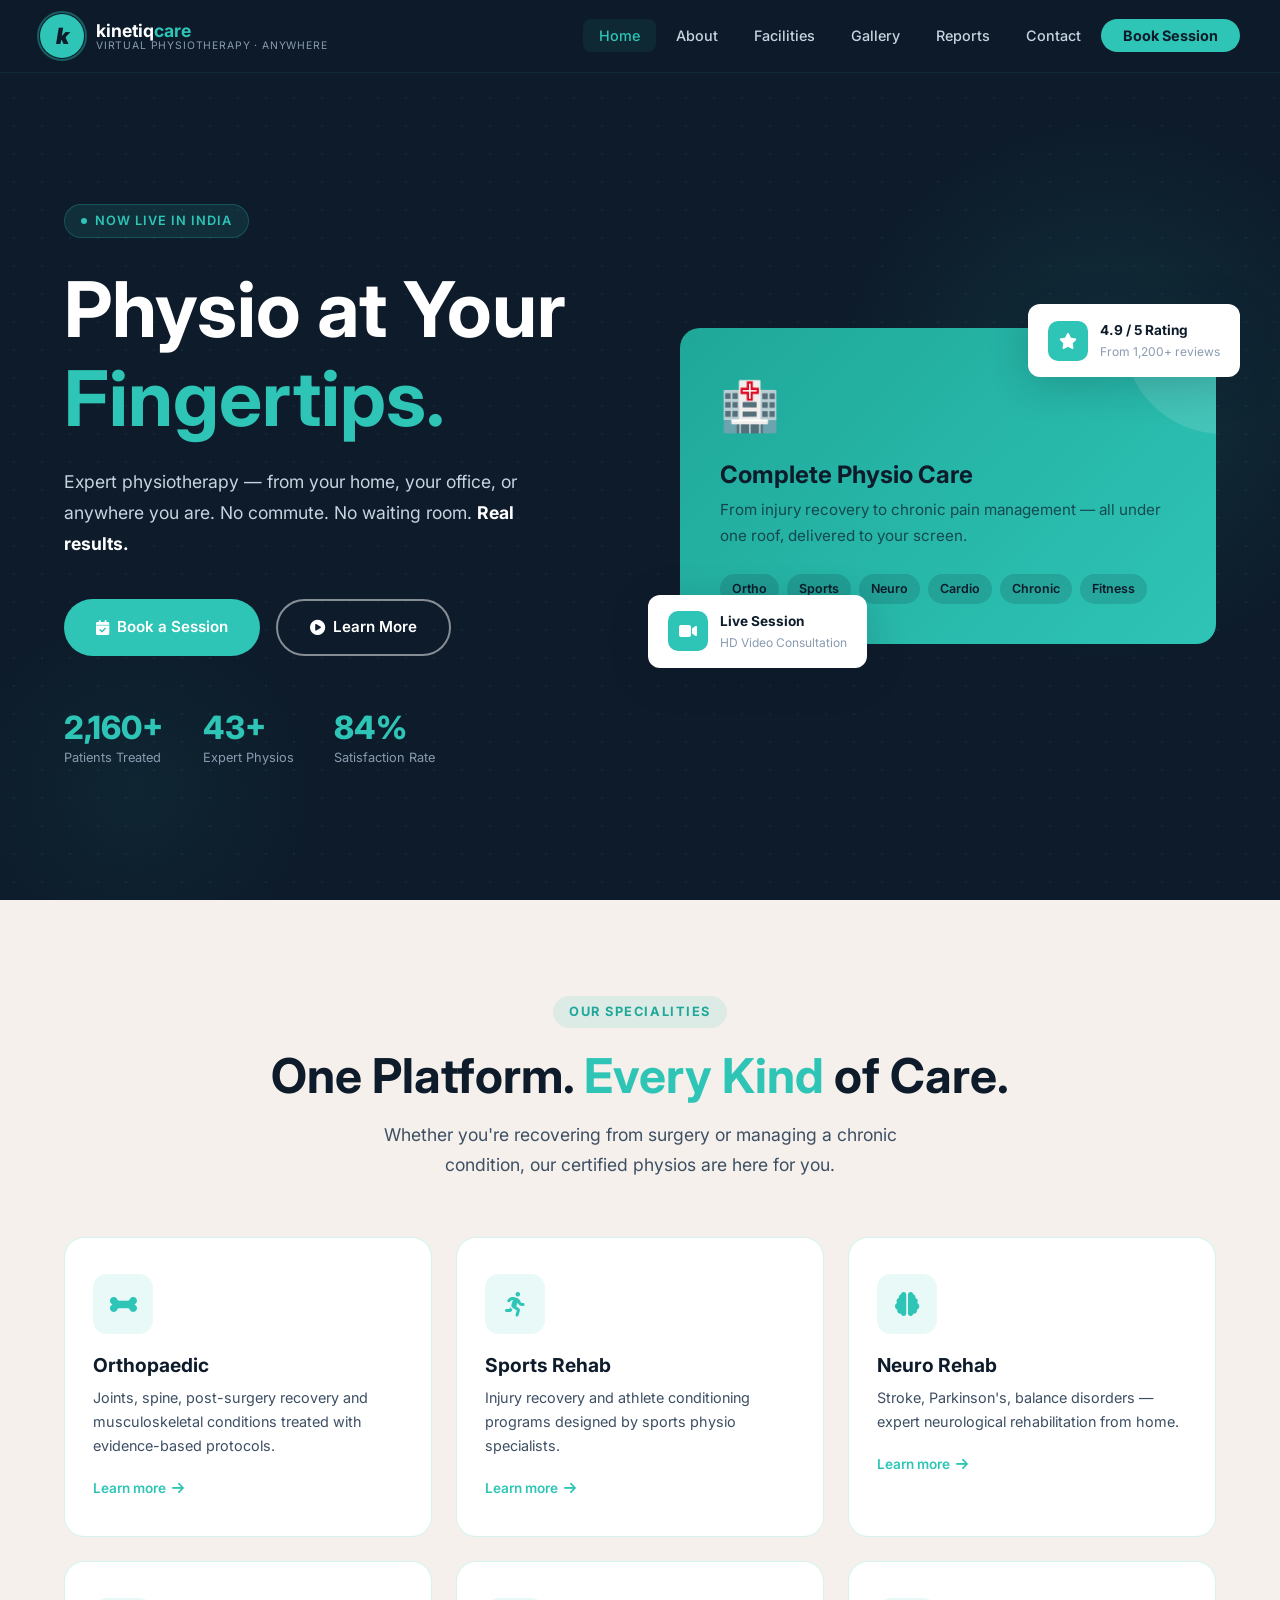
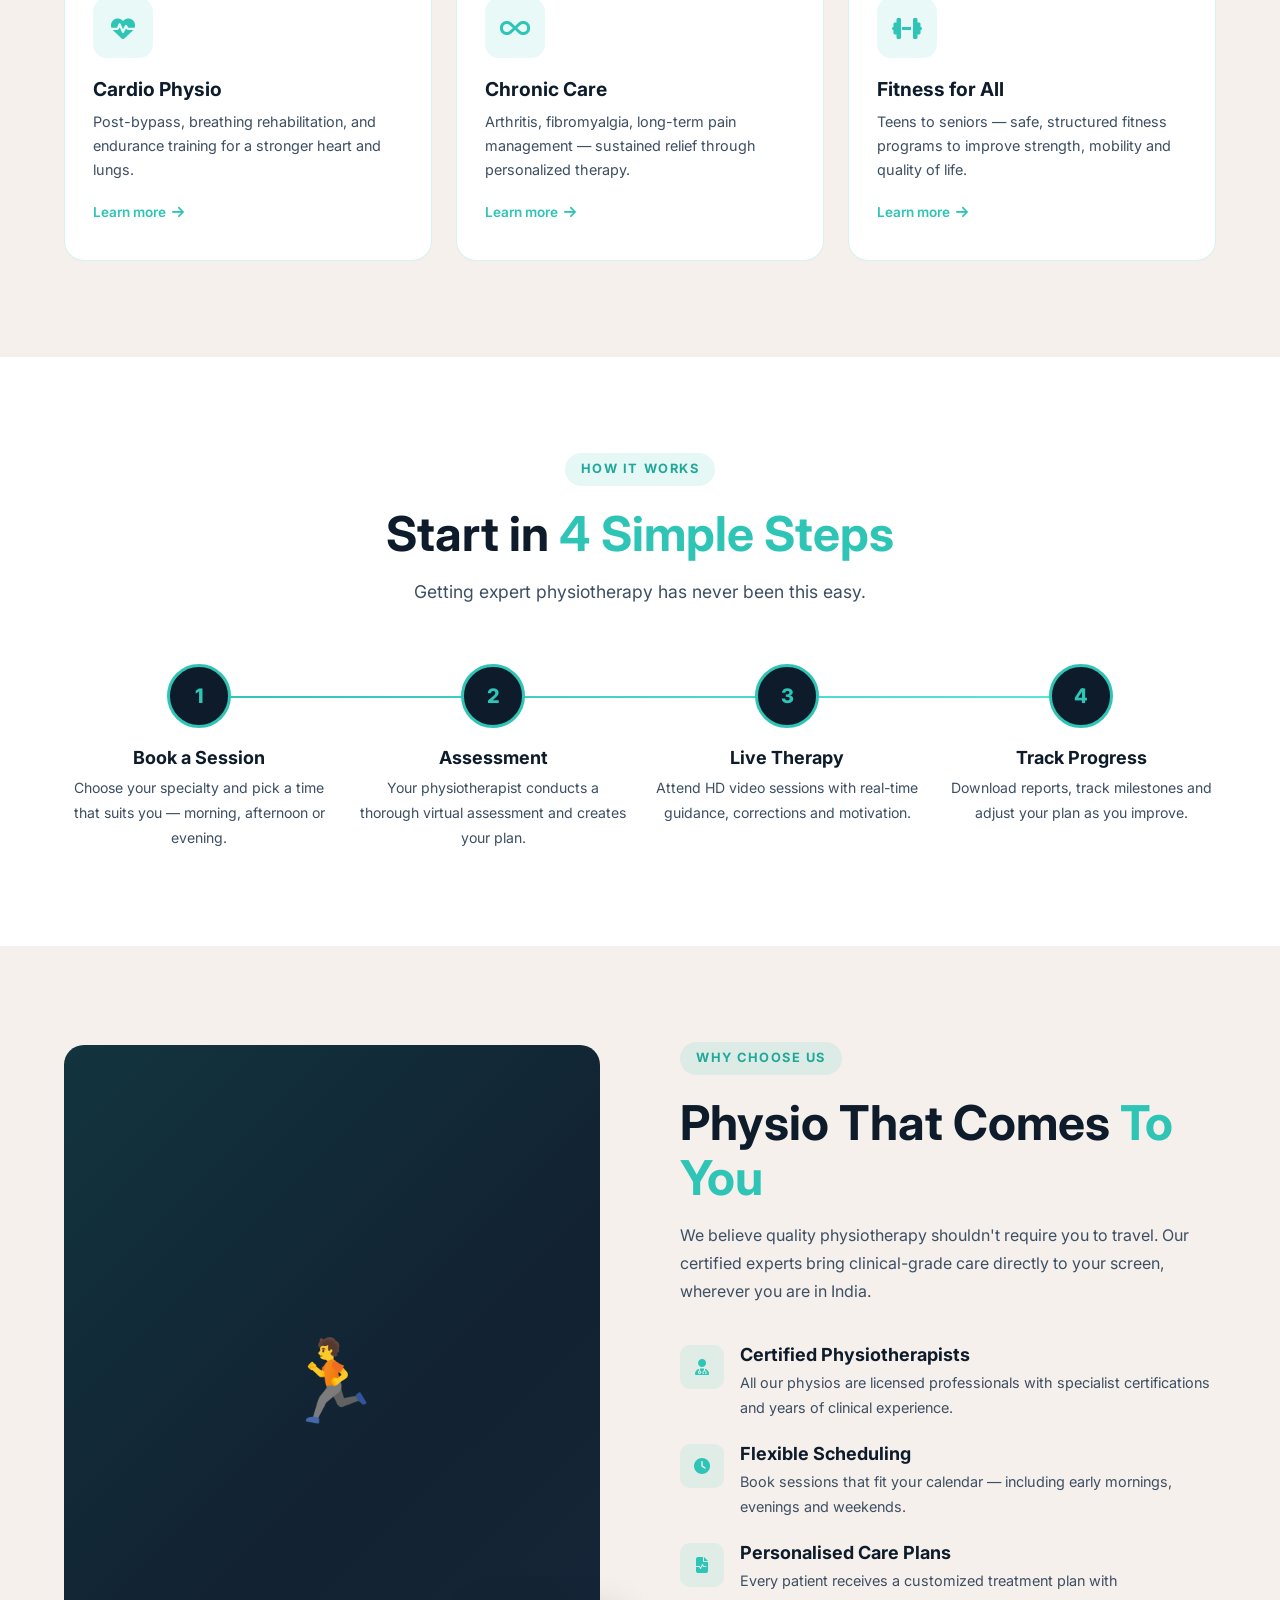
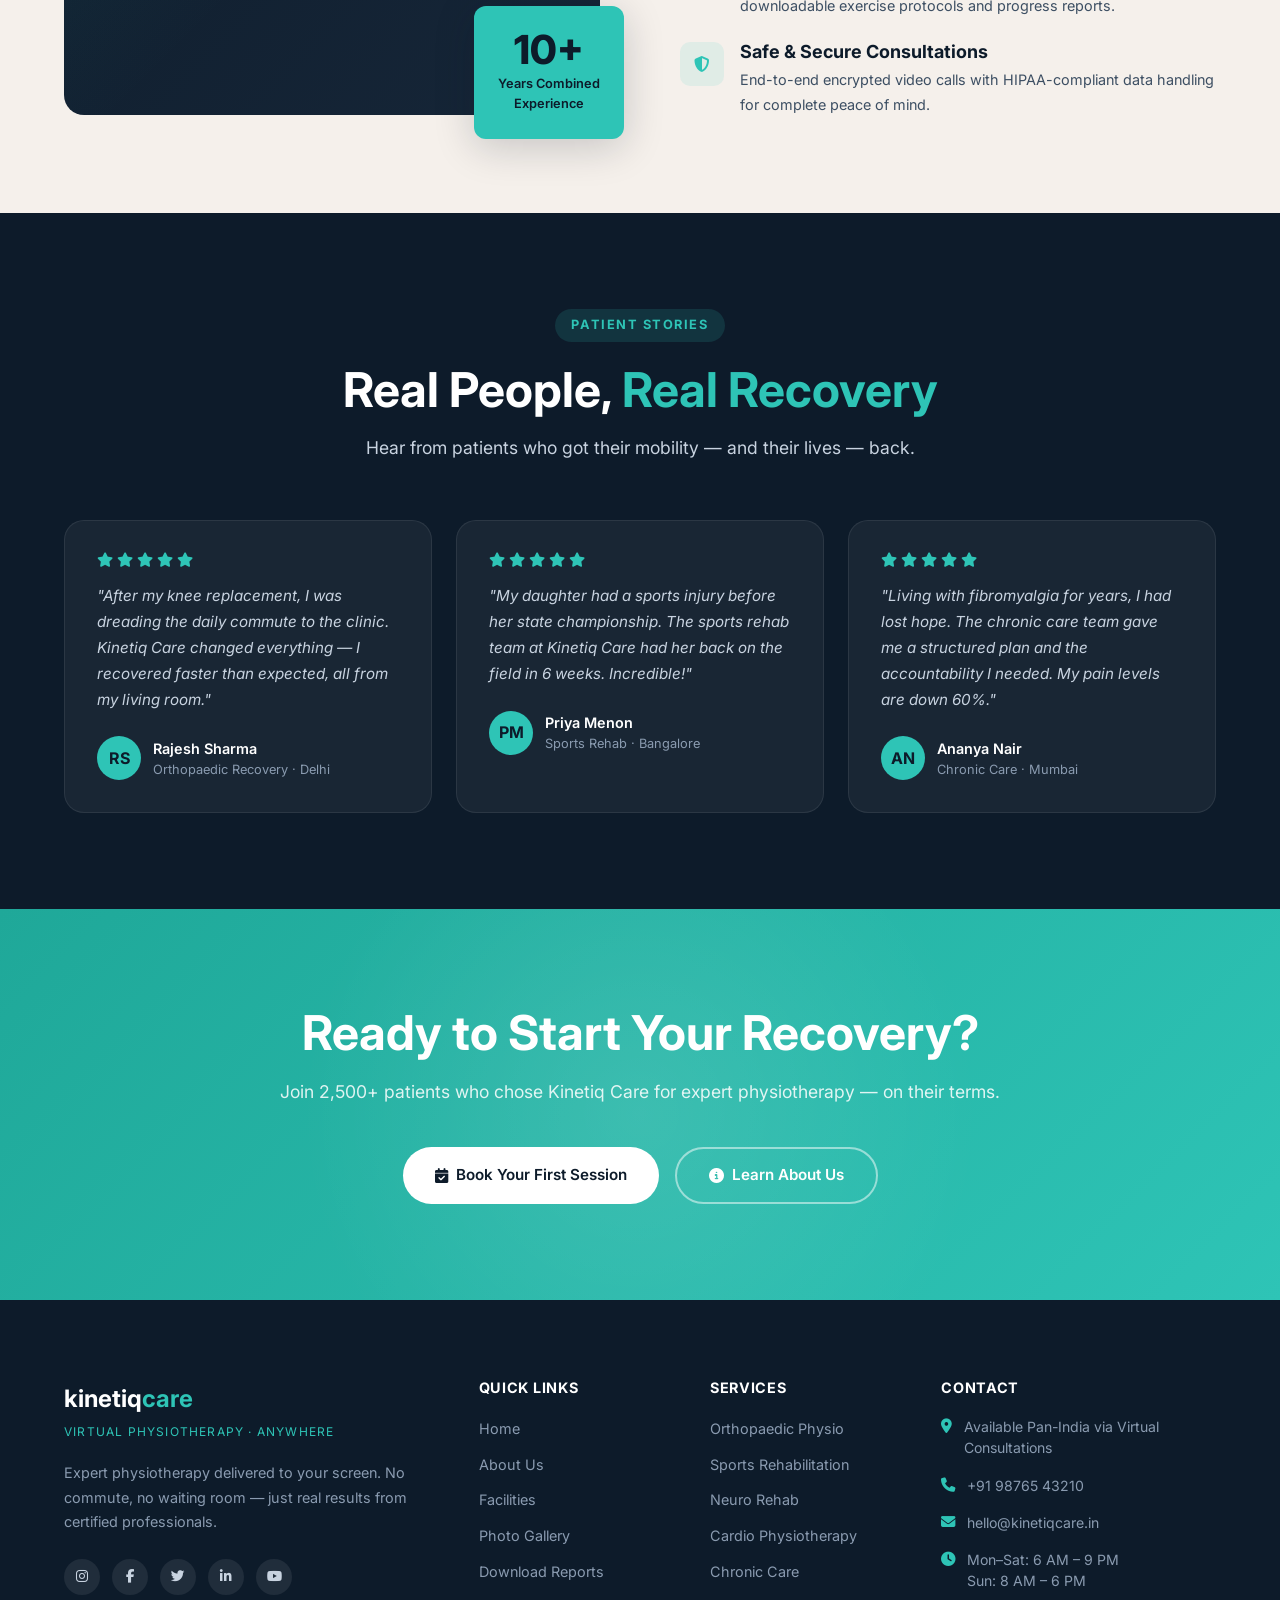
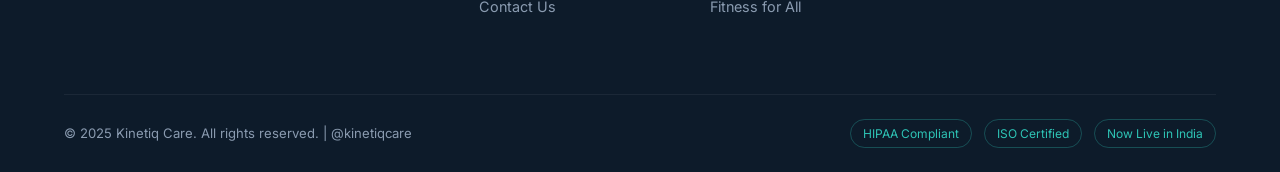
<file: index.html>
<!DOCTYPE html>
<html lang="en">
<head>
  <meta charset="UTF-8" />
  <meta name="viewport" content="width=device-width, initial-scale=1.0" />
  <title>Kinetiq Care — Virtual Physiotherapy, Anywhere</title>
  <meta name="description" content="Expert physiotherapy from your home, office, or anywhere you are. Ortho, Sports, Neuro, Cardio, Chronic & Fitness care — now live in India." />
  <link rel="stylesheet" href="css/style.css" />
  <link rel="preconnect" href="https://fonts.googleapis.com" />
  <link href="https://fonts.googleapis.com/css2?family=Inter:wght@400;500;600;700;800;900&display=swap" rel="stylesheet" />
  <link rel="stylesheet" href="https://cdnjs.cloudflare.com/ajax/libs/font-awesome/6.5.0/css/all.min.css" />
</head>
<body>

  <!-- NAVBAR -->
  <nav class="navbar">
    <div class="nav-inner">
      <a href="index.html" class="nav-logo">
        <div class="logo-icon">k</div>
        <div class="logo-text">
          <span class="brand-name">kinetiq<span>care</span></span>
          <span class="brand-tagline">Virtual Physiotherapy · Anywhere</span>
        </div>
      </a>
      <ul class="nav-links">
        <li><a href="index.html" class="active">Home</a></li>
        <li><a href="about.html">About</a></li>
        <li><a href="facilities.html">Facilities</a></li>
        <li><a href="gallery.html">Gallery</a></li>
        <li><a href="reports.html">Reports</a></li>
        <li><a href="contact.html">Contact</a></li>
        <li><a href="contact.html" class="nav-cta">Book Session</a></li>
      </ul>
      <button class="hamburger" aria-label="Menu">
        <span></span><span></span><span></span>
      </button>
    </div>
  </nav>

  <!-- HERO -->
  <section class="hero">
    <div class="hero-bg-dots"></div>
    <div class="hero-glow"></div>
    <div class="hero-glow-2"></div>
    <div class="hero-inner">
      <div class="hero-content">
        <div class="hero-badge">
          <span class="dot"></span>
          Now Live in India
        </div>
        <h1>
          Physio at Your<br />
          <span class="line-teal">Fingertips.</span>
        </h1>
        <p class="hero-desc">
          Expert physiotherapy — from your home, your office, or anywhere you are.
          No commute. No waiting room. <strong style="color:#fff">Real results.</strong>
        </p>
        <div class="hero-actions">
          <a href="contact.html" class="btn btn-primary">
            <i class="fas fa-calendar-check"></i> Book a Session
          </a>
          <a href="about.html" class="btn btn-outline-white">
            <i class="fas fa-play-circle"></i> Learn More
          </a>
        </div>
        <div class="hero-stats">
          <div class="stat-item">
            <div class="num"><span data-target="2500" data-suffix="+">0+</span></div>
            <div class="label">Patients Treated</div>
          </div>
          <div class="stat-item">
            <div class="num"><span data-target="50" data-suffix="+">0+</span></div>
            <div class="label">Expert Physios</div>
          </div>
          <div class="stat-item">
            <div class="num"><span data-target="98" data-suffix="%">0%</span></div>
            <div class="label">Satisfaction Rate</div>
          </div>
        </div>
      </div>
      <div class="hero-visual">
        <div class="hero-card-main">
          <div class="card-icon">🏥</div>
          <h3>Complete Physio Care</h3>
          <p>From injury recovery to chronic pain management — all under one roof, delivered to your screen.</p>
          <div class="service-tags">
            <span class="service-tag">Ortho</span>
            <span class="service-tag">Sports</span>
            <span class="service-tag">Neuro</span>
            <span class="service-tag">Cardio</span>
            <span class="service-tag">Chronic</span>
            <span class="service-tag">Fitness</span>
          </div>
        </div>
        <div class="floating-card fc-1">
          <div class="fc-icon"><i class="fas fa-video"></i></div>
          <div class="fc-text">
            <div class="fc-title">Live Session</div>
            <div class="fc-sub">HD Video Consultation</div>
          </div>
        </div>
        <div class="floating-card fc-2">
          <div class="fc-icon"><i class="fas fa-star"></i></div>
          <div class="fc-text">
            <div class="fc-title">4.9 / 5 Rating</div>
            <div class="fc-sub">From 1,200+ reviews</div>
          </div>
        </div>
      </div>
    </div>
  </section>

  <!-- SERVICES SECTION -->
  <section class="section-pad" style="background: var(--cream);">
    <div class="container">
      <div class="text-center">
        <span class="section-label">Our Specialities</span>
        <h2 class="section-title">One Platform. <span class="teal">Every Kind</span> of Care.</h2>
        <p class="section-subtitle">Whether you're recovering from surgery or managing a chronic condition, our certified physios are here for you.</p>
      </div>
      <div class="services-grid">
        <div class="service-card">
          <div class="service-icon"><i class="fas fa-bone"></i></div>
          <h3>Orthopaedic</h3>
          <p>Joints, spine, post-surgery recovery and musculoskeletal conditions treated with evidence-based protocols.</p>
          <span class="learn-more">Learn more <i class="fas fa-arrow-right"></i></span>
        </div>
        <div class="service-card">
          <div class="service-icon"><i class="fas fa-running"></i></div>
          <h3>Sports Rehab</h3>
          <p>Injury recovery and athlete conditioning programs designed by sports physio specialists.</p>
          <span class="learn-more">Learn more <i class="fas fa-arrow-right"></i></span>
        </div>
        <div class="service-card">
          <div class="service-icon"><i class="fas fa-brain"></i></div>
          <h3>Neuro Rehab</h3>
          <p>Stroke, Parkinson's, balance disorders — expert neurological rehabilitation from home.</p>
          <span class="learn-more">Learn more <i class="fas fa-arrow-right"></i></span>
        </div>
        <div class="service-card">
          <div class="service-icon"><i class="fas fa-heartbeat"></i></div>
          <h3>Cardio Physio</h3>
          <p>Post-bypass, breathing rehabilitation, and endurance training for a stronger heart and lungs.</p>
          <span class="learn-more">Learn more <i class="fas fa-arrow-right"></i></span>
        </div>
        <div class="service-card">
          <div class="service-icon"><i class="fas fa-infinity"></i></div>
          <h3>Chronic Care</h3>
          <p>Arthritis, fibromyalgia, long-term pain management — sustained relief through personalized therapy.</p>
          <span class="learn-more">Learn more <i class="fas fa-arrow-right"></i></span>
        </div>
        <div class="service-card">
          <div class="service-icon"><i class="fas fa-dumbbell"></i></div>
          <h3>Fitness for All</h3>
          <p>Teens to seniors — safe, structured fitness programs to improve strength, mobility and quality of life.</p>
          <span class="learn-more">Learn more <i class="fas fa-arrow-right"></i></span>
        </div>
      </div>
    </div>
  </section>

  <!-- HOW IT WORKS -->
  <section class="section-pad">
    <div class="container">
      <div class="text-center">
        <span class="section-label">How It Works</span>
        <h2 class="section-title">Start in <span class="teal">4 Simple Steps</span></h2>
        <p class="section-subtitle">Getting expert physiotherapy has never been this easy.</p>
      </div>
      <div class="process-steps">
        <div class="process-step">
          <div class="step-num">1</div>
          <h4>Book a Session</h4>
          <p>Choose your specialty and pick a time that suits you — morning, afternoon or evening.</p>
        </div>
        <div class="process-step">
          <div class="step-num">2</div>
          <h4>Assessment</h4>
          <p>Your physiotherapist conducts a thorough virtual assessment and creates your plan.</p>
        </div>
        <div class="process-step">
          <div class="step-num">3</div>
          <h4>Live Therapy</h4>
          <p>Attend HD video sessions with real-time guidance, corrections and motivation.</p>
        </div>
        <div class="process-step">
          <div class="step-num">4</div>
          <h4>Track Progress</h4>
          <p>Download reports, track milestones and adjust your plan as you improve.</p>
        </div>
      </div>
    </div>
  </section>

  <!-- WHY KINETIQ CARE -->
  <section class="section-pad" style="background: var(--cream);">
    <div class="container">
      <div class="features-split">
        <div class="features-image-wrap">
          <div class="img-placeholder">
            <span style="position:relative;z-index:1;font-size:5rem;">🏃</span>
          </div>
          <div class="accent-box">
            <div class="big-num">10+</div>
            <div class="small-text">Years Combined<br/>Experience</div>
          </div>
        </div>
        <div>
          <span class="section-label">Why Choose Us</span>
          <h2 class="section-title">Physio That Comes <span class="teal">To You</span></h2>
          <p>We believe quality physiotherapy shouldn't require you to travel. Our certified experts bring clinical-grade care directly to your screen, wherever you are in India.</p>
          <div class="feature-list">
            <div class="feature-item">
              <div class="fi-icon"><i class="fas fa-user-md"></i></div>
              <div>
                <h4>Certified Physiotherapists</h4>
                <p>All our physios are licensed professionals with specialist certifications and years of clinical experience.</p>
              </div>
            </div>
            <div class="feature-item">
              <div class="fi-icon"><i class="fas fa-clock"></i></div>
              <div>
                <h4>Flexible Scheduling</h4>
                <p>Book sessions that fit your calendar — including early mornings, evenings and weekends.</p>
              </div>
            </div>
            <div class="feature-item">
              <div class="fi-icon"><i class="fas fa-file-medical-alt"></i></div>
              <div>
                <h4>Personalised Care Plans</h4>
                <p>Every patient receives a customized treatment plan with downloadable exercise protocols and progress reports.</p>
              </div>
            </div>
            <div class="feature-item">
              <div class="fi-icon"><i class="fas fa-shield-alt"></i></div>
              <div>
                <h4>Safe & Secure Consultations</h4>
                <p>End-to-end encrypted video calls with HIPAA-compliant data handling for complete peace of mind.</p>
              </div>
            </div>
          </div>
        </div>
      </div>
    </div>
  </section>

  <!-- TESTIMONIALS -->
  <section class="section-pad testimonials-section">
    <div class="container">
      <div class="text-center">
        <span class="section-label" style="background:rgba(46,196,182,0.15);color:var(--teal)">Patient Stories</span>
        <h2 class="section-title">Real People, <span class="teal">Real Recovery</span></h2>
        <p class="section-subtitle">Hear from patients who got their mobility — and their lives — back.</p>
      </div>
      <div class="testimonials-grid">
        <div class="testimonial-card">
          <div class="testimonial-stars">
            <i class="fas fa-star"></i><i class="fas fa-star"></i><i class="fas fa-star"></i><i class="fas fa-star"></i><i class="fas fa-star"></i>
          </div>
          <p>"After my knee replacement, I was dreading the daily commute to the clinic. Kinetiq Care changed everything — I recovered faster than expected, all from my living room."</p>
          <div class="testimonial-author">
            <div class="author-avatar">RS</div>
            <div class="author-info">
              <div class="name">Rajesh Sharma</div>
              <div class="role">Orthopaedic Recovery · Delhi</div>
            </div>
          </div>
        </div>
        <div class="testimonial-card">
          <div class="testimonial-stars">
            <i class="fas fa-star"></i><i class="fas fa-star"></i><i class="fas fa-star"></i><i class="fas fa-star"></i><i class="fas fa-star"></i>
          </div>
          <p>"My daughter had a sports injury before her state championship. The sports rehab team at Kinetiq Care had her back on the field in 6 weeks. Incredible!"</p>
          <div class="testimonial-author">
            <div class="author-avatar">PM</div>
            <div class="author-info">
              <div class="name">Priya Menon</div>
              <div class="role">Sports Rehab · Bangalore</div>
            </div>
          </div>
        </div>
        <div class="testimonial-card">
          <div class="testimonial-stars">
            <i class="fas fa-star"></i><i class="fas fa-star"></i><i class="fas fa-star"></i><i class="fas fa-star"></i><i class="fas fa-star"></i>
          </div>
          <p>"Living with fibromyalgia for years, I had lost hope. The chronic care team gave me a structured plan and the accountability I needed. My pain levels are down 60%."</p>
          <div class="testimonial-author">
            <div class="author-avatar">AN</div>
            <div class="author-info">
              <div class="name">Ananya Nair</div>
              <div class="role">Chronic Care · Mumbai</div>
            </div>
          </div>
        </div>
      </div>
    </div>
  </section>

  <!-- CTA -->
  <section class="cta-section">
    <div class="container" style="position:relative;z-index:1;">
      <h2>Ready to Start Your Recovery?</h2>
      <p>Join 2,500+ patients who chose Kinetiq Care for expert physiotherapy — on their terms.</p>
      <div class="cta-buttons">
        <a href="contact.html" class="btn btn-white"><i class="fas fa-calendar-check"></i> Book Your First Session</a>
        <a href="about.html" class="btn btn-outline-white"><i class="fas fa-info-circle"></i> Learn About Us</a>
      </div>
    </div>
  </section>

  <!-- FOOTER -->
  <footer class="footer">
    <div class="container">
      <div class="footer-grid">
        <div class="footer-brand">
          <div class="logo-brand">kinetiq<span>care</span></div>
          <div class="tagline">Virtual Physiotherapy · Anywhere</div>
          <p>Expert physiotherapy delivered to your screen. No commute, no waiting room — just real results from certified professionals.</p>
          <div class="social-links">
            <a href="#" aria-label="Instagram"><i class="fab fa-instagram"></i></a>
            <a href="#" aria-label="Facebook"><i class="fab fa-facebook-f"></i></a>
            <a href="#" aria-label="Twitter"><i class="fab fa-twitter"></i></a>
            <a href="#" aria-label="LinkedIn"><i class="fab fa-linkedin-in"></i></a>
            <a href="#" aria-label="YouTube"><i class="fab fa-youtube"></i></a>
          </div>
        </div>
        <div class="footer-col">
          <h4>Quick Links</h4>
          <ul>
            <li><a href="index.html">Home</a></li>
            <li><a href="about.html">About Us</a></li>
            <li><a href="facilities.html">Facilities</a></li>
            <li><a href="gallery.html">Photo Gallery</a></li>
            <li><a href="reports.html">Download Reports</a></li>
            <li><a href="contact.html">Contact Us</a></li>
          </ul>
        </div>
        <div class="footer-col">
          <h4>Services</h4>
          <ul>
            <li><a href="#">Orthopaedic Physio</a></li>
            <li><a href="#">Sports Rehabilitation</a></li>
            <li><a href="#">Neuro Rehab</a></li>
            <li><a href="#">Cardio Physiotherapy</a></li>
            <li><a href="#">Chronic Care</a></li>
            <li><a href="#">Fitness for All</a></li>
          </ul>
        </div>
        <div class="footer-col">
          <h4>Contact</h4>
          <div class="footer-contact-item">
            <i class="fas fa-map-marker-alt"></i>
            <p>Available Pan-India via Virtual Consultations</p>
          </div>
          <div class="footer-contact-item">
            <i class="fas fa-phone"></i>
            <p>+91 98765 43210</p>
          </div>
          <div class="footer-contact-item">
            <i class="fas fa-envelope"></i>
            <p>hello@kinetiqcare.in</p>
          </div>
          <div class="footer-contact-item">
            <i class="fas fa-clock"></i>
            <p>Mon–Sat: 6 AM – 9 PM<br/>Sun: 8 AM – 6 PM</p>
          </div>
        </div>
      </div>
      <div class="footer-bottom">
        <p>&copy; 2025 Kinetiq Care. All rights reserved. | @kinetiqcare</p>
        <div class="badges">
          <span class="badge">HIPAA Compliant</span>
          <span class="badge">ISO Certified</span>
          <span class="badge">Now Live in India</span>
        </div>
      </div>
    </div>
  </footer>

  <script src="js/main.js"></script>
</body>
</html>
</file>
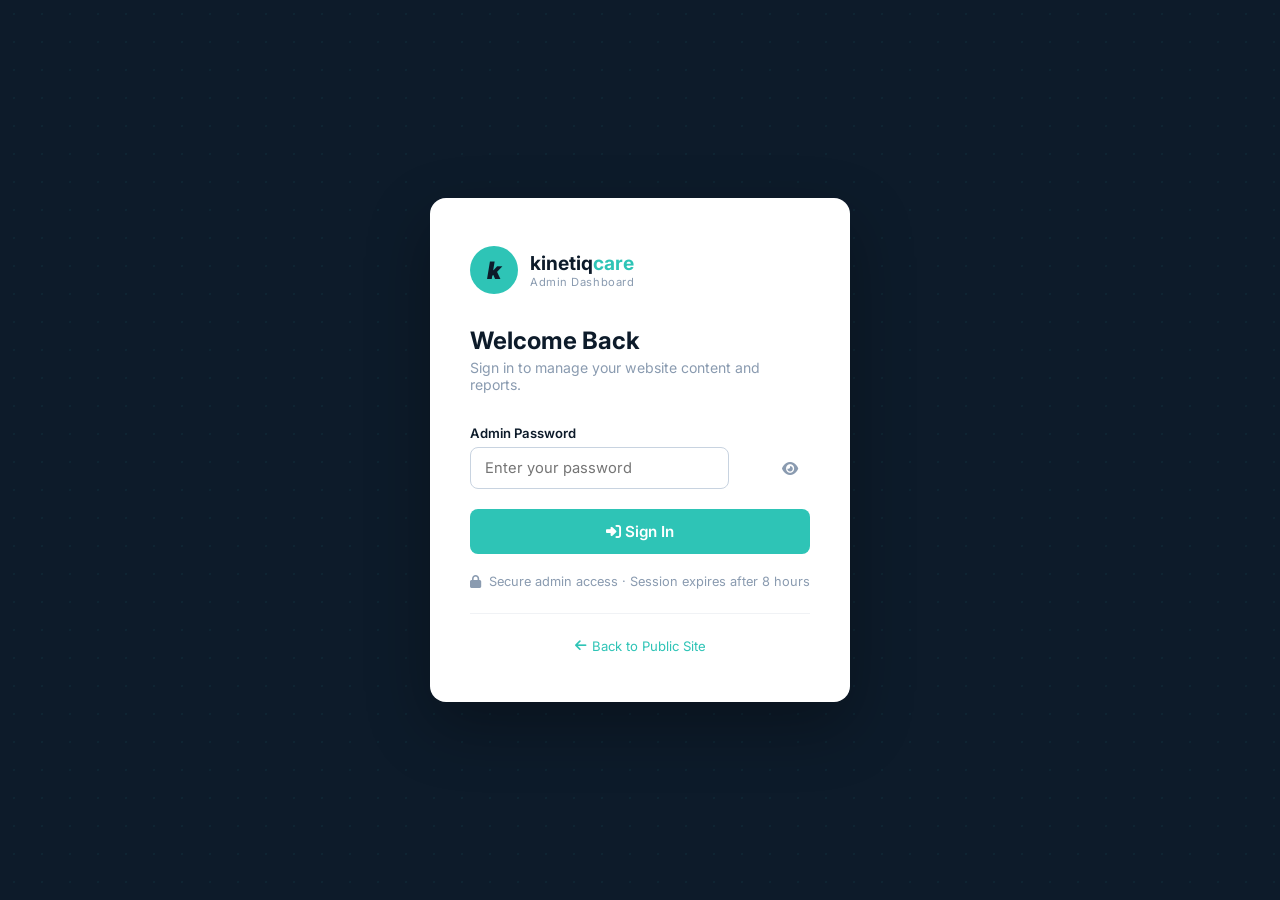
<file: admin/index.html>
<!DOCTYPE html>
<html lang="en">
<head>
  <meta charset="UTF-8" />
  <meta name="viewport" content="width=device-width, initial-scale=1.0" />
  <title>Admin Login — Kinetiq Care</title>
  <link rel="stylesheet" href="css/admin.css" />
  <link href="https://fonts.googleapis.com/css2?family=Inter:wght@400;500;600;700;800&display=swap" rel="stylesheet" />
  <link rel="stylesheet" href="https://cdnjs.cloudflare.com/ajax/libs/font-awesome/6.5.0/css/all.min.css" />
</head>
<body class="login-page">

  <div class="login-card">
    <div class="login-logo">
      <div class="l-icon">k</div>
      <div>
        <div class="l-text">kinetiq<span>care</span></div>
        <div style="font-size:0.7rem;color:var(--gray);letter-spacing:0.05em;">Admin Dashboard</div>
      </div>
    </div>

    <h2>Welcome Back</h2>
    <p class="sub">Sign in to manage your website content and reports.</p>

    <div class="login-error" id="loginError">
      <i class="fas fa-exclamation-circle"></i>
      <span id="errorMsg">Incorrect password. Please try again.</span>
    </div>

    <form id="loginForm">
      <div class="form-group">
        <label for="password">Admin Password</label>
        <div style="position:relative;">
          <input type="password" id="password" placeholder="Enter your password" autocomplete="current-password" required />
          <button type="button" id="togglePw" style="position:absolute;right:12px;top:50%;transform:translateY(-50%);background:none;border:none;color:var(--gray);cursor:pointer;font-size:0.9rem;">
            <i class="fas fa-eye"></i>
          </button>
        </div>
      </div>
      <button type="submit" class="btn-login" id="loginBtn">
        <i class="fas fa-sign-in-alt"></i> Sign In
      </button>
    </form>

    <p class="login-hint">
      <i class="fas fa-lock" style="margin-right:4px;"></i>
      Secure admin access · Session expires after 8 hours
    </p>

    <div style="margin-top:24px;padding-top:20px;border-top:1px solid #F0F2F5;text-align:center;">
      <a href="../index.html" style="font-size:0.82rem;color:var(--teal);display:inline-flex;align-items:center;gap:6px;">
        <i class="fas fa-arrow-left"></i> Back to Public Site
      </a>
    </div>
  </div>

  <script src="js/auth.js"></script>
  <script>
    // If already logged in, redirect to dashboard
    if (KCAuth.isLoggedIn()) window.location.replace('dashboard.html');

    const form = document.getElementById('loginForm');
    const errorBox = document.getElementById('loginError');
    const errorMsg = document.getElementById('errorMsg');
    const btn = document.getElementById('loginBtn');
    let attempts = parseInt(sessionStorage.getItem('kc_attempts') || '0');

    // Toggle password visibility
    document.getElementById('togglePw').addEventListener('click', function() {
      const input = document.getElementById('password');
      const icon = this.querySelector('i');
      if (input.type === 'password') {
        input.type = 'text';
        icon.className = 'fas fa-eye-slash';
      } else {
        input.type = 'password';
        icon.className = 'fas fa-eye';
      }
    });

    form.addEventListener('submit', async (e) => {
      e.preventDefault();

      if (attempts >= 5) {
        errorBox.style.display = 'flex';
        errorMsg.textContent = 'Too many attempts. Please refresh the page to try again.';
        return;
      }

      const pw = document.getElementById('password').value;
      btn.disabled = true;
      btn.innerHTML = '<i class="fas fa-spinner fa-spin"></i> Signing in...';

      const ok = await KCAuth.login(pw);
      if (ok) {
        sessionStorage.removeItem('kc_attempts');
        btn.innerHTML = '<i class="fas fa-check"></i> Success!';
        btn.style.background = '#10B981';
        setTimeout(() => window.location.replace('dashboard.html'), 600);
      } else {
        attempts++;
        sessionStorage.setItem('kc_attempts', attempts);
        errorBox.style.display = 'flex';
        errorMsg.textContent = attempts >= 5
          ? 'Too many attempts. Refresh the page to try again.'
          : `Incorrect password. ${5 - attempts} attempt(s) remaining.`;
        btn.disabled = false;
        btn.innerHTML = '<i class="fas fa-sign-in-alt"></i> Sign In';
        document.getElementById('password').value = '';
        document.getElementById('password').focus();
      }
    });
  </script>
</body>
</html>
</file>
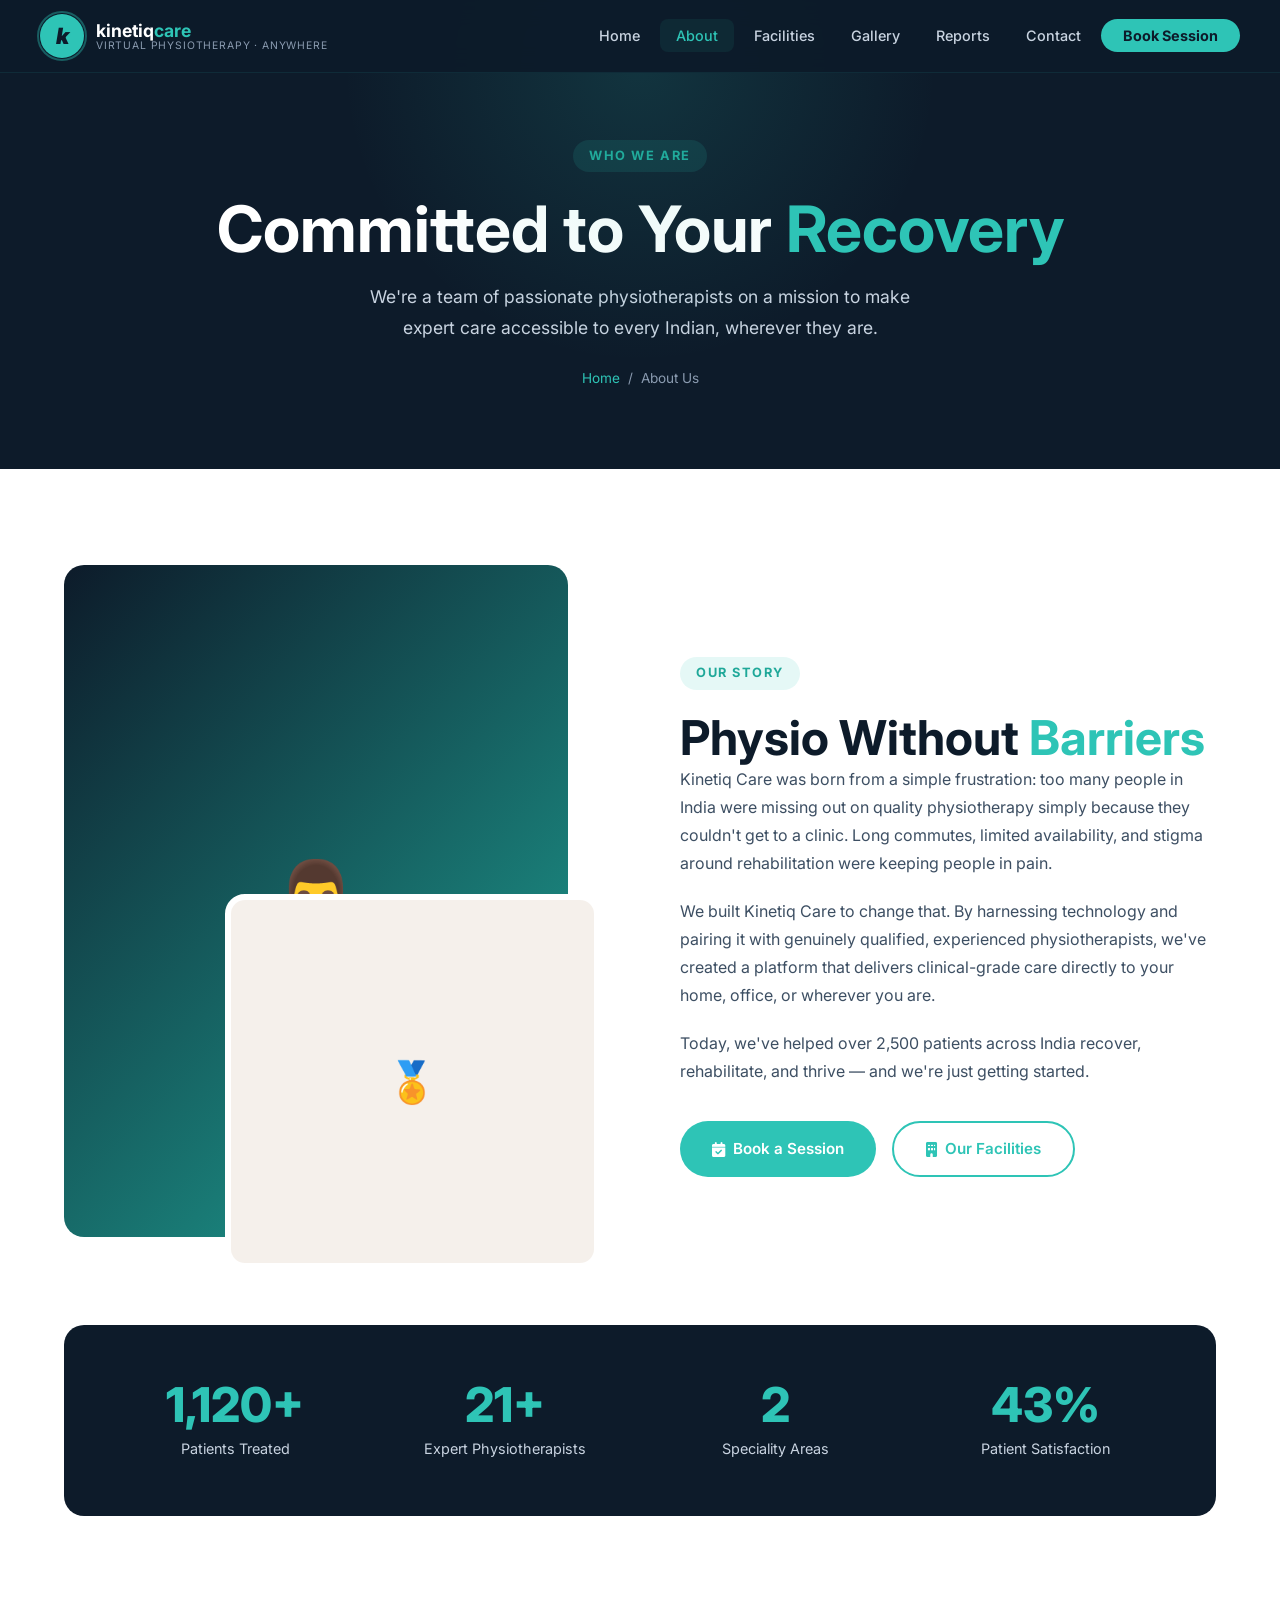
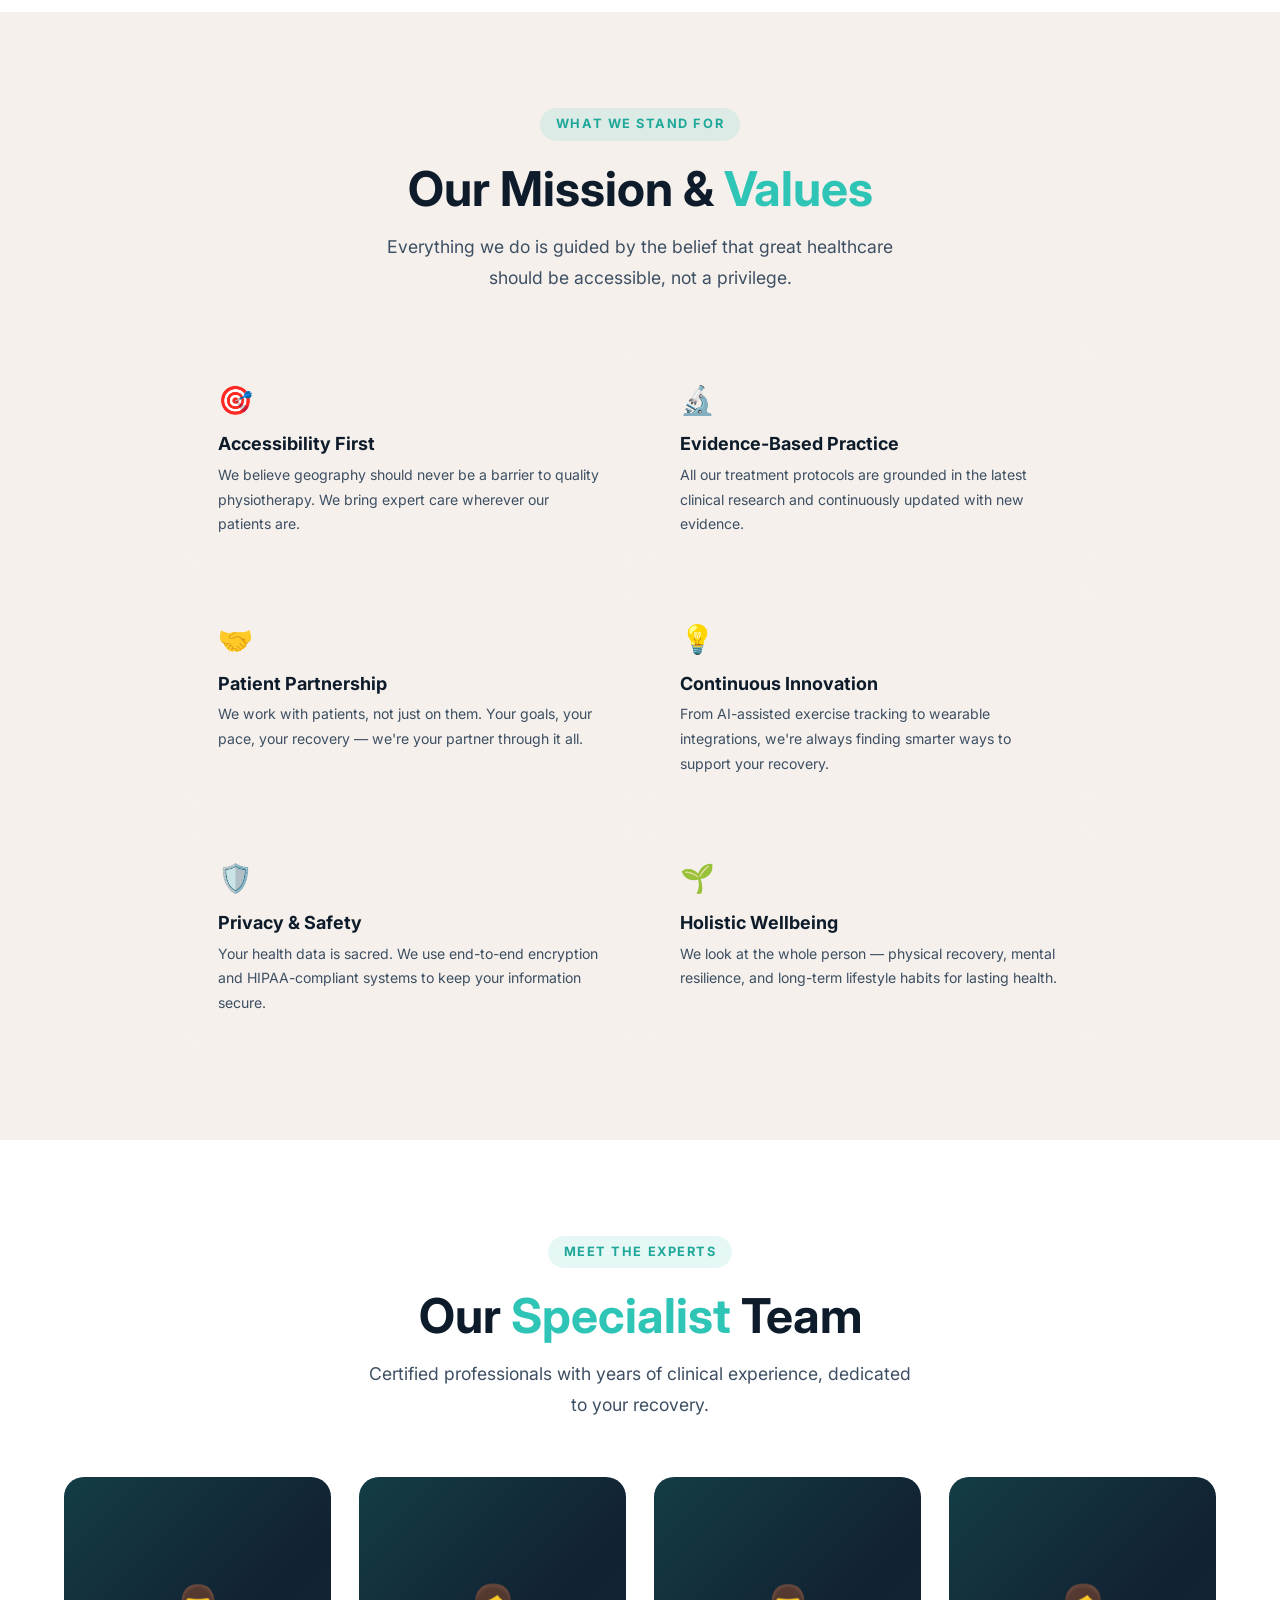
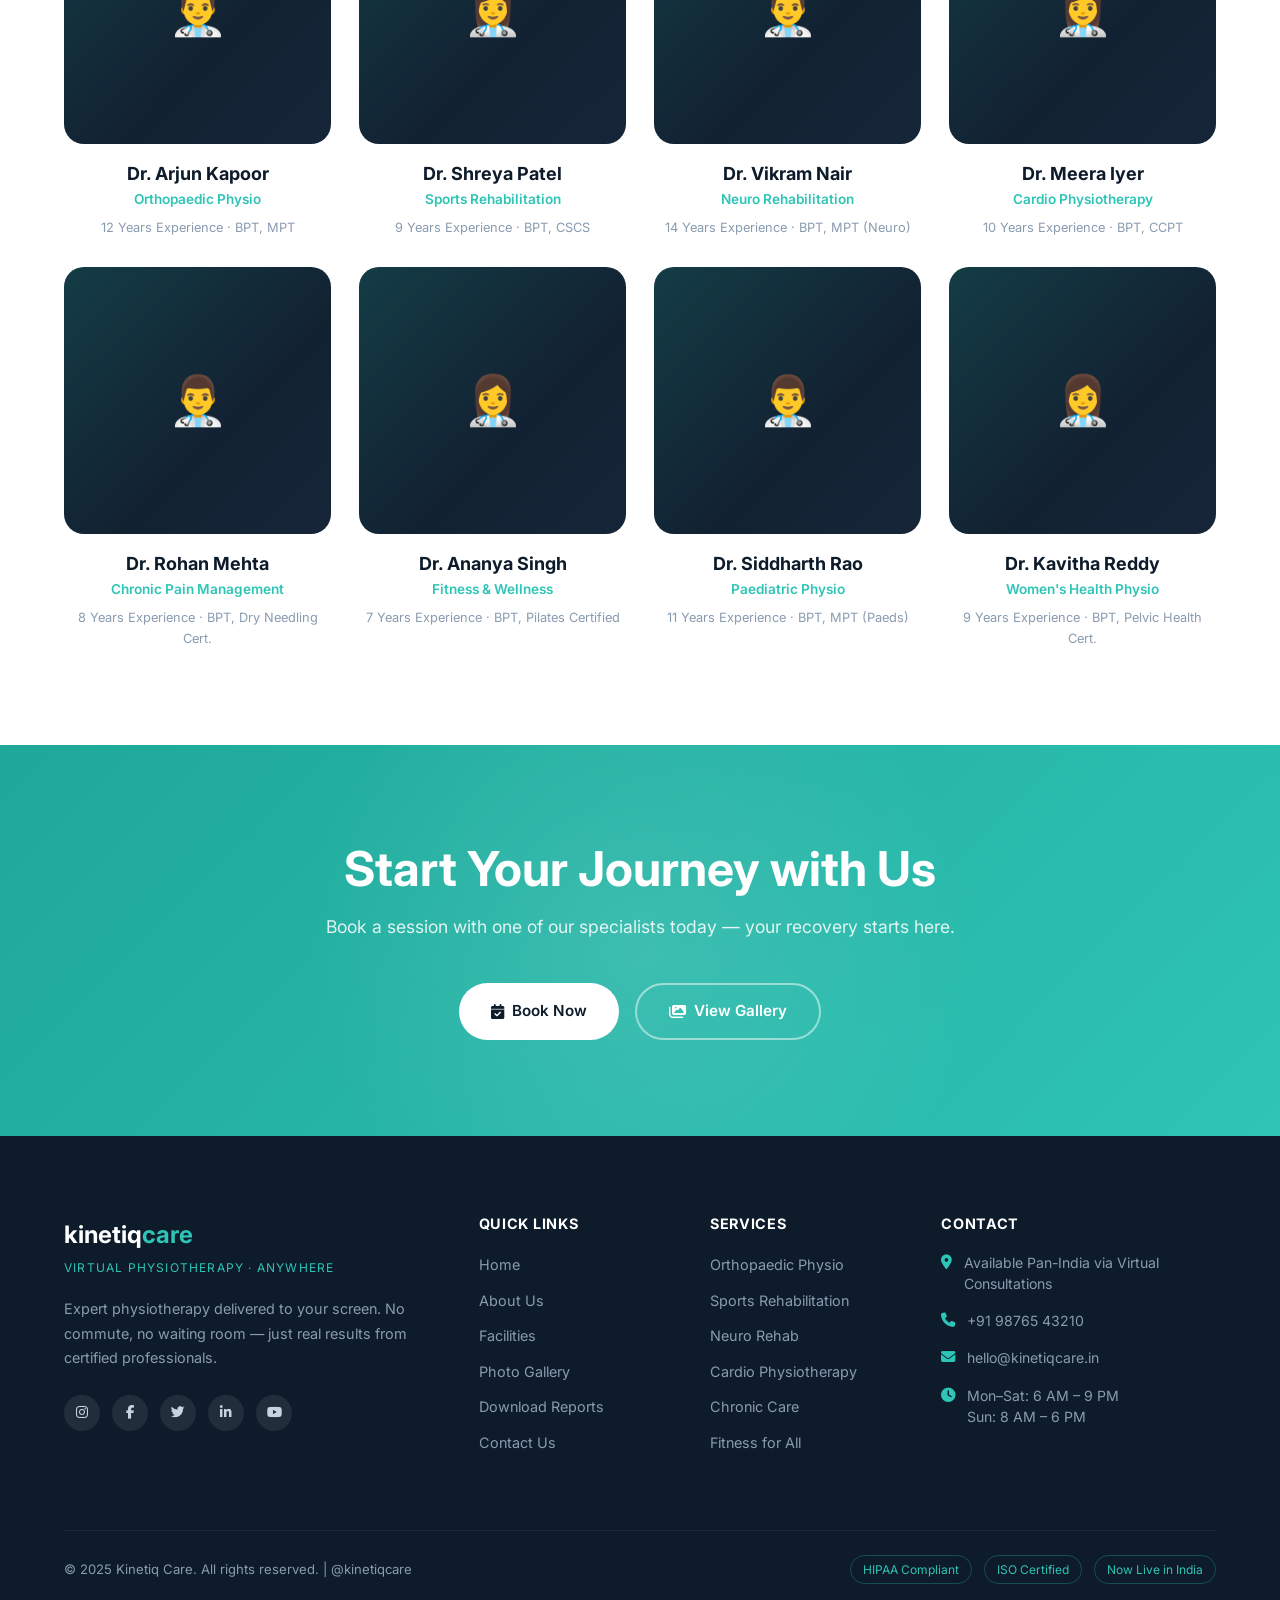
<file: about.html>
<!DOCTYPE html>
<html lang="en">
<head>
  <meta charset="UTF-8" />
  <meta name="viewport" content="width=device-width, initial-scale=1.0" />
  <title>About Us — Kinetiq Care</title>
  <meta name="description" content="Learn about Kinetiq Care's mission, team of certified physiotherapists, and our commitment to delivering expert virtual physiotherapy across India." />
  <link rel="stylesheet" href="css/style.css" />
  <link rel="preconnect" href="https://fonts.googleapis.com" />
  <link href="https://fonts.googleapis.com/css2?family=Inter:wght@400;500;600;700;800;900&display=swap" rel="stylesheet" />
  <link rel="stylesheet" href="https://cdnjs.cloudflare.com/ajax/libs/font-awesome/6.5.0/css/all.min.css" />
</head>
<body>

  <!-- NAVBAR -->
  <nav class="navbar">
    <div class="nav-inner">
      <a href="index.html" class="nav-logo">
        <div class="logo-icon">k</div>
        <div class="logo-text">
          <span class="brand-name">kinetiq<span>care</span></span>
          <span class="brand-tagline">Virtual Physiotherapy · Anywhere</span>
        </div>
      </a>
      <ul class="nav-links">
        <li><a href="index.html">Home</a></li>
        <li><a href="about.html" class="active">About</a></li>
        <li><a href="facilities.html">Facilities</a></li>
        <li><a href="gallery.html">Gallery</a></li>
        <li><a href="reports.html">Reports</a></li>
        <li><a href="contact.html">Contact</a></li>
        <li><a href="contact.html" class="nav-cta">Book Session</a></li>
      </ul>
      <button class="hamburger" aria-label="Menu">
        <span></span><span></span><span></span>
      </button>
    </div>
  </nav>

  <!-- PAGE HERO -->
  <section class="page-hero">
    <span class="section-label">Who We Are</span>
    <h1>Committed to Your <span>Recovery</span></h1>
    <p>We're a team of passionate physiotherapists on a mission to make expert care accessible to every Indian, wherever they are.</p>
    <div class="breadcrumb">
      <a href="index.html">Home</a>
      <span>/</span>
      <span>About Us</span>
    </div>
  </section>

  <!-- ABOUT INTRO -->
  <section class="section-pad">
    <div class="container">
      <div class="about-intro">
        <div class="about-img-stack">
          <div class="about-img-main">
            <span style="position:relative;z-index:1;font-size:5rem;">👨‍⚕️</span>
          </div>
          <div class="about-img-accent">
            <span>🏅</span>
          </div>
        </div>
        <div>
          <span class="section-label">Our Story</span>
          <h2>Physio Without <span class="teal">Barriers</span></h2>
          <p style="margin-bottom:20px;">Kinetiq Care was born from a simple frustration: too many people in India were missing out on quality physiotherapy simply because they couldn't get to a clinic. Long commutes, limited availability, and stigma around rehabilitation were keeping people in pain.</p>
          <p style="margin-bottom:20px;">We built Kinetiq Care to change that. By harnessing technology and pairing it with genuinely qualified, experienced physiotherapists, we've created a platform that delivers clinical-grade care directly to your home, office, or wherever you are.</p>
          <p>Today, we've helped over 2,500 patients across India recover, rehabilitate, and thrive — and we're just getting started.</p>
          <div style="margin-top:36px; display:flex; gap:16px; flex-wrap:wrap;">
            <a href="contact.html" class="btn btn-primary"><i class="fas fa-calendar-check"></i> Book a Session</a>
            <a href="facilities.html" class="btn btn-outline"><i class="fas fa-building"></i> Our Facilities</a>
          </div>
        </div>
      </div>

      <!-- Milestones -->
      <div class="milestones">
        <div class="milestone">
          <div class="big" data-target="2500" data-suffix="+">0</div>
          <div class="label">Patients Treated</div>
        </div>
        <div class="milestone">
          <div class="big" data-target="50" data-suffix="+">0</div>
          <div class="label">Expert Physiotherapists</div>
        </div>
        <div class="milestone">
          <div class="big" data-target="6" data-suffix="">0</div>
          <div class="label">Speciality Areas</div>
        </div>
        <div class="milestone">
          <div class="big" data-target="98" data-suffix="%">0</div>
          <div class="label">Patient Satisfaction</div>
        </div>
      </div>
    </div>
  </section>

  <!-- MISSION & VALUES -->
  <section class="section-pad" style="background:var(--cream);">
    <div class="container">
      <div class="text-center">
        <span class="section-label">What We Stand For</span>
        <h2 class="section-title">Our Mission & <span class="teal">Values</span></h2>
        <p class="section-subtitle">Everything we do is guided by the belief that great healthcare should be accessible, not a privilege.</p>
      </div>
      <div class="values-grid" style="max-width:900px;margin:0 auto;">
        <div class="value-card">
          <div class="v-icon">🎯</div>
          <h4>Accessibility First</h4>
          <p>We believe geography should never be a barrier to quality physiotherapy. We bring expert care wherever our patients are.</p>
        </div>
        <div class="value-card">
          <div class="v-icon">🔬</div>
          <h4>Evidence-Based Practice</h4>
          <p>All our treatment protocols are grounded in the latest clinical research and continuously updated with new evidence.</p>
        </div>
        <div class="value-card">
          <div class="v-icon">🤝</div>
          <h4>Patient Partnership</h4>
          <p>We work with patients, not just on them. Your goals, your pace, your recovery — we're your partner through it all.</p>
        </div>
        <div class="value-card">
          <div class="v-icon">💡</div>
          <h4>Continuous Innovation</h4>
          <p>From AI-assisted exercise tracking to wearable integrations, we're always finding smarter ways to support your recovery.</p>
        </div>
        <div class="value-card">
          <div class="v-icon">🛡️</div>
          <h4>Privacy & Safety</h4>
          <p>Your health data is sacred. We use end-to-end encryption and HIPAA-compliant systems to keep your information secure.</p>
        </div>
        <div class="value-card">
          <div class="v-icon">🌱</div>
          <h4>Holistic Wellbeing</h4>
          <p>We look at the whole person — physical recovery, mental resilience, and long-term lifestyle habits for lasting health.</p>
        </div>
      </div>
    </div>
  </section>

  <!-- TEAM SECTION -->
  <section class="section-pad">
    <div class="container">
      <div class="text-center">
        <span class="section-label">Meet the Experts</span>
        <h2 class="section-title">Our <span class="teal">Specialist</span> Team</h2>
        <p class="section-subtitle">Certified professionals with years of clinical experience, dedicated to your recovery.</p>
      </div>
      <div class="team-grid">
        <div class="team-card">
          <div class="team-avatar"><span style="position:relative;z-index:1;font-size:3rem;">👨‍⚕️</span></div>
          <h4>Dr. Arjun Kapoor</h4>
          <div class="specialty">Orthopaedic Physio</div>
          <div class="exp">12 Years Experience · BPT, MPT</div>
        </div>
        <div class="team-card">
          <div class="team-avatar"><span style="position:relative;z-index:1;font-size:3rem;">👩‍⚕️</span></div>
          <h4>Dr. Shreya Patel</h4>
          <div class="specialty">Sports Rehabilitation</div>
          <div class="exp">9 Years Experience · BPT, CSCS</div>
        </div>
        <div class="team-card">
          <div class="team-avatar"><span style="position:relative;z-index:1;font-size:3rem;">👨‍⚕️</span></div>
          <h4>Dr. Vikram Nair</h4>
          <div class="specialty">Neuro Rehabilitation</div>
          <div class="exp">14 Years Experience · BPT, MPT (Neuro)</div>
        </div>
        <div class="team-card">
          <div class="team-avatar"><span style="position:relative;z-index:1;font-size:3rem;">👩‍⚕️</span></div>
          <h4>Dr. Meera Iyer</h4>
          <div class="specialty">Cardio Physiotherapy</div>
          <div class="exp">10 Years Experience · BPT, CCPT</div>
        </div>
        <div class="team-card">
          <div class="team-avatar"><span style="position:relative;z-index:1;font-size:3rem;">👨‍⚕️</span></div>
          <h4>Dr. Rohan Mehta</h4>
          <div class="specialty">Chronic Pain Management</div>
          <div class="exp">8 Years Experience · BPT, Dry Needling Cert.</div>
        </div>
        <div class="team-card">
          <div class="team-avatar"><span style="position:relative;z-index:1;font-size:3rem;">👩‍⚕️</span></div>
          <h4>Dr. Ananya Singh</h4>
          <div class="specialty">Fitness & Wellness</div>
          <div class="exp">7 Years Experience · BPT, Pilates Certified</div>
        </div>
        <div class="team-card">
          <div class="team-avatar"><span style="position:relative;z-index:1;font-size:3rem;">👨‍⚕️</span></div>
          <h4>Dr. Siddharth Rao</h4>
          <div class="specialty">Paediatric Physio</div>
          <div class="exp">11 Years Experience · BPT, MPT (Paeds)</div>
        </div>
        <div class="team-card">
          <div class="team-avatar"><span style="position:relative;z-index:1;font-size:3rem;">👩‍⚕️</span></div>
          <h4>Dr. Kavitha Reddy</h4>
          <div class="specialty">Women's Health Physio</div>
          <div class="exp">9 Years Experience · BPT, Pelvic Health Cert.</div>
        </div>
      </div>
    </div>
  </section>

  <!-- CTA -->
  <section class="cta-section">
    <div class="container" style="position:relative;z-index:1;">
      <h2>Start Your Journey with Us</h2>
      <p>Book a session with one of our specialists today — your recovery starts here.</p>
      <div class="cta-buttons">
        <a href="contact.html" class="btn btn-white"><i class="fas fa-calendar-check"></i> Book Now</a>
        <a href="gallery.html" class="btn btn-outline-white"><i class="fas fa-images"></i> View Gallery</a>
      </div>
    </div>
  </section>

  <!-- FOOTER -->
  <footer class="footer">
    <div class="container">
      <div class="footer-grid">
        <div class="footer-brand">
          <div class="logo-brand">kinetiq<span>care</span></div>
          <div class="tagline">Virtual Physiotherapy · Anywhere</div>
          <p>Expert physiotherapy delivered to your screen. No commute, no waiting room — just real results from certified professionals.</p>
          <div class="social-links">
            <a href="#"><i class="fab fa-instagram"></i></a>
            <a href="#"><i class="fab fa-facebook-f"></i></a>
            <a href="#"><i class="fab fa-twitter"></i></a>
            <a href="#"><i class="fab fa-linkedin-in"></i></a>
            <a href="#"><i class="fab fa-youtube"></i></a>
          </div>
        </div>
        <div class="footer-col">
          <h4>Quick Links</h4>
          <ul>
            <li><a href="index.html">Home</a></li>
            <li><a href="about.html">About Us</a></li>
            <li><a href="facilities.html">Facilities</a></li>
            <li><a href="gallery.html">Photo Gallery</a></li>
            <li><a href="reports.html">Download Reports</a></li>
            <li><a href="contact.html">Contact Us</a></li>
          </ul>
        </div>
        <div class="footer-col">
          <h4>Services</h4>
          <ul>
            <li><a href="#">Orthopaedic Physio</a></li>
            <li><a href="#">Sports Rehabilitation</a></li>
            <li><a href="#">Neuro Rehab</a></li>
            <li><a href="#">Cardio Physiotherapy</a></li>
            <li><a href="#">Chronic Care</a></li>
            <li><a href="#">Fitness for All</a></li>
          </ul>
        </div>
        <div class="footer-col">
          <h4>Contact</h4>
          <div class="footer-contact-item">
            <i class="fas fa-map-marker-alt"></i>
            <p>Available Pan-India via Virtual Consultations</p>
          </div>
          <div class="footer-contact-item">
            <i class="fas fa-phone"></i>
            <p>+91 98765 43210</p>
          </div>
          <div class="footer-contact-item">
            <i class="fas fa-envelope"></i>
            <p>hello@kinetiqcare.in</p>
          </div>
          <div class="footer-contact-item">
            <i class="fas fa-clock"></i>
            <p>Mon–Sat: 6 AM – 9 PM<br/>Sun: 8 AM – 6 PM</p>
          </div>
        </div>
      </div>
      <div class="footer-bottom">
        <p>&copy; 2025 Kinetiq Care. All rights reserved. | @kinetiqcare</p>
        <div class="badges">
          <span class="badge">HIPAA Compliant</span>
          <span class="badge">ISO Certified</span>
          <span class="badge">Now Live in India</span>
        </div>
      </div>
    </div>
  </footer>

  <script src="js/main.js"></script>
</body>
</html>
</file>
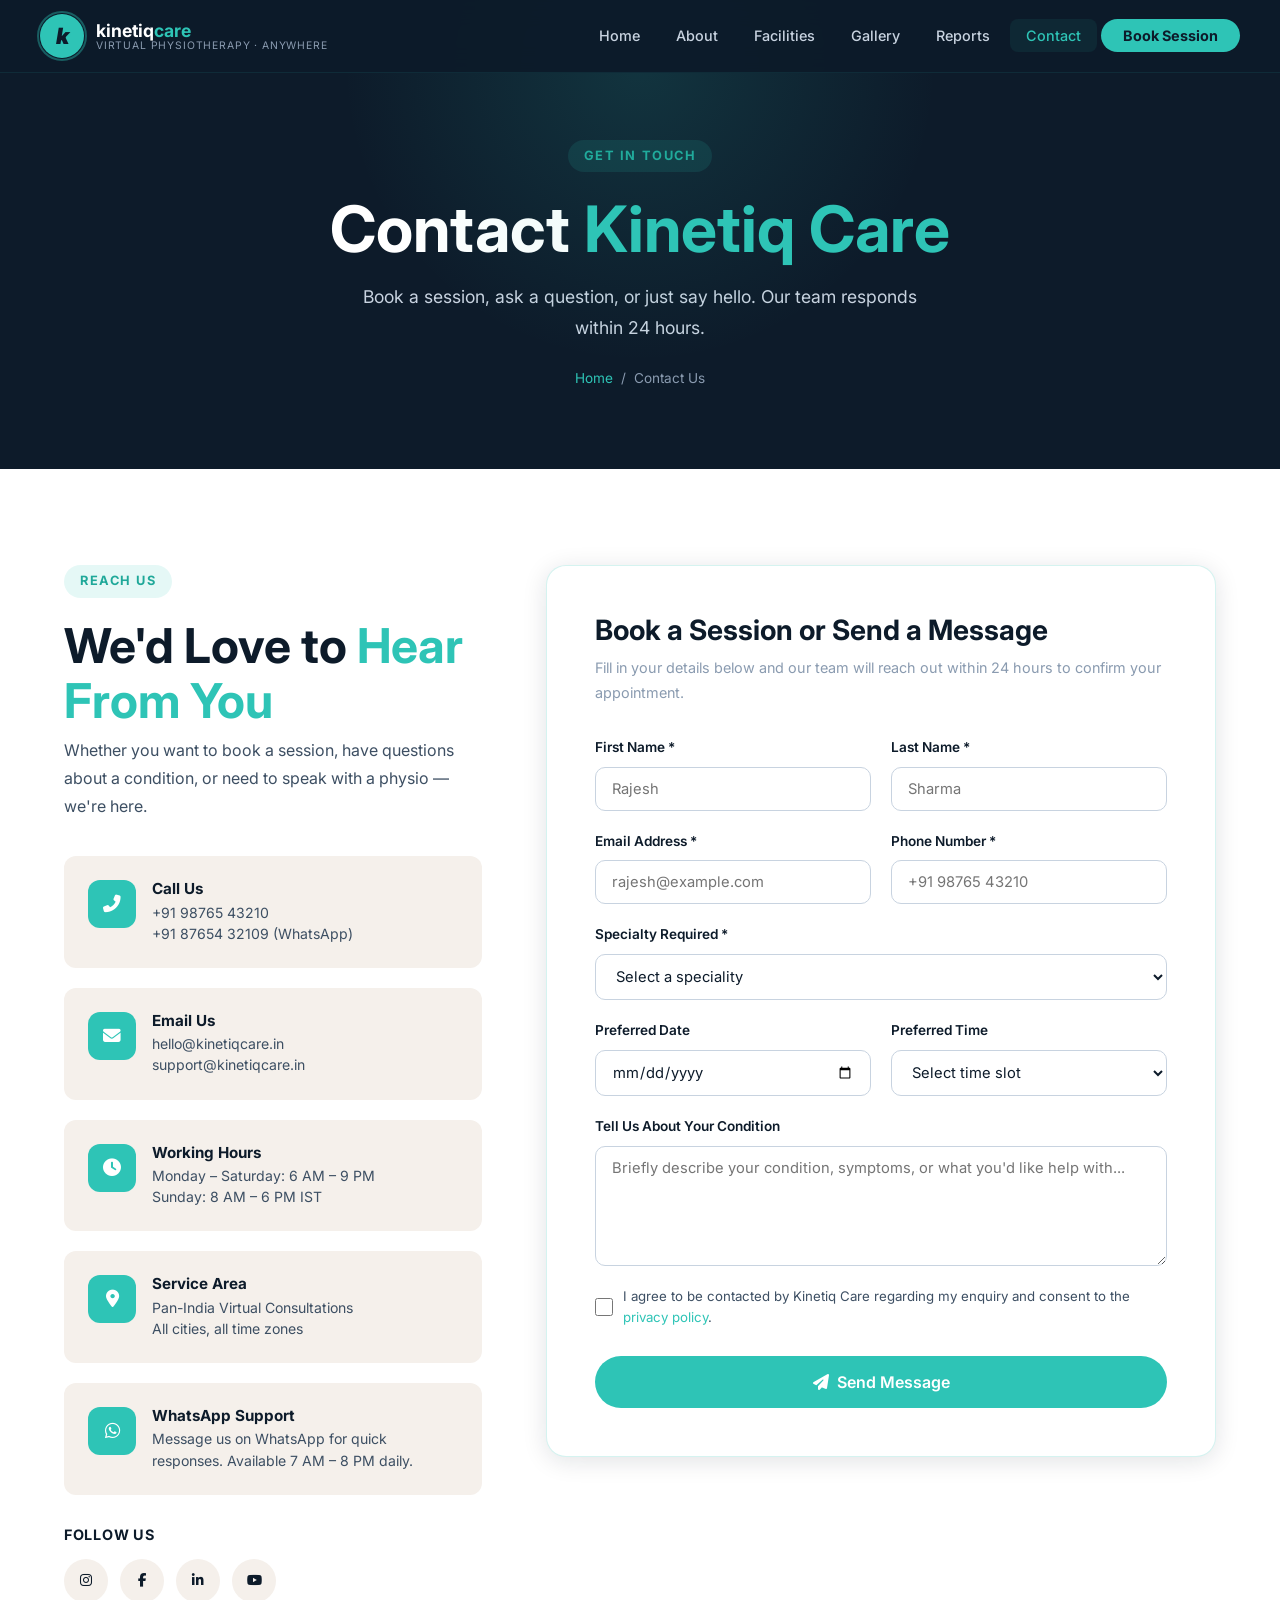
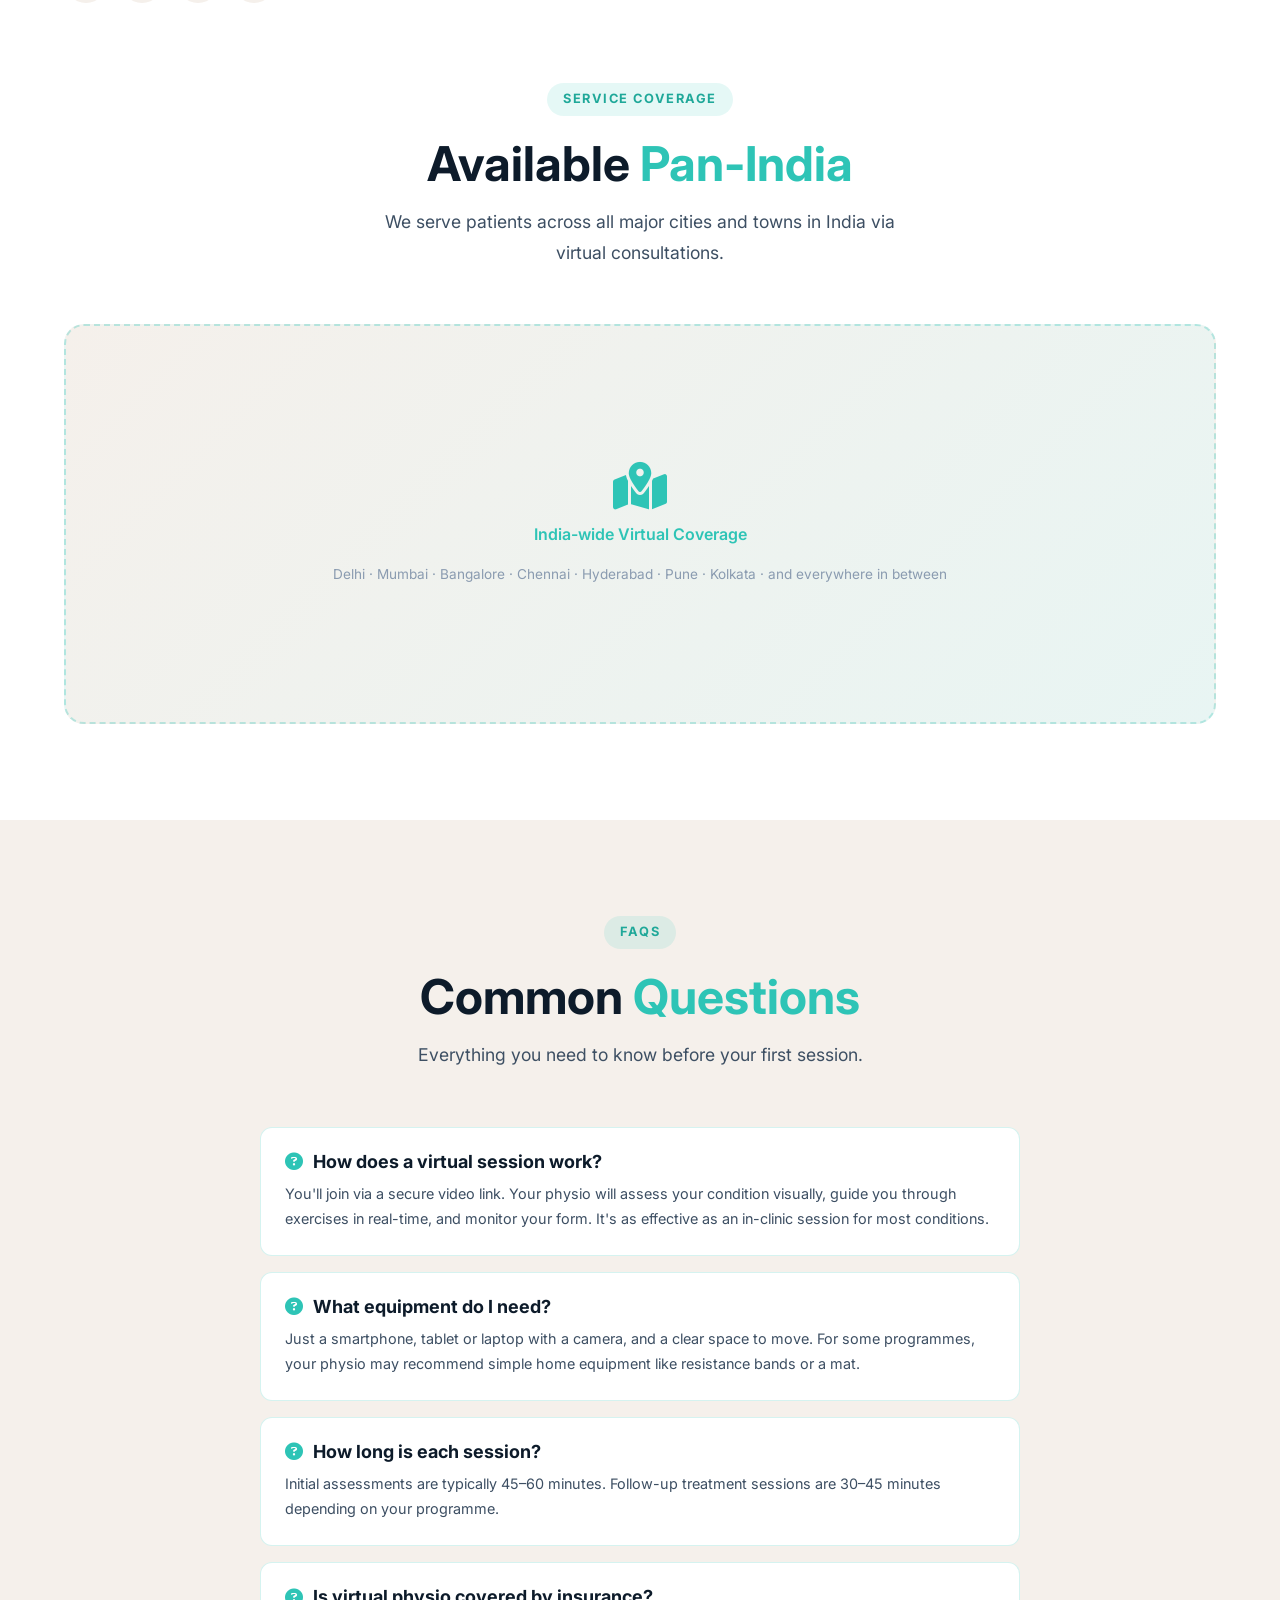
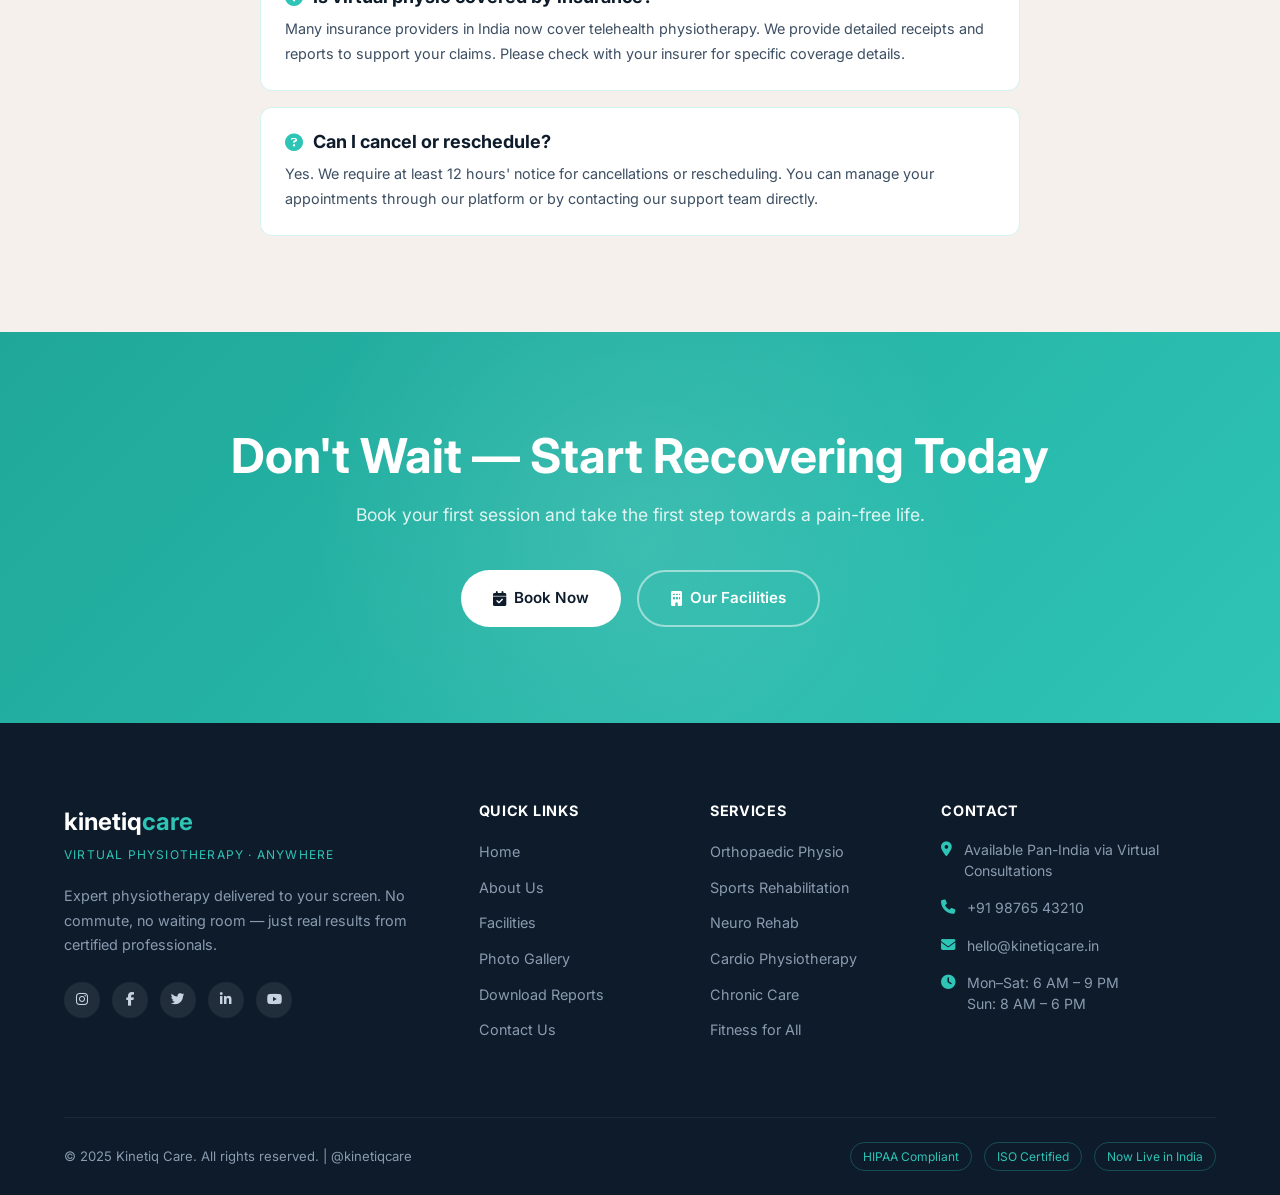
<file: contact.html>
<!DOCTYPE html>
<html lang="en">
<head>
  <meta charset="UTF-8" />
  <meta name="viewport" content="width=device-width, initial-scale=1.0" />
  <title>Contact Us — Kinetiq Care</title>
  <meta name="description" content="Book a virtual physiotherapy session or get in touch with the Kinetiq Care team. We're here to help you recover." />
  <link rel="stylesheet" href="css/style.css" />
  <link rel="preconnect" href="https://fonts.googleapis.com" />
  <link href="https://fonts.googleapis.com/css2?family=Inter:wght@400;500;600;700;800;900&display=swap" rel="stylesheet" />
  <link rel="stylesheet" href="https://cdnjs.cloudflare.com/ajax/libs/font-awesome/6.5.0/css/all.min.css" />
</head>
<body>

  <!-- NAVBAR -->
  <nav class="navbar">
    <div class="nav-inner">
      <a href="index.html" class="nav-logo">
        <div class="logo-icon">k</div>
        <div class="logo-text">
          <span class="brand-name">kinetiq<span>care</span></span>
          <span class="brand-tagline">Virtual Physiotherapy · Anywhere</span>
        </div>
      </a>
      <ul class="nav-links">
        <li><a href="index.html">Home</a></li>
        <li><a href="about.html">About</a></li>
        <li><a href="facilities.html">Facilities</a></li>
        <li><a href="gallery.html">Gallery</a></li>
        <li><a href="reports.html">Reports</a></li>
        <li><a href="contact.html" class="active">Contact</a></li>
        <li><a href="contact.html" class="nav-cta">Book Session</a></li>
      </ul>
      <button class="hamburger" aria-label="Menu">
        <span></span><span></span><span></span>
      </button>
    </div>
  </nav>

  <!-- PAGE HERO -->
  <section class="page-hero">
    <span class="section-label">Get in Touch</span>
    <h1>Contact <span>Kinetiq Care</span></h1>
    <p>Book a session, ask a question, or just say hello. Our team responds within 24 hours.</p>
    <div class="breadcrumb">
      <a href="index.html">Home</a>
      <span>/</span>
      <span>Contact Us</span>
    </div>
  </section>

  <!-- CONTACT SECTION -->
  <section class="section-pad">
    <div class="container">
      <div class="contact-grid">

        <!-- Info Cards -->
        <div>
          <span class="section-label">Reach Us</span>
          <h2 style="margin-bottom:8px;">We'd Love to <span class="teal">Hear From You</span></h2>
          <p style="color:var(--text-body);margin-bottom:36px;">Whether you want to book a session, have questions about a condition, or need to speak with a physio — we're here.</p>
          <div class="contact-info-cards">
            <div class="info-card">
              <div class="ic-icon"><i class="fas fa-phone-alt"></i></div>
              <div>
                <h4>Call Us</h4>
                <p>+91 98765 43210<br/>+91 87654 32109 (WhatsApp)</p>
              </div>
            </div>
            <div class="info-card">
              <div class="ic-icon"><i class="fas fa-envelope"></i></div>
              <div>
                <h4>Email Us</h4>
                <p>hello@kinetiqcare.in<br/>support@kinetiqcare.in</p>
              </div>
            </div>
            <div class="info-card">
              <div class="ic-icon"><i class="fas fa-clock"></i></div>
              <div>
                <h4>Working Hours</h4>
                <p>Monday – Saturday: 6 AM – 9 PM<br/>Sunday: 8 AM – 6 PM IST</p>
              </div>
            </div>
            <div class="info-card">
              <div class="ic-icon"><i class="fas fa-map-marker-alt"></i></div>
              <div>
                <h4>Service Area</h4>
                <p>Pan-India Virtual Consultations<br/>All cities, all time zones</p>
              </div>
            </div>
            <div class="info-card">
              <div class="ic-icon"><i class="fab fa-whatsapp"></i></div>
              <div>
                <h4>WhatsApp Support</h4>
                <p>Message us on WhatsApp for quick responses. Available 7 AM – 8 PM daily.</p>
              </div>
            </div>
          </div>

          <!-- Social -->
          <div style="margin-top:32px;">
            <h4 style="color:var(--navy);margin-bottom:16px;font-size:0.9rem;letter-spacing:0.05em;text-transform:uppercase;">Follow Us</h4>
            <div class="social-links" style="gap:12px;">
              <a href="#" style="background:var(--cream);color:var(--navy);width:44px;height:44px;border-radius:50%;display:flex;align-items:center;justify-content:center;transition:var(--transition);" onmouseover="this.style.background='var(--teal)';this.style.color='white'" onmouseout="this.style.background='var(--cream)';this.style.color='var(--navy)'"><i class="fab fa-instagram"></i></a>
              <a href="#" style="background:var(--cream);color:var(--navy);width:44px;height:44px;border-radius:50%;display:flex;align-items:center;justify-content:center;transition:var(--transition);" onmouseover="this.style.background='var(--teal)';this.style.color='white'" onmouseout="this.style.background='var(--cream)';this.style.color='var(--navy)'"><i class="fab fa-facebook-f"></i></a>
              <a href="#" style="background:var(--cream);color:var(--navy);width:44px;height:44px;border-radius:50%;display:flex;align-items:center;justify-content:center;transition:var(--transition);" onmouseover="this.style.background='var(--teal)';this.style.color='white'" onmouseout="this.style.background='var(--cream)';this.style.color='var(--navy)'"><i class="fab fa-linkedin-in"></i></a>
              <a href="#" style="background:var(--cream);color:var(--navy);width:44px;height:44px;border-radius:50%;display:flex;align-items:center;justify-content:center;transition:var(--transition);" onmouseover="this.style.background='var(--teal)';this.style.color='white'" onmouseout="this.style.background='var(--cream)';this.style.color='var(--navy)'"><i class="fab fa-youtube"></i></a>
            </div>
          </div>
        </div>

        <!-- Contact Form -->
        <div class="contact-form-wrap">
          <h3>Book a Session or Send a Message</h3>
          <p class="sub">Fill in your details below and our team will reach out within 24 hours to confirm your appointment.</p>
          <form class="contact-form">
            <div class="form-row">
              <div class="form-group">
                <label for="fname">First Name *</label>
                <input type="text" id="fname" name="fname" placeholder="Rajesh" required />
              </div>
              <div class="form-group">
                <label for="lname">Last Name *</label>
                <input type="text" id="lname" name="lname" placeholder="Sharma" required />
              </div>
            </div>
            <div class="form-row">
              <div class="form-group">
                <label for="email">Email Address *</label>
                <input type="email" id="email" name="email" placeholder="rajesh@example.com" required />
              </div>
              <div class="form-group">
                <label for="phone">Phone Number *</label>
                <input type="tel" id="phone" name="phone" placeholder="+91 98765 43210" required />
              </div>
            </div>
            <div class="form-group">
              <label for="service">Specialty Required *</label>
              <select id="service" name="service" required>
                <option value="" disabled selected>Select a speciality</option>
                <option>Orthopaedic Physiotherapy</option>
                <option>Sports Rehabilitation</option>
                <option>Neuro Rehabilitation</option>
                <option>Cardio Physiotherapy</option>
                <option>Chronic Care</option>
                <option>Fitness for All</option>
                <option>Not Sure — Need Assessment</option>
              </select>
            </div>
            <div class="form-row">
              <div class="form-group">
                <label for="preferred-date">Preferred Date</label>
                <input type="date" id="preferred-date" name="preferred-date" />
              </div>
              <div class="form-group">
                <label for="preferred-time">Preferred Time</label>
                <select id="preferred-time" name="preferred-time">
                  <option value="" disabled selected>Select time slot</option>
                  <option>6 AM – 8 AM (Early Morning)</option>
                  <option>8 AM – 12 PM (Morning)</option>
                  <option>12 PM – 4 PM (Afternoon)</option>
                  <option>4 PM – 7 PM (Evening)</option>
                  <option>7 PM – 9 PM (Late Evening)</option>
                </select>
              </div>
            </div>
            <div class="form-group">
              <label for="condition">Tell Us About Your Condition</label>
              <textarea id="condition" name="condition" placeholder="Briefly describe your condition, symptoms, or what you'd like help with..."></textarea>
            </div>
            <div class="form-group" style="flex-direction:row;align-items:center;gap:10px;margin-bottom:28px;">
              <input type="checkbox" id="consent" name="consent" required style="width:18px;height:18px;accent-color:var(--teal);flex-shrink:0;" />
              <label for="consent" style="font-size:0.83rem;font-weight:400;color:var(--text-body);">I agree to be contacted by Kinetiq Care regarding my enquiry and consent to the <a href="#" style="color:var(--teal);">privacy policy</a>.</label>
            </div>
            <button type="submit" class="btn btn-primary" style="width:100%;justify-content:center;font-size:1rem;padding:16px;">
              <i class="fas fa-paper-plane"></i> Send Message
            </button>
          </form>
        </div>
      </div>

      <!-- Map -->
      <div class="map-section">
        <div class="text-center" style="margin-bottom:32px;">
          <span class="section-label">Service Coverage</span>
          <h2 class="section-title">Available <span class="teal">Pan-India</span></h2>
          <p class="section-subtitle">We serve patients across all major cities and towns in India via virtual consultations.</p>
        </div>
        <div class="map-placeholder">
          <i class="fas fa-map-marked-alt"></i>
          <span>India-wide Virtual Coverage</span>
          <p style="font-size:0.85rem;color:var(--gray);font-weight:400;margin-top:4px;">Delhi · Mumbai · Bangalore · Chennai · Hyderabad · Pune · Kolkata · and everywhere in between</p>
        </div>
      </div>
    </div>
  </section>

  <!-- FAQ SECTION -->
  <section class="section-pad" style="background:var(--cream);">
    <div class="container">
      <div class="text-center">
        <span class="section-label">FAQs</span>
        <h2 class="section-title">Common <span class="teal">Questions</span></h2>
        <p class="section-subtitle">Everything you need to know before your first session.</p>
      </div>
      <div style="max-width:760px;margin:0 auto;display:flex;flex-direction:column;gap:16px;">
        <div style="background:var(--white);border-radius:var(--radius);padding:24px;border:1px solid var(--border);">
          <h4 style="color:var(--navy);margin-bottom:8px;display:flex;align-items:center;gap:10px;"><i class="fas fa-question-circle" style="color:var(--teal);"></i> How does a virtual session work?</h4>
          <p style="font-size:0.9rem;">You'll join via a secure video link. Your physio will assess your condition visually, guide you through exercises in real-time, and monitor your form. It's as effective as an in-clinic session for most conditions.</p>
        </div>
        <div style="background:var(--white);border-radius:var(--radius);padding:24px;border:1px solid var(--border);">
          <h4 style="color:var(--navy);margin-bottom:8px;display:flex;align-items:center;gap:10px;"><i class="fas fa-question-circle" style="color:var(--teal);"></i> What equipment do I need?</h4>
          <p style="font-size:0.9rem;">Just a smartphone, tablet or laptop with a camera, and a clear space to move. For some programmes, your physio may recommend simple home equipment like resistance bands or a mat.</p>
        </div>
        <div style="background:var(--white);border-radius:var(--radius);padding:24px;border:1px solid var(--border);">
          <h4 style="color:var(--navy);margin-bottom:8px;display:flex;align-items:center;gap:10px;"><i class="fas fa-question-circle" style="color:var(--teal);"></i> How long is each session?</h4>
          <p style="font-size:0.9rem;">Initial assessments are typically 45–60 minutes. Follow-up treatment sessions are 30–45 minutes depending on your programme.</p>
        </div>
        <div style="background:var(--white);border-radius:var(--radius);padding:24px;border:1px solid var(--border);">
          <h4 style="color:var(--navy);margin-bottom:8px;display:flex;align-items:center;gap:10px;"><i class="fas fa-question-circle" style="color:var(--teal);"></i> Is virtual physio covered by insurance?</h4>
          <p style="font-size:0.9rem;">Many insurance providers in India now cover telehealth physiotherapy. We provide detailed receipts and reports to support your claims. Please check with your insurer for specific coverage details.</p>
        </div>
        <div style="background:var(--white);border-radius:var(--radius);padding:24px;border:1px solid var(--border);">
          <h4 style="color:var(--navy);margin-bottom:8px;display:flex;align-items:center;gap:10px;"><i class="fas fa-question-circle" style="color:var(--teal);"></i> Can I cancel or reschedule?</h4>
          <p style="font-size:0.9rem;">Yes. We require at least 12 hours' notice for cancellations or rescheduling. You can manage your appointments through our platform or by contacting our support team directly.</p>
        </div>
      </div>
    </div>
  </section>

  <!-- CTA -->
  <section class="cta-section">
    <div class="container" style="position:relative;z-index:1;">
      <h2>Don't Wait — Start Recovering Today</h2>
      <p>Book your first session and take the first step towards a pain-free life.</p>
      <div class="cta-buttons">
        <a href="#" class="btn btn-white" onclick="window.scrollTo({top:600,behavior:'smooth'});return false;"><i class="fas fa-calendar-check"></i> Book Now</a>
        <a href="facilities.html" class="btn btn-outline-white"><i class="fas fa-building"></i> Our Facilities</a>
      </div>
    </div>
  </section>

  <!-- FOOTER -->
  <footer class="footer">
    <div class="container">
      <div class="footer-grid">
        <div class="footer-brand">
          <div class="logo-brand">kinetiq<span>care</span></div>
          <div class="tagline">Virtual Physiotherapy · Anywhere</div>
          <p>Expert physiotherapy delivered to your screen. No commute, no waiting room — just real results from certified professionals.</p>
          <div class="social-links">
            <a href="#"><i class="fab fa-instagram"></i></a>
            <a href="#"><i class="fab fa-facebook-f"></i></a>
            <a href="#"><i class="fab fa-twitter"></i></a>
            <a href="#"><i class="fab fa-linkedin-in"></i></a>
            <a href="#"><i class="fab fa-youtube"></i></a>
          </div>
        </div>
        <div class="footer-col">
          <h4>Quick Links</h4>
          <ul>
            <li><a href="index.html">Home</a></li>
            <li><a href="about.html">About Us</a></li>
            <li><a href="facilities.html">Facilities</a></li>
            <li><a href="gallery.html">Photo Gallery</a></li>
            <li><a href="reports.html">Download Reports</a></li>
            <li><a href="contact.html">Contact Us</a></li>
          </ul>
        </div>
        <div class="footer-col">
          <h4>Services</h4>
          <ul>
            <li><a href="#">Orthopaedic Physio</a></li>
            <li><a href="#">Sports Rehabilitation</a></li>
            <li><a href="#">Neuro Rehab</a></li>
            <li><a href="#">Cardio Physiotherapy</a></li>
            <li><a href="#">Chronic Care</a></li>
            <li><a href="#">Fitness for All</a></li>
          </ul>
        </div>
        <div class="footer-col">
          <h4>Contact</h4>
          <div class="footer-contact-item">
            <i class="fas fa-map-marker-alt"></i>
            <p>Available Pan-India via Virtual Consultations</p>
          </div>
          <div class="footer-contact-item">
            <i class="fas fa-phone"></i>
            <p>+91 98765 43210</p>
          </div>
          <div class="footer-contact-item">
            <i class="fas fa-envelope"></i>
            <p>hello@kinetiqcare.in</p>
          </div>
          <div class="footer-contact-item">
            <i class="fas fa-clock"></i>
            <p>Mon–Sat: 6 AM – 9 PM<br/>Sun: 8 AM – 6 PM</p>
          </div>
        </div>
      </div>
      <div class="footer-bottom">
        <p>&copy; 2025 Kinetiq Care. All rights reserved. | @kinetiqcare</p>
        <div class="badges">
          <span class="badge">HIPAA Compliant</span>
          <span class="badge">ISO Certified</span>
          <span class="badge">Now Live in India</span>
        </div>
      </div>
    </div>
  </footer>

  <script src="js/main.js"></script>
</body>
</html>
</file>
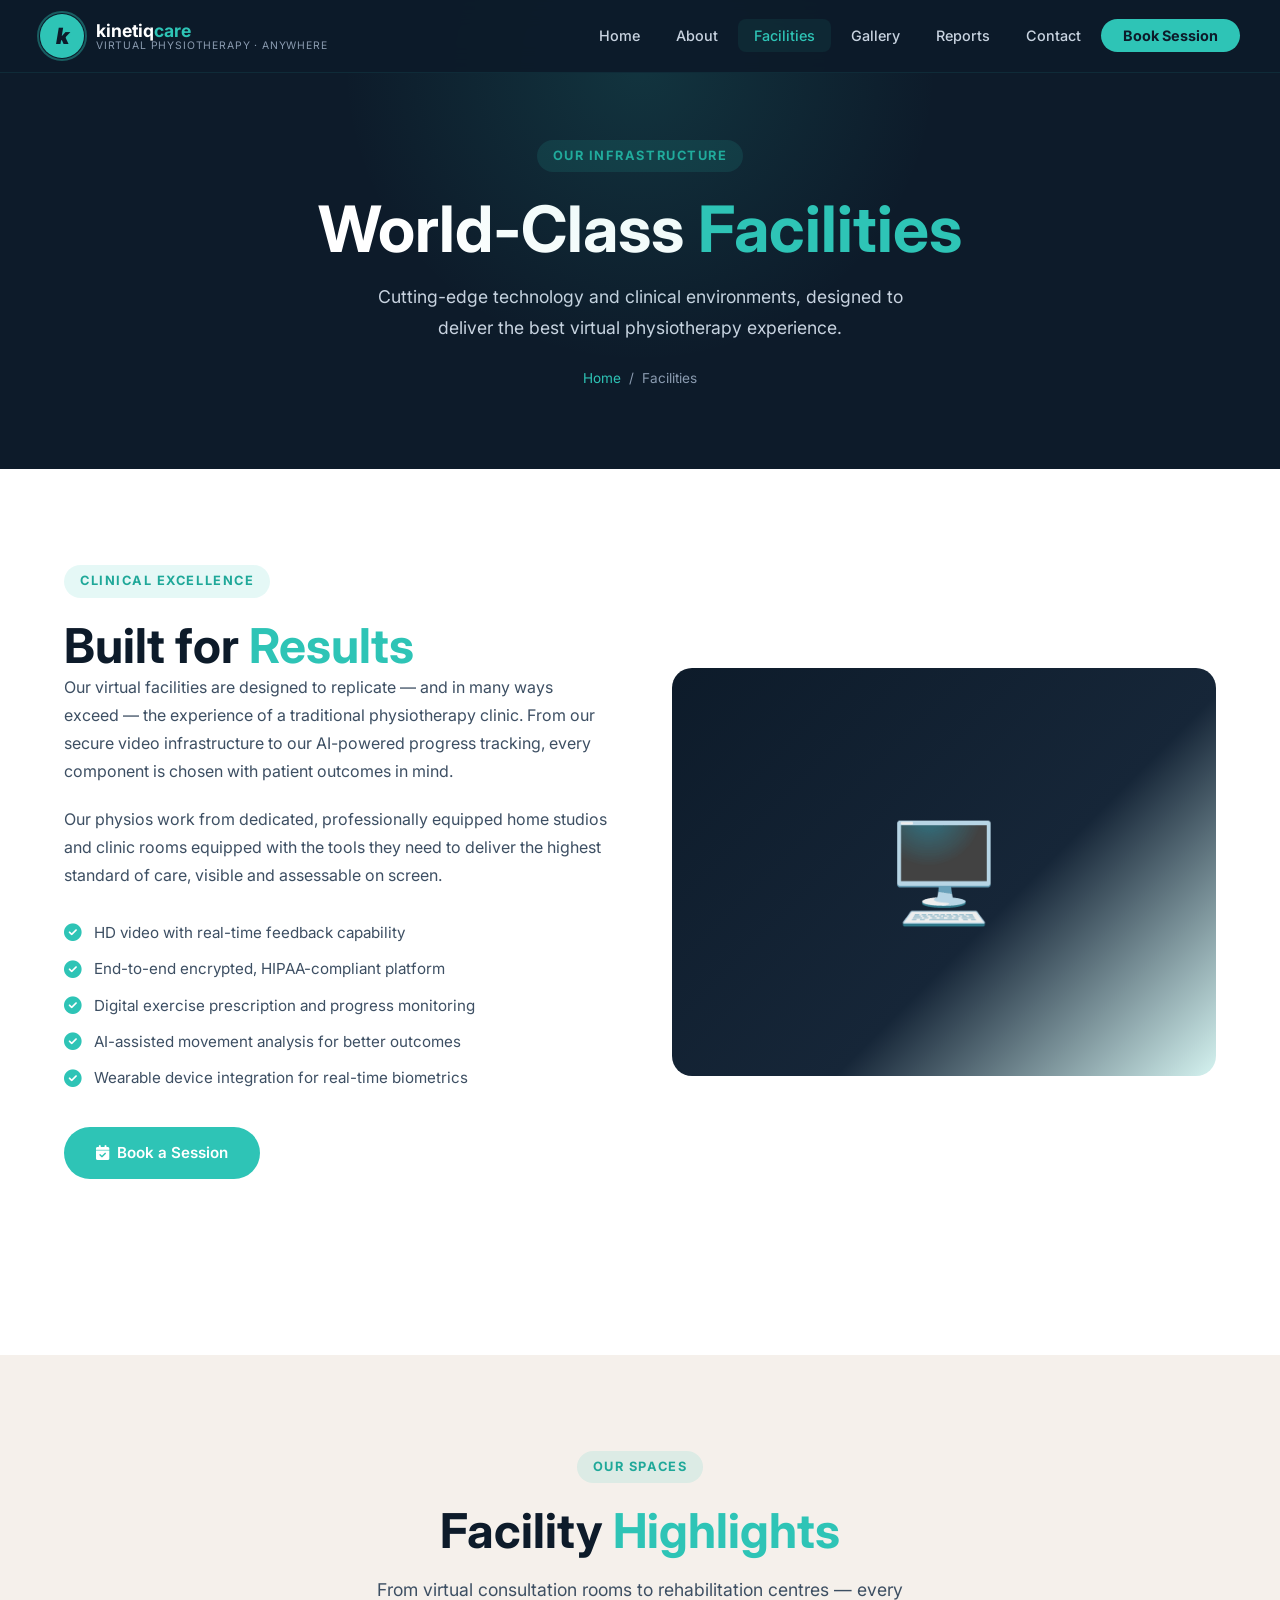
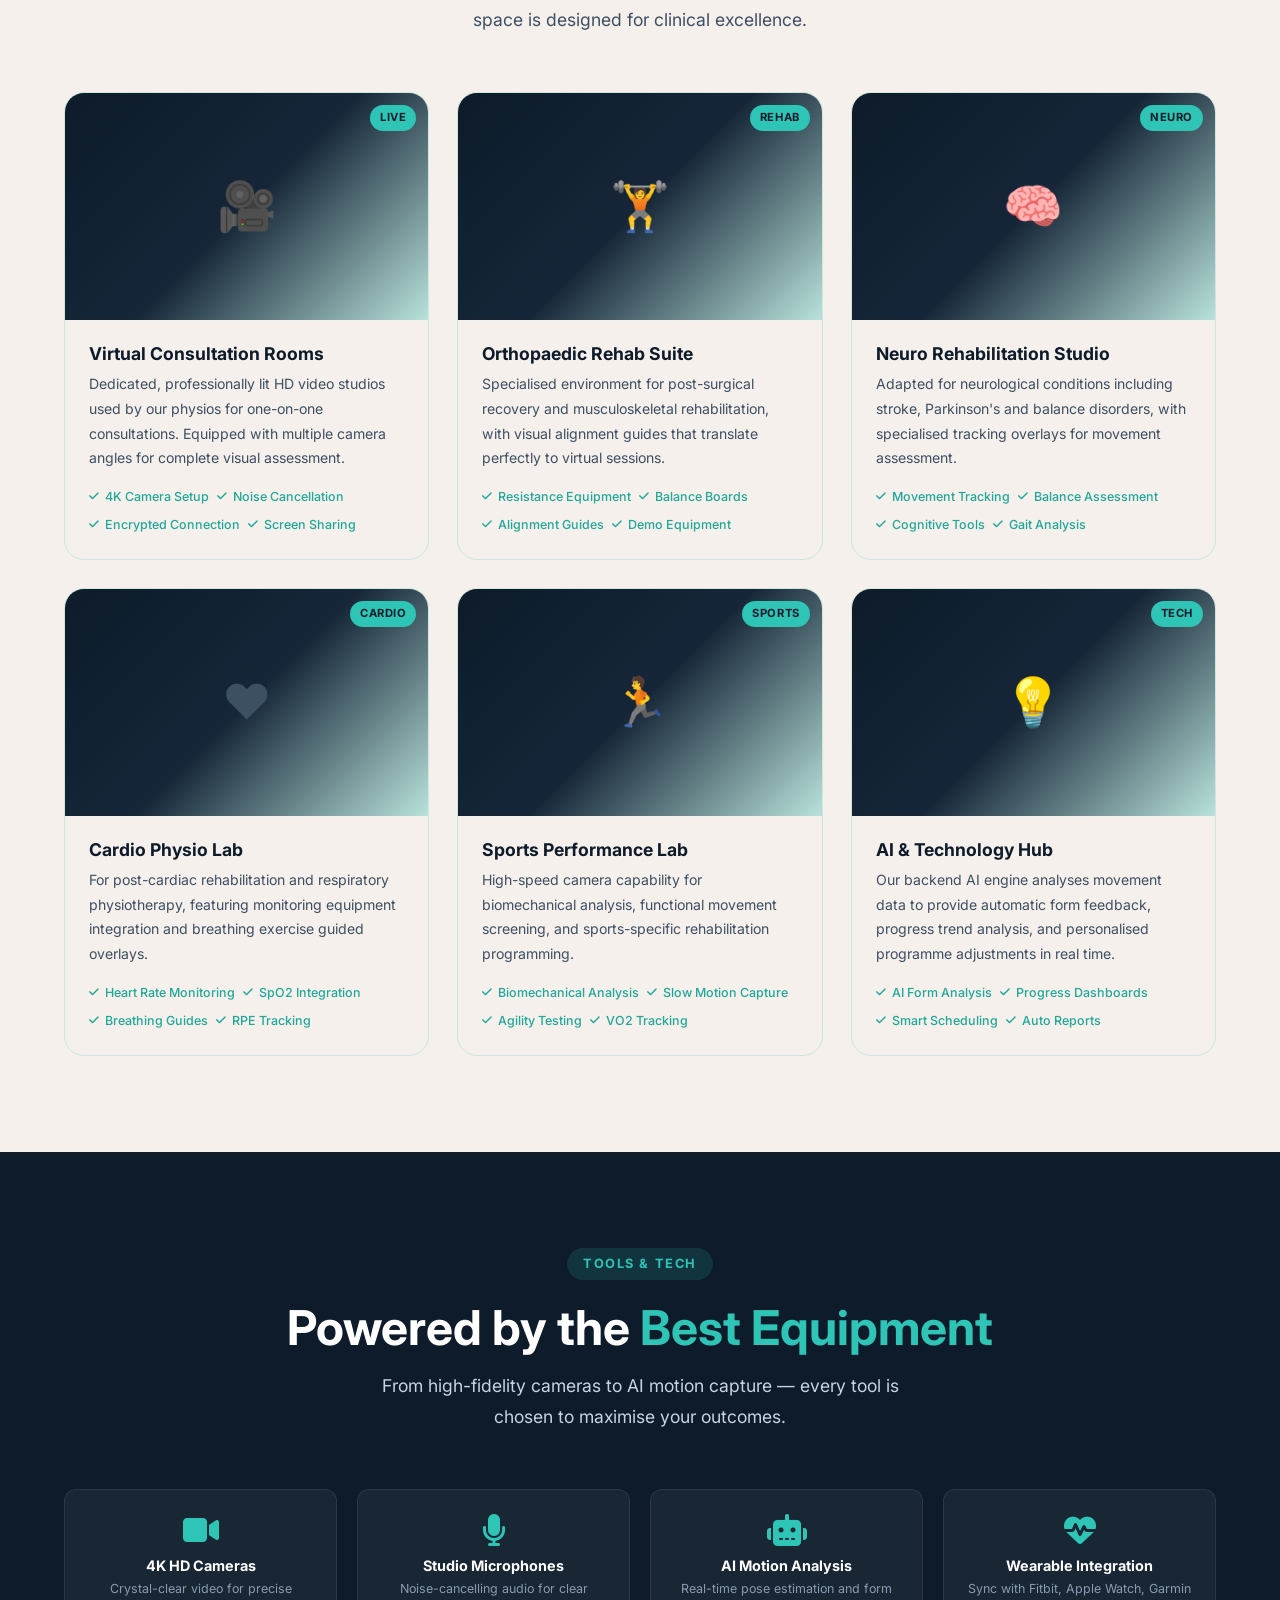
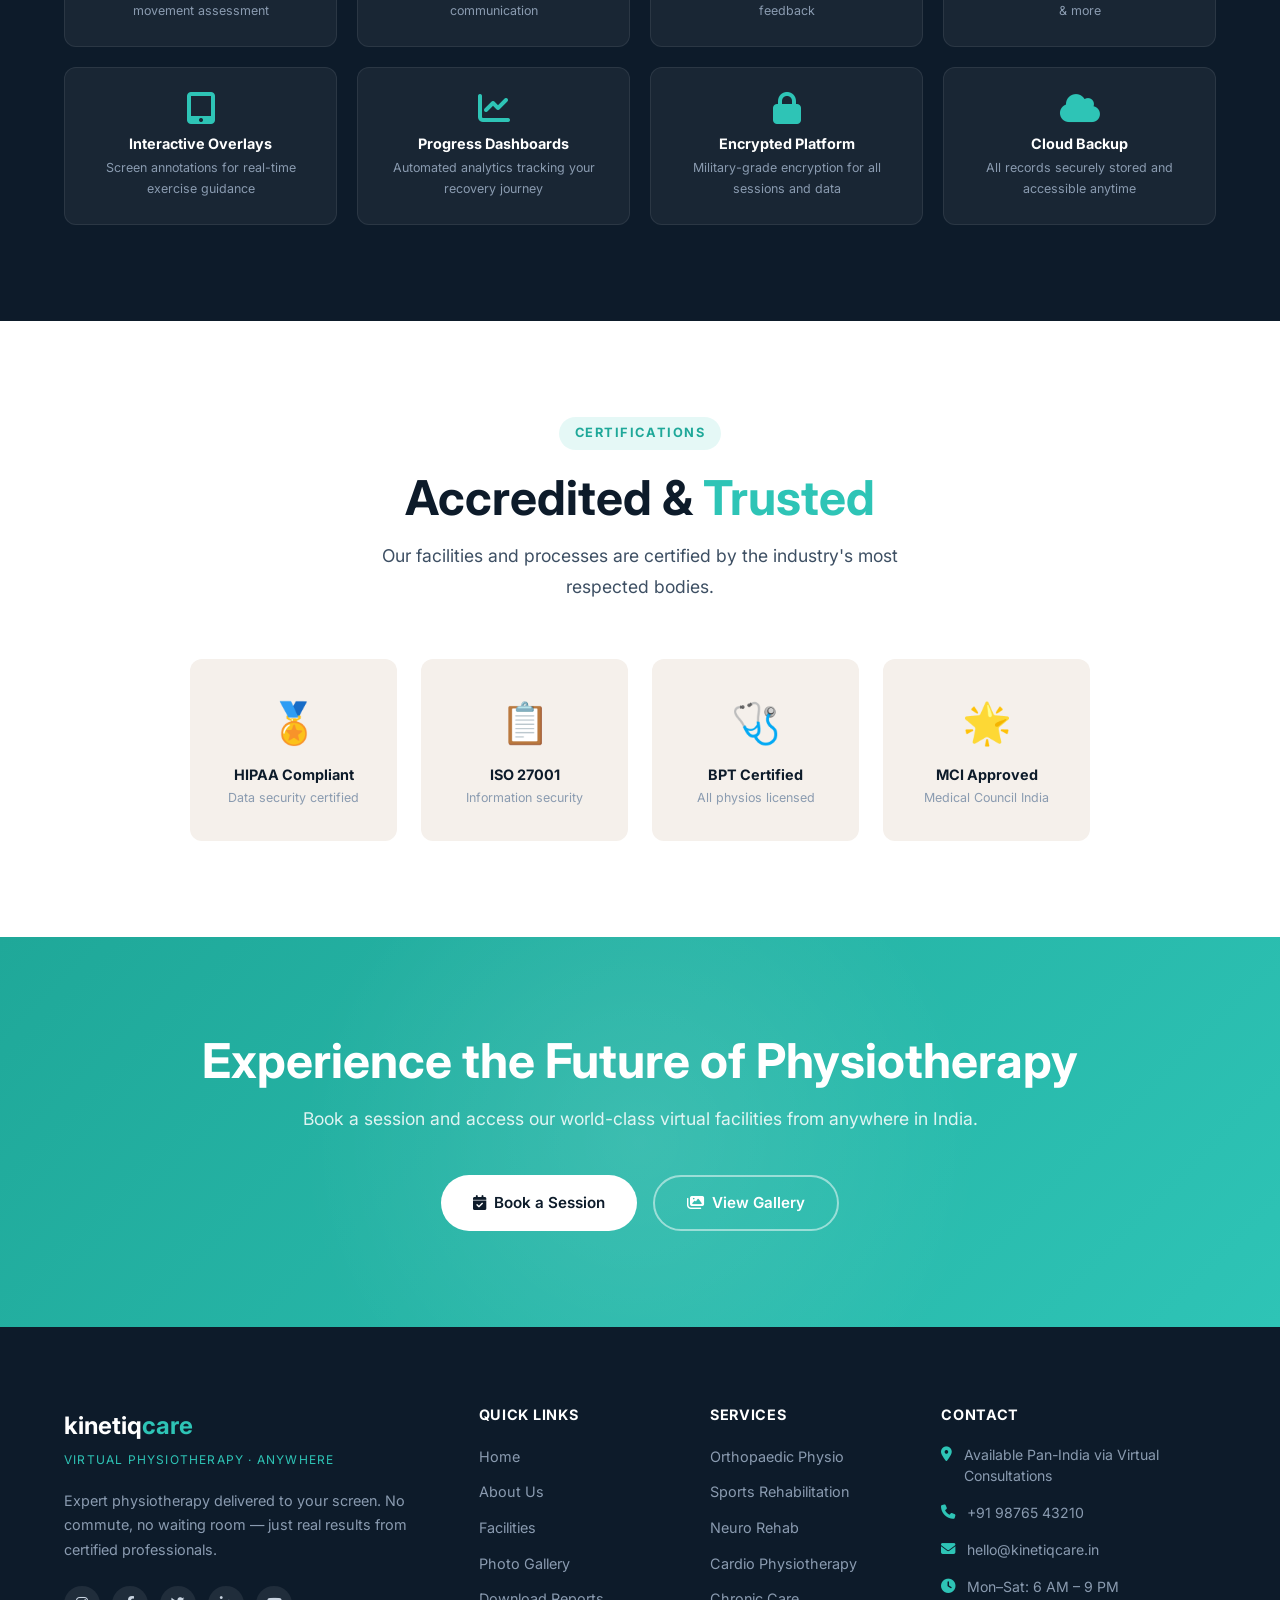
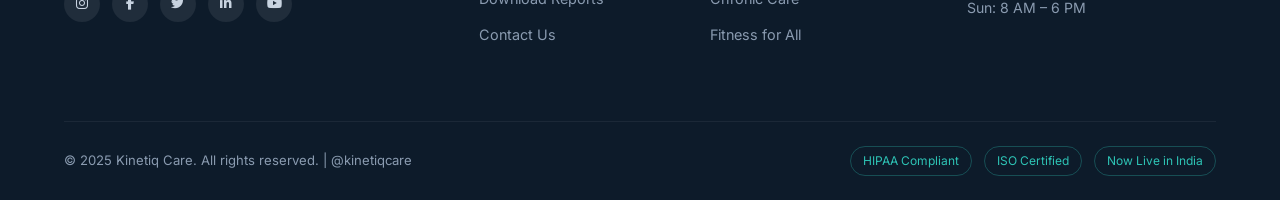
<file: facilities.html>
<!DOCTYPE html>
<html lang="en">
<head>
  <meta charset="UTF-8" />
  <meta name="viewport" content="width=device-width, initial-scale=1.0" />
  <title>Facilities — Kinetiq Care</title>
  <meta name="description" content="Explore Kinetiq Care's state-of-the-art virtual physiotherapy facilities, equipment, and technology infrastructure." />
  <link rel="stylesheet" href="css/style.css" />
  <link rel="preconnect" href="https://fonts.googleapis.com" />
  <link href="https://fonts.googleapis.com/css2?family=Inter:wght@400;500;600;700;800;900&display=swap" rel="stylesheet" />
  <link rel="stylesheet" href="https://cdnjs.cloudflare.com/ajax/libs/font-awesome/6.5.0/css/all.min.css" />
</head>
<body>

  <!-- NAVBAR -->
  <nav class="navbar">
    <div class="nav-inner">
      <a href="index.html" class="nav-logo">
        <div class="logo-icon">k</div>
        <div class="logo-text">
          <span class="brand-name">kinetiq<span>care</span></span>
          <span class="brand-tagline">Virtual Physiotherapy · Anywhere</span>
        </div>
      </a>
      <ul class="nav-links">
        <li><a href="index.html">Home</a></li>
        <li><a href="about.html">About</a></li>
        <li><a href="facilities.html" class="active">Facilities</a></li>
        <li><a href="gallery.html">Gallery</a></li>
        <li><a href="reports.html">Reports</a></li>
        <li><a href="contact.html">Contact</a></li>
        <li><a href="contact.html" class="nav-cta">Book Session</a></li>
      </ul>
      <button class="hamburger" aria-label="Menu">
        <span></span><span></span><span></span>
      </button>
    </div>
  </nav>

  <!-- PAGE HERO -->
  <section class="page-hero">
    <span class="section-label">Our Infrastructure</span>
    <h1>World-Class <span>Facilities</span></h1>
    <p>Cutting-edge technology and clinical environments, designed to deliver the best virtual physiotherapy experience.</p>
    <div class="breadcrumb">
      <a href="index.html">Home</a>
      <span>/</span>
      <span>Facilities</span>
    </div>
  </section>

  <!-- INTRO SECTION -->
  <section class="section-pad">
    <div class="container">
      <div class="facilities-intro">
        <div>
          <span class="section-label">Clinical Excellence</span>
          <h2>Built for <span class="teal">Results</span></h2>
          <p style="margin-bottom:20px;">Our virtual facilities are designed to replicate — and in many ways exceed — the experience of a traditional physiotherapy clinic. From our secure video infrastructure to our AI-powered progress tracking, every component is chosen with patient outcomes in mind.</p>
          <p style="margin-bottom:32px;">Our physios work from dedicated, professionally equipped home studios and clinic rooms equipped with the tools they need to deliver the highest standard of care, visible and assessable on screen.</p>
          <div style="display:flex;flex-direction:column;gap:12px;">
            <div style="display:flex;align-items:center;gap:12px;">
              <i class="fas fa-check-circle" style="color:var(--teal);font-size:1.1rem;"></i>
              <span style="font-size:0.95rem;color:var(--text-body);">HD video with real-time feedback capability</span>
            </div>
            <div style="display:flex;align-items:center;gap:12px;">
              <i class="fas fa-check-circle" style="color:var(--teal);font-size:1.1rem;"></i>
              <span style="font-size:0.95rem;color:var(--text-body);">End-to-end encrypted, HIPAA-compliant platform</span>
            </div>
            <div style="display:flex;align-items:center;gap:12px;">
              <i class="fas fa-check-circle" style="color:var(--teal);font-size:1.1rem;"></i>
              <span style="font-size:0.95rem;color:var(--text-body);">Digital exercise prescription and progress monitoring</span>
            </div>
            <div style="display:flex;align-items:center;gap:12px;">
              <i class="fas fa-check-circle" style="color:var(--teal);font-size:1.1rem;"></i>
              <span style="font-size:0.95rem;color:var(--text-body);">AI-assisted movement analysis for better outcomes</span>
            </div>
            <div style="display:flex;align-items:center;gap:12px;">
              <i class="fas fa-check-circle" style="color:var(--teal);font-size:1.1rem;"></i>
              <span style="font-size:0.95rem;color:var(--text-body);">Wearable device integration for real-time biometrics</span>
            </div>
          </div>
          <div style="margin-top:36px;">
            <a href="contact.html" class="btn btn-primary"><i class="fas fa-calendar-check"></i> Book a Session</a>
          </div>
        </div>
        <div style="background:linear-gradient(135deg,var(--navy) 0%, var(--navy-mid) 60%, rgba(46,196,182,0.2) 100%);border-radius:var(--radius-lg);aspect-ratio:4/3;display:flex;align-items:center;justify-content:center;font-size:6rem;">
          🖥️
        </div>
      </div>
    </div>
  </section>

  <!-- FACILITIES GRID -->
  <section class="section-pad" style="background:var(--cream);">
    <div class="container">
      <div class="text-center">
        <span class="section-label">Our Spaces</span>
        <h2 class="section-title">Facility <span class="teal">Highlights</span></h2>
        <p class="section-subtitle">From virtual consultation rooms to rehabilitation centres — every space is designed for clinical excellence.</p>
      </div>
      <div class="facilities-grid">
        <div class="facility-card">
          <div class="facility-img">
            <span>🎥</span>
            <span class="fi-badge">LIVE</span>
          </div>
          <div class="facility-body">
            <h3>Virtual Consultation Rooms</h3>
            <p>Dedicated, professionally lit HD video studios used by our physios for one-on-one consultations. Equipped with multiple camera angles for complete visual assessment.</p>
            <div class="facility-features">
              <span class="facility-feature"><i class="fas fa-check"></i> 4K Camera Setup</span>
              <span class="facility-feature"><i class="fas fa-check"></i> Noise Cancellation</span>
              <span class="facility-feature"><i class="fas fa-check"></i> Encrypted Connection</span>
              <span class="facility-feature"><i class="fas fa-check"></i> Screen Sharing</span>
            </div>
          </div>
        </div>
        <div class="facility-card">
          <div class="facility-img">
            <span>🏋️</span>
            <span class="fi-badge">REHAB</span>
          </div>
          <div class="facility-body">
            <h3>Orthopaedic Rehab Suite</h3>
            <p>Specialised environment for post-surgical recovery and musculoskeletal rehabilitation, with visual alignment guides that translate perfectly to virtual sessions.</p>
            <div class="facility-features">
              <span class="facility-feature"><i class="fas fa-check"></i> Resistance Equipment</span>
              <span class="facility-feature"><i class="fas fa-check"></i> Balance Boards</span>
              <span class="facility-feature"><i class="fas fa-check"></i> Alignment Guides</span>
              <span class="facility-feature"><i class="fas fa-check"></i> Demo Equipment</span>
            </div>
          </div>
        </div>
        <div class="facility-card">
          <div class="facility-img">
            <span>🧠</span>
            <span class="fi-badge">NEURO</span>
          </div>
          <div class="facility-body">
            <h3>Neuro Rehabilitation Studio</h3>
            <p>Adapted for neurological conditions including stroke, Parkinson's and balance disorders, with specialised tracking overlays for movement assessment.</p>
            <div class="facility-features">
              <span class="facility-feature"><i class="fas fa-check"></i> Movement Tracking</span>
              <span class="facility-feature"><i class="fas fa-check"></i> Balance Assessment</span>
              <span class="facility-feature"><i class="fas fa-check"></i> Cognitive Tools</span>
              <span class="facility-feature"><i class="fas fa-check"></i> Gait Analysis</span>
            </div>
          </div>
        </div>
        <div class="facility-card">
          <div class="facility-img">
            <span>❤️</span>
            <span class="fi-badge">CARDIO</span>
          </div>
          <div class="facility-body">
            <h3>Cardio Physio Lab</h3>
            <p>For post-cardiac rehabilitation and respiratory physiotherapy, featuring monitoring equipment integration and breathing exercise guided overlays.</p>
            <div class="facility-features">
              <span class="facility-feature"><i class="fas fa-check"></i> Heart Rate Monitoring</span>
              <span class="facility-feature"><i class="fas fa-check"></i> SpO2 Integration</span>
              <span class="facility-feature"><i class="fas fa-check"></i> Breathing Guides</span>
              <span class="facility-feature"><i class="fas fa-check"></i> RPE Tracking</span>
            </div>
          </div>
        </div>
        <div class="facility-card">
          <div class="facility-img">
            <span>🏃</span>
            <span class="fi-badge">SPORTS</span>
          </div>
          <div class="facility-body">
            <h3>Sports Performance Lab</h3>
            <p>High-speed camera capability for biomechanical analysis, functional movement screening, and sports-specific rehabilitation programming.</p>
            <div class="facility-features">
              <span class="facility-feature"><i class="fas fa-check"></i> Biomechanical Analysis</span>
              <span class="facility-feature"><i class="fas fa-check"></i> Slow Motion Capture</span>
              <span class="facility-feature"><i class="fas fa-check"></i> Agility Testing</span>
              <span class="facility-feature"><i class="fas fa-check"></i> VO2 Tracking</span>
            </div>
          </div>
        </div>
        <div class="facility-card">
          <div class="facility-img">
            <span>💡</span>
            <span class="fi-badge">TECH</span>
          </div>
          <div class="facility-body">
            <h3>AI & Technology Hub</h3>
            <p>Our backend AI engine analyses movement data to provide automatic form feedback, progress trend analysis, and personalised programme adjustments in real time.</p>
            <div class="facility-features">
              <span class="facility-feature"><i class="fas fa-check"></i> AI Form Analysis</span>
              <span class="facility-feature"><i class="fas fa-check"></i> Progress Dashboards</span>
              <span class="facility-feature"><i class="fas fa-check"></i> Smart Scheduling</span>
              <span class="facility-feature"><i class="fas fa-check"></i> Auto Reports</span>
            </div>
          </div>
        </div>
      </div>
    </div>
  </section>

  <!-- EQUIPMENT SECTION -->
  <section class="section-pad equipment-section">
    <div class="container">
      <div class="text-center">
        <span class="section-label" style="background:rgba(46,196,182,0.15);color:var(--teal)">Tools & Tech</span>
        <h2 class="section-title">Powered by the <span class="teal">Best Equipment</span></h2>
        <p class="section-subtitle">From high-fidelity cameras to AI motion capture — every tool is chosen to maximise your outcomes.</p>
      </div>
      <div class="equipment-grid">
        <div class="equipment-item">
          <i class="fas fa-video"></i>
          <h4>4K HD Cameras</h4>
          <p>Crystal-clear video for precise movement assessment</p>
        </div>
        <div class="equipment-item">
          <i class="fas fa-microphone"></i>
          <h4>Studio Microphones</h4>
          <p>Noise-cancelling audio for clear communication</p>
        </div>
        <div class="equipment-item">
          <i class="fas fa-robot"></i>
          <h4>AI Motion Analysis</h4>
          <p>Real-time pose estimation and form feedback</p>
        </div>
        <div class="equipment-item">
          <i class="fas fa-heartbeat"></i>
          <h4>Wearable Integration</h4>
          <p>Sync with Fitbit, Apple Watch, Garmin & more</p>
        </div>
        <div class="equipment-item">
          <i class="fas fa-tablet-alt"></i>
          <h4>Interactive Overlays</h4>
          <p>Screen annotations for real-time exercise guidance</p>
        </div>
        <div class="equipment-item">
          <i class="fas fa-chart-line"></i>
          <h4>Progress Dashboards</h4>
          <p>Automated analytics tracking your recovery journey</p>
        </div>
        <div class="equipment-item">
          <i class="fas fa-lock"></i>
          <h4>Encrypted Platform</h4>
          <p>Military-grade encryption for all sessions and data</p>
        </div>
        <div class="equipment-item">
          <i class="fas fa-cloud"></i>
          <h4>Cloud Backup</h4>
          <p>All records securely stored and accessible anytime</p>
        </div>
      </div>
    </div>
  </section>

  <!-- ACCREDITATIONS -->
  <section class="section-pad">
    <div class="container">
      <div class="text-center">
        <span class="section-label">Certifications</span>
        <h2 class="section-title">Accredited & <span class="teal">Trusted</span></h2>
        <p class="section-subtitle">Our facilities and processes are certified by the industry's most respected bodies.</p>
      </div>
      <div style="display:grid;grid-template-columns:repeat(4,1fr);gap:24px;max-width:900px;margin:0 auto;">
        <div style="background:var(--cream);border-radius:var(--radius);padding:32px 20px;text-align:center;">
          <div style="font-size:2.5rem;margin-bottom:12px;">🏅</div>
          <h4 style="color:var(--navy);font-size:0.9rem;margin-bottom:4px;">HIPAA Compliant</h4>
          <p style="font-size:0.78rem;color:var(--gray);">Data security certified</p>
        </div>
        <div style="background:var(--cream);border-radius:var(--radius);padding:32px 20px;text-align:center;">
          <div style="font-size:2.5rem;margin-bottom:12px;">📋</div>
          <h4 style="color:var(--navy);font-size:0.9rem;margin-bottom:4px;">ISO 27001</h4>
          <p style="font-size:0.78rem;color:var(--gray);">Information security</p>
        </div>
        <div style="background:var(--cream);border-radius:var(--radius);padding:32px 20px;text-align:center;">
          <div style="font-size:2.5rem;margin-bottom:12px;">🩺</div>
          <h4 style="color:var(--navy);font-size:0.9rem;margin-bottom:4px;">BPT Certified</h4>
          <p style="font-size:0.78rem;color:var(--gray);">All physios licensed</p>
        </div>
        <div style="background:var(--cream);border-radius:var(--radius);padding:32px 20px;text-align:center;">
          <div style="font-size:2.5rem;margin-bottom:12px;">🌟</div>
          <h4 style="color:var(--navy);font-size:0.9rem;margin-bottom:4px;">MCI Approved</h4>
          <p style="font-size:0.78rem;color:var(--gray);">Medical Council India</p>
        </div>
      </div>
    </div>
  </section>

  <!-- CTA -->
  <section class="cta-section">
    <div class="container" style="position:relative;z-index:1;">
      <h2>Experience the Future of Physiotherapy</h2>
      <p>Book a session and access our world-class virtual facilities from anywhere in India.</p>
      <div class="cta-buttons">
        <a href="contact.html" class="btn btn-white"><i class="fas fa-calendar-check"></i> Book a Session</a>
        <a href="gallery.html" class="btn btn-outline-white"><i class="fas fa-images"></i> View Gallery</a>
      </div>
    </div>
  </section>

  <!-- FOOTER -->
  <footer class="footer">
    <div class="container">
      <div class="footer-grid">
        <div class="footer-brand">
          <div class="logo-brand">kinetiq<span>care</span></div>
          <div class="tagline">Virtual Physiotherapy · Anywhere</div>
          <p>Expert physiotherapy delivered to your screen. No commute, no waiting room — just real results from certified professionals.</p>
          <div class="social-links">
            <a href="#"><i class="fab fa-instagram"></i></a>
            <a href="#"><i class="fab fa-facebook-f"></i></a>
            <a href="#"><i class="fab fa-twitter"></i></a>
            <a href="#"><i class="fab fa-linkedin-in"></i></a>
            <a href="#"><i class="fab fa-youtube"></i></a>
          </div>
        </div>
        <div class="footer-col">
          <h4>Quick Links</h4>
          <ul>
            <li><a href="index.html">Home</a></li>
            <li><a href="about.html">About Us</a></li>
            <li><a href="facilities.html">Facilities</a></li>
            <li><a href="gallery.html">Photo Gallery</a></li>
            <li><a href="reports.html">Download Reports</a></li>
            <li><a href="contact.html">Contact Us</a></li>
          </ul>
        </div>
        <div class="footer-col">
          <h4>Services</h4>
          <ul>
            <li><a href="#">Orthopaedic Physio</a></li>
            <li><a href="#">Sports Rehabilitation</a></li>
            <li><a href="#">Neuro Rehab</a></li>
            <li><a href="#">Cardio Physiotherapy</a></li>
            <li><a href="#">Chronic Care</a></li>
            <li><a href="#">Fitness for All</a></li>
          </ul>
        </div>
        <div class="footer-col">
          <h4>Contact</h4>
          <div class="footer-contact-item">
            <i class="fas fa-map-marker-alt"></i>
            <p>Available Pan-India via Virtual Consultations</p>
          </div>
          <div class="footer-contact-item">
            <i class="fas fa-phone"></i>
            <p>+91 98765 43210</p>
          </div>
          <div class="footer-contact-item">
            <i class="fas fa-envelope"></i>
            <p>hello@kinetiqcare.in</p>
          </div>
          <div class="footer-contact-item">
            <i class="fas fa-clock"></i>
            <p>Mon–Sat: 6 AM – 9 PM<br/>Sun: 8 AM – 6 PM</p>
          </div>
        </div>
      </div>
      <div class="footer-bottom">
        <p>&copy; 2025 Kinetiq Care. All rights reserved. | @kinetiqcare</p>
        <div class="badges">
          <span class="badge">HIPAA Compliant</span>
          <span class="badge">ISO Certified</span>
          <span class="badge">Now Live in India</span>
        </div>
      </div>
    </div>
  </footer>

  <script src="js/main.js"></script>
</body>
</html>
</file>
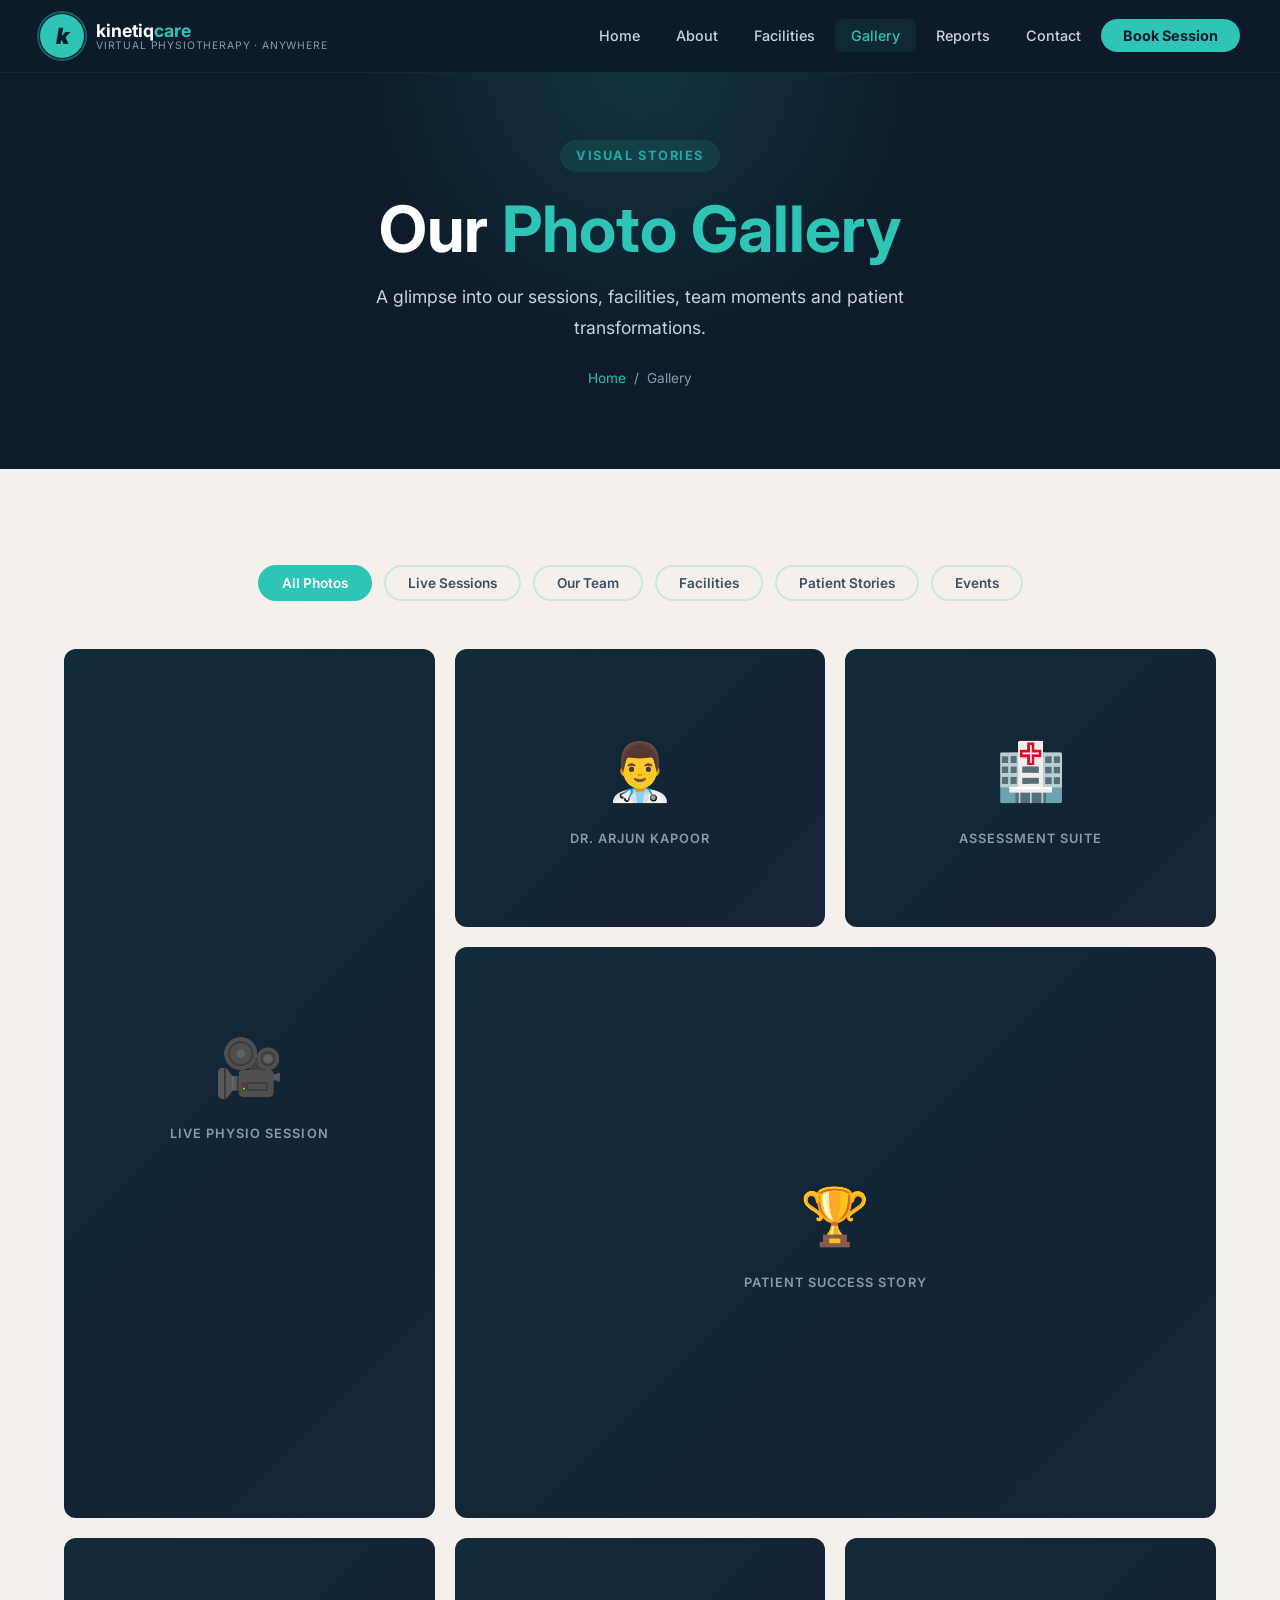
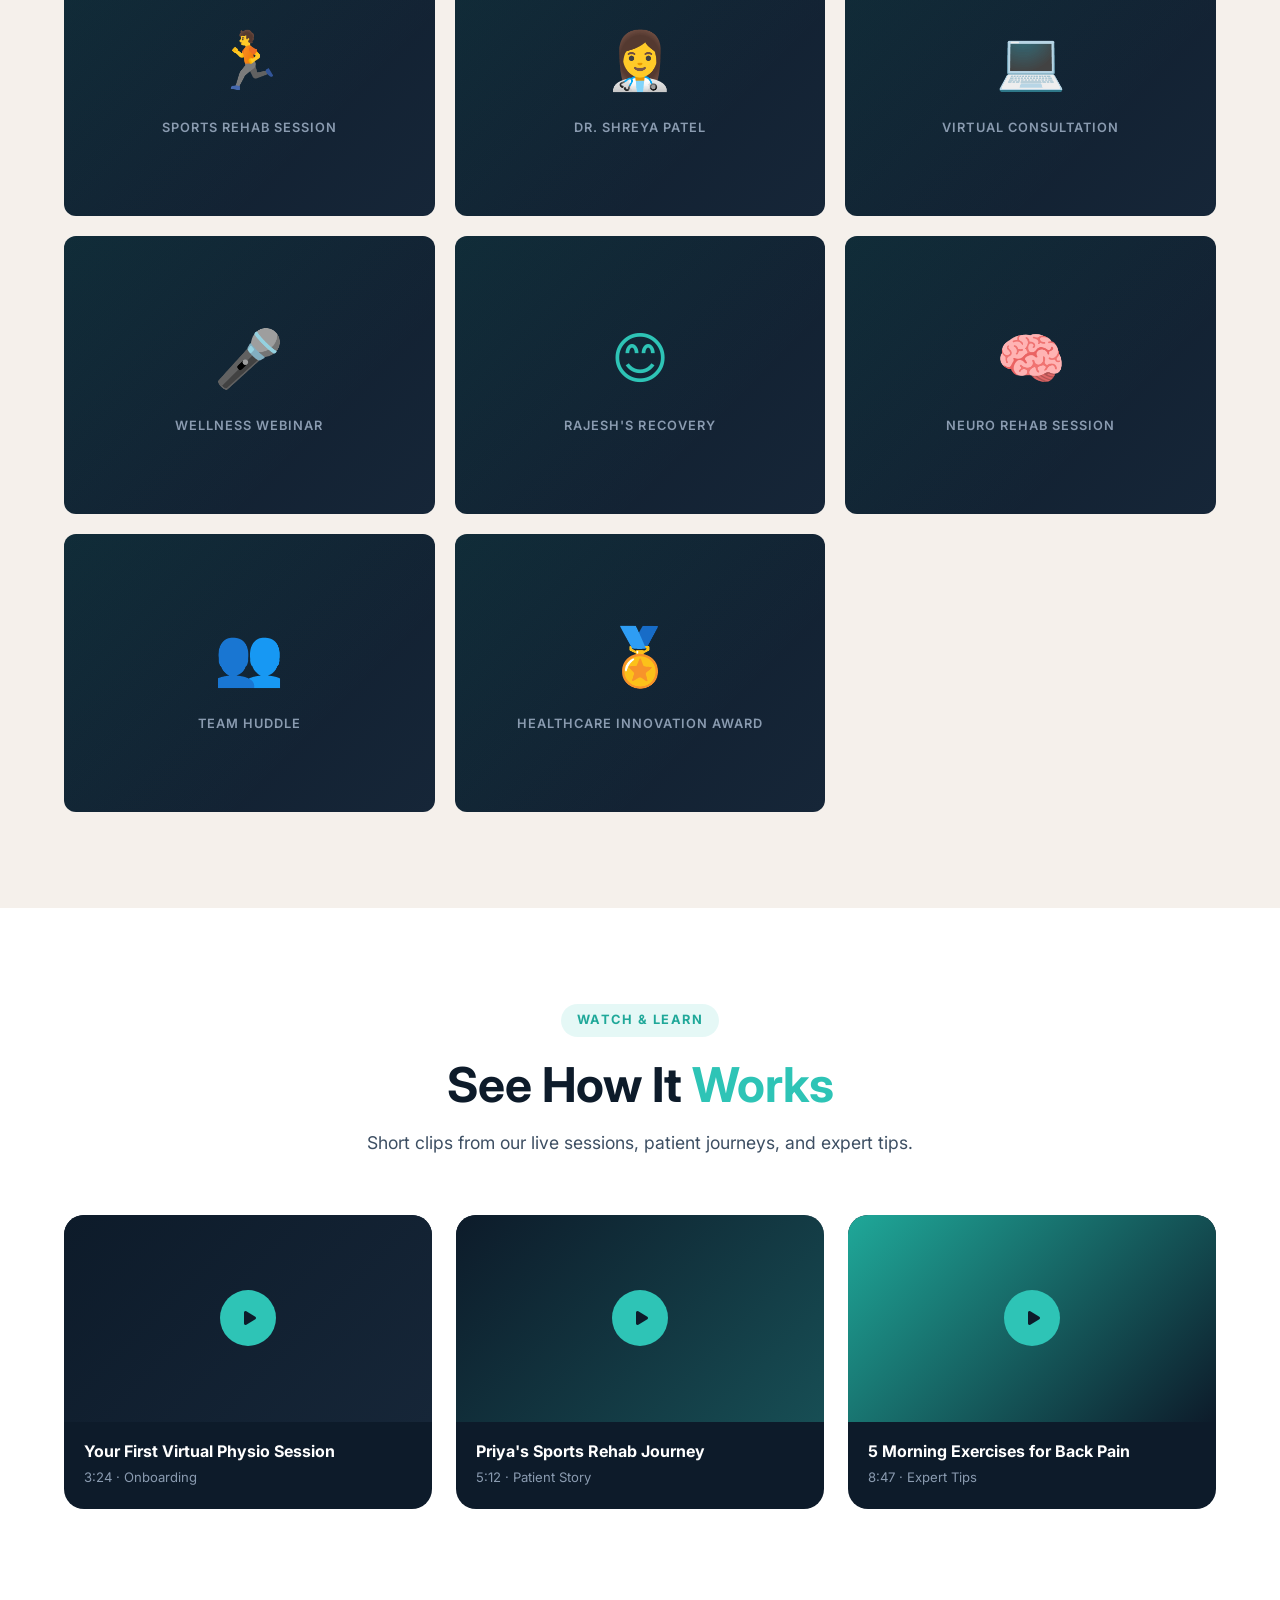
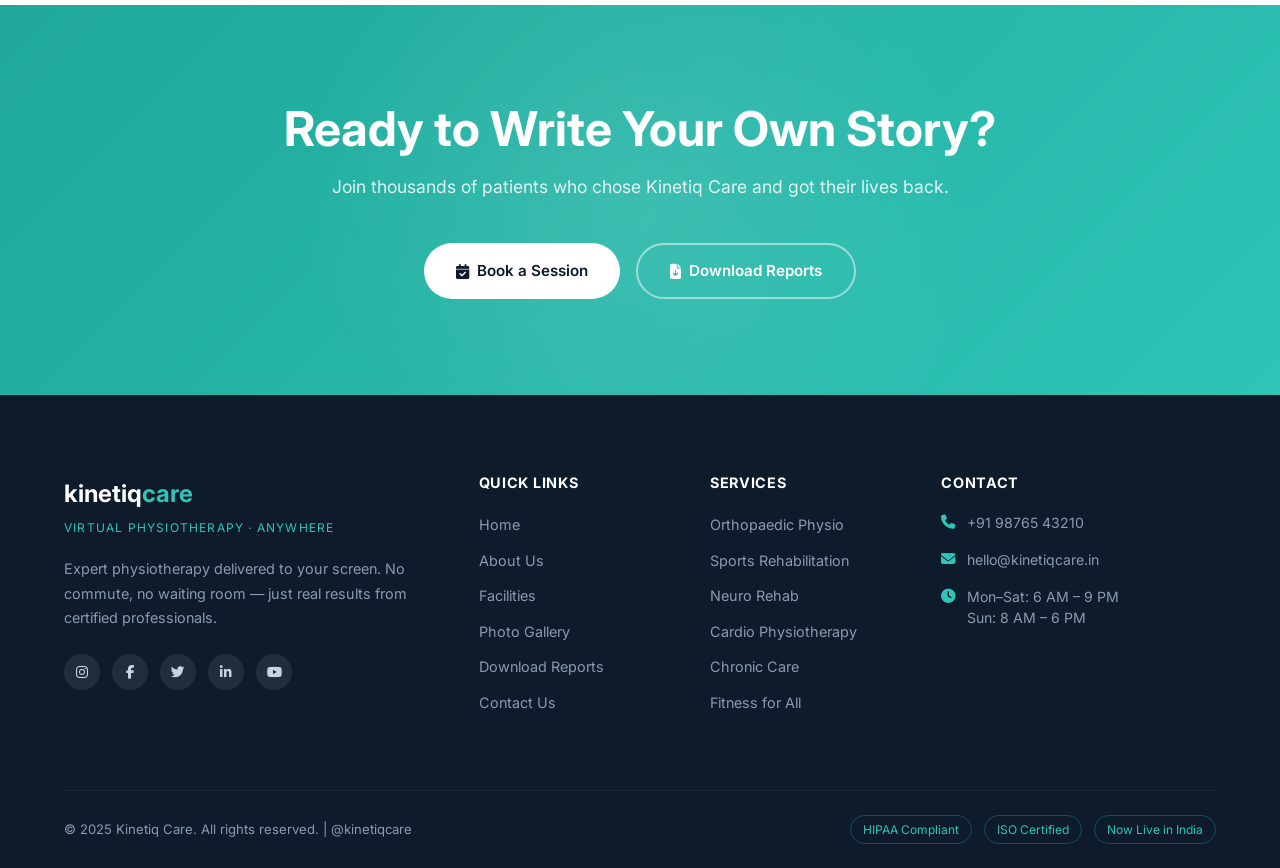
<file: gallery.html>
<!DOCTYPE html>
<html lang="en">
<head>
  <meta charset="UTF-8" />
  <meta name="viewport" content="width=device-width, initial-scale=1.0" />
  <title>Photo Gallery — Kinetiq Care</title>
  <meta name="description" content="Explore photos of our virtual sessions, facilities, team, and patient success stories at Kinetiq Care." />
  <link rel="stylesheet" href="css/style.css" />
  <link rel="preconnect" href="https://fonts.googleapis.com" />
  <link href="https://fonts.googleapis.com/css2?family=Inter:wght@400;500;600;700;800;900&display=swap" rel="stylesheet" />
  <link rel="stylesheet" href="https://cdnjs.cloudflare.com/ajax/libs/font-awesome/6.5.0/css/all.min.css" />
  <style>
    .gallery-placeholder { cursor:pointer; }
    .gallery-placeholder .ph-icon { font-size:3.5rem; position:relative; z-index:1; }
    .gallery-placeholder .ph-label { font-size:0.8rem; font-weight:600; letter-spacing:0.08em; color:var(--gray); text-transform:uppercase; position:relative; z-index:1; }
  </style>
</head>
<body>

  <nav class="navbar">
    <div class="nav-inner">
      <a href="index.html" class="nav-logo">
        <div class="logo-icon">k</div>
        <div class="logo-text">
          <span class="brand-name">kinetiq<span>care</span></span>
          <span class="brand-tagline">Virtual Physiotherapy · Anywhere</span>
        </div>
      </a>
      <ul class="nav-links">
        <li><a href="index.html">Home</a></li>
        <li><a href="about.html">About</a></li>
        <li><a href="facilities.html">Facilities</a></li>
        <li><a href="gallery.html" class="active">Gallery</a></li>
        <li><a href="reports.html">Reports</a></li>
        <li><a href="contact.html">Contact</a></li>
        <li><a href="contact.html" class="nav-cta">Book Session</a></li>
      </ul>
      <button class="hamburger" aria-label="Menu"><span></span><span></span><span></span></button>
    </div>
  </nav>

  <section class="page-hero">
    <span class="section-label">Visual Stories</span>
    <h1>Our <span>Photo Gallery</span></h1>
    <p>A glimpse into our sessions, facilities, team moments and patient transformations.</p>
    <div class="breadcrumb">
      <a href="index.html">Home</a><span>/</span><span>Gallery</span>
    </div>
  </section>

  <section class="section-pad" style="background:var(--cream);">
    <div class="container">
      <div class="gallery-filters">
        <button class="filter-btn active" data-filter="all">All Photos</button>
        <button class="filter-btn" data-filter="sessions">Live Sessions</button>
        <button class="filter-btn" data-filter="team">Our Team</button>
        <button class="filter-btn" data-filter="facilities">Facilities</button>
        <button class="filter-btn" data-filter="patients">Patient Stories</button>
        <button class="filter-btn" data-filter="events">Events</button>
      </div>

      <!-- Dynamic gallery injected here -->
      <div class="gallery-grid" id="gallery-grid">
        <div style="grid-column:1/-1;text-align:center;padding:48px;color:var(--gray);">
          <i class="fas fa-spinner fa-spin" style="font-size:2rem;color:var(--teal);margin-bottom:12px;display:block;"></i>
          Loading gallery...
        </div>
      </div>
    </div>
  </section>

  <section class="section-pad">
    <div class="container">
      <div class="text-center">
        <span class="section-label">Watch & Learn</span>
        <h2 class="section-title">See How It <span class="teal">Works</span></h2>
        <p class="section-subtitle">Short clips from our live sessions, patient journeys, and expert tips.</p>
      </div>
      <div style="display:grid;grid-template-columns:repeat(3,1fr);gap:24px;margin-top:8px;">
        <div style="background:var(--navy);border-radius:var(--radius-lg);overflow:hidden;cursor:pointer;transition:var(--transition);" onmouseover="this.style.transform='translateY(-6px)'" onmouseout="this.style.transform=''"><div style="aspect-ratio:16/9;display:flex;align-items:center;justify-content:center;background:linear-gradient(135deg,var(--navy),var(--navy-mid));position:relative;"><div style="width:56px;height:56px;background:var(--teal);border-radius:50%;display:flex;align-items:center;justify-content:center;z-index:1;"><i class="fas fa-play" style="color:var(--navy);margin-left:4px;"></i></div></div><div style="padding:20px;"><h4 style="color:var(--white);margin-bottom:6px;font-size:1rem;">Your First Virtual Physio Session</h4><p style="color:var(--gray);font-size:0.82rem;">3:24 · Onboarding</p></div></div>
        <div style="background:var(--navy);border-radius:var(--radius-lg);overflow:hidden;cursor:pointer;transition:var(--transition);" onmouseover="this.style.transform='translateY(-6px)'" onmouseout="this.style.transform=''"><div style="aspect-ratio:16/9;display:flex;align-items:center;justify-content:center;background:linear-gradient(135deg,var(--navy),rgba(46,196,182,0.3));position:relative;"><div style="width:56px;height:56px;background:var(--teal);border-radius:50%;display:flex;align-items:center;justify-content:center;z-index:1;"><i class="fas fa-play" style="color:var(--navy);margin-left:4px;"></i></div></div><div style="padding:20px;"><h4 style="color:var(--white);margin-bottom:6px;font-size:1rem;">Priya's Sports Rehab Journey</h4><p style="color:var(--gray);font-size:0.82rem;">5:12 · Patient Story</p></div></div>
        <div style="background:var(--navy);border-radius:var(--radius-lg);overflow:hidden;cursor:pointer;transition:var(--transition);" onmouseover="this.style.transform='translateY(-6px)'" onmouseout="this.style.transform=''"><div style="aspect-ratio:16/9;display:flex;align-items:center;justify-content:center;background:linear-gradient(135deg,var(--teal-dark),var(--navy));position:relative;"><div style="width:56px;height:56px;background:var(--teal);border-radius:50%;display:flex;align-items:center;justify-content:center;z-index:1;"><i class="fas fa-play" style="color:var(--navy);margin-left:4px;"></i></div></div><div style="padding:20px;"><h4 style="color:var(--white);margin-bottom:6px;font-size:1rem;">5 Morning Exercises for Back Pain</h4><p style="color:var(--gray);font-size:0.82rem;">8:47 · Expert Tips</p></div></div>
      </div>
    </div>
  </section>

  <section class="cta-section">
    <div class="container" style="position:relative;z-index:1;">
      <h2>Ready to Write Your Own Story?</h2>
      <p>Join thousands of patients who chose Kinetiq Care and got their lives back.</p>
      <div class="cta-buttons">
        <a href="contact.html" class="btn btn-white"><i class="fas fa-calendar-check"></i> Book a Session</a>
        <a href="reports.html" class="btn btn-outline-white"><i class="fas fa-file-download"></i> Download Reports</a>
      </div>
    </div>
  </section>

  <footer class="footer">
    <div class="container">
      <div class="footer-grid">
        <div class="footer-brand"><div class="logo-brand">kinetiq<span>care</span></div><div class="tagline">Virtual Physiotherapy · Anywhere</div><p>Expert physiotherapy delivered to your screen. No commute, no waiting room — just real results from certified professionals.</p><div class="social-links"><a href="#"><i class="fab fa-instagram"></i></a><a href="#"><i class="fab fa-facebook-f"></i></a><a href="#"><i class="fab fa-twitter"></i></a><a href="#"><i class="fab fa-linkedin-in"></i></a><a href="#"><i class="fab fa-youtube"></i></a></div></div>
        <div class="footer-col"><h4>Quick Links</h4><ul><li><a href="index.html">Home</a></li><li><a href="about.html">About Us</a></li><li><a href="facilities.html">Facilities</a></li><li><a href="gallery.html">Photo Gallery</a></li><li><a href="reports.html">Download Reports</a></li><li><a href="contact.html">Contact Us</a></li></ul></div>
        <div class="footer-col"><h4>Services</h4><ul><li><a href="#">Orthopaedic Physio</a></li><li><a href="#">Sports Rehabilitation</a></li><li><a href="#">Neuro Rehab</a></li><li><a href="#">Cardio Physiotherapy</a></li><li><a href="#">Chronic Care</a></li><li><a href="#">Fitness for All</a></li></ul></div>
        <div class="footer-col"><h4>Contact</h4><div class="footer-contact-item"><i class="fas fa-phone"></i><p>+91 98765 43210</p></div><div class="footer-contact-item"><i class="fas fa-envelope"></i><p>hello@kinetiqcare.in</p></div><div class="footer-contact-item"><i class="fas fa-clock"></i><p>Mon–Sat: 6 AM – 9 PM<br/>Sun: 8 AM – 6 PM</p></div></div>
      </div>
      <div class="footer-bottom"><p>&copy; 2025 Kinetiq Care. All rights reserved. | @kinetiqcare</p><div class="badges"><span class="badge">HIPAA Compliant</span><span class="badge">ISO Certified</span><span class="badge">Now Live in India</span></div></div>
    </div>
  </footer>

  <script src="js/data-loader.js"></script>
  <script src="js/main.js"></script>
  <script>
    function renderGallery(items) {
      const grid = document.getElementById('gallery-grid');
      if (!items.length) {
        grid.innerHTML = '<div style="grid-column:1/-1;text-align:center;padding:48px;color:var(--gray);">No gallery items.</div>';
        return;
      }
      grid.innerHTML = items.map(item => {
        const spanClass = item.span === 'tall' ? ' tall' : item.span === 'wide' ? ' wide' : '';
        const style = item.span === 'tall' ? 'style="grid-row:span 2;"' : item.span === 'wide' ? 'style="grid-column:span 2;"' : '';
        const inner = item.imageSrc
          ? `<img src="${item.imageSrc}" alt="${item.title}" style="width:100%;height:100%;object-fit:cover;" />`
          : `<div class="gallery-placeholder" style="height:100%;min-height:200px;"><div class="ph-icon">${item.icon}</div><div class="ph-label">${item.title}</div></div>`;
        return `<div class="gallery-item${spanClass}" data-category="${item.category}" ${style}>
          ${inner}
          <div class="gallery-overlay">
            <i class="fas fa-expand-arrows-alt"></i>
            <span>${item.title}</span>
            <small>${item.subtitle}</small>
          </div>
        </div>`;
      }).join('');
      document.dispatchEvent(new CustomEvent('kcContentLoaded'));
      window.initGalleryFilter();
    }

    KCData.loadGallery().then(renderGallery);
  </script>
</body>
</html>
</file>
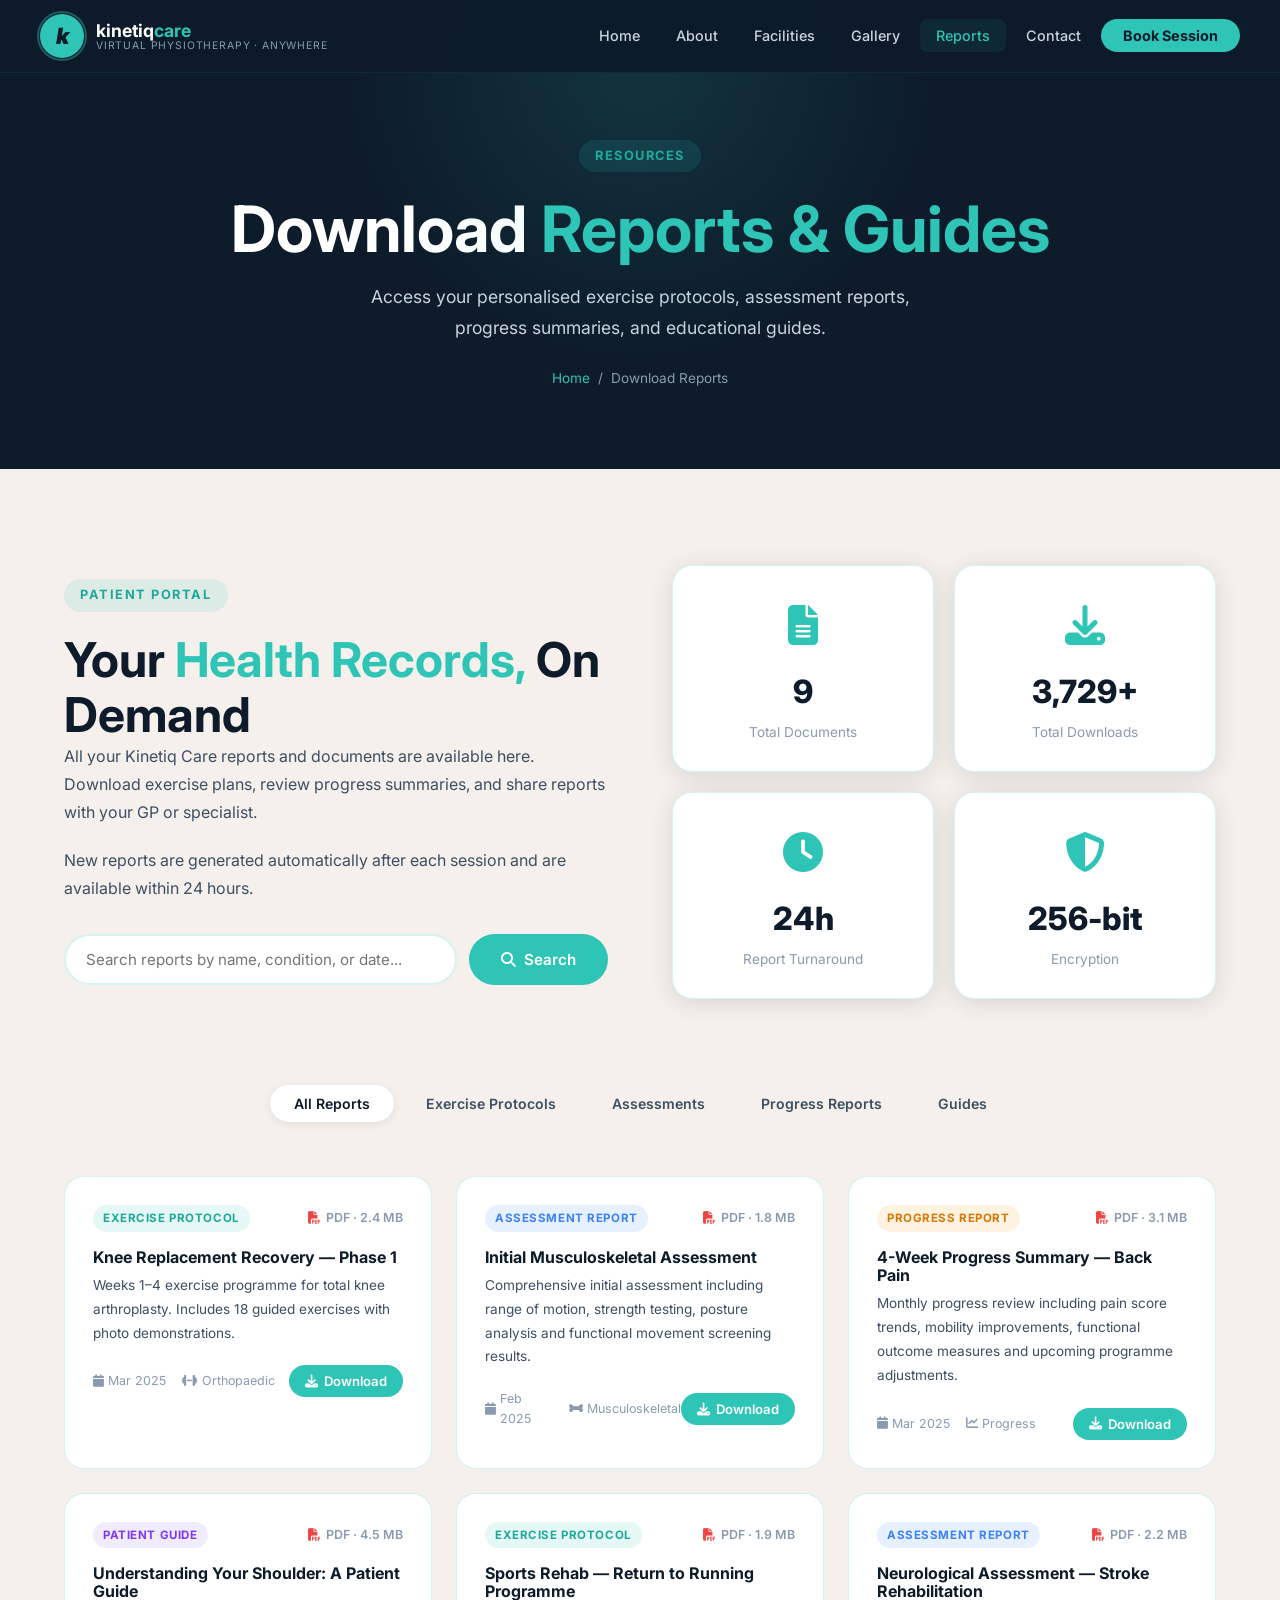
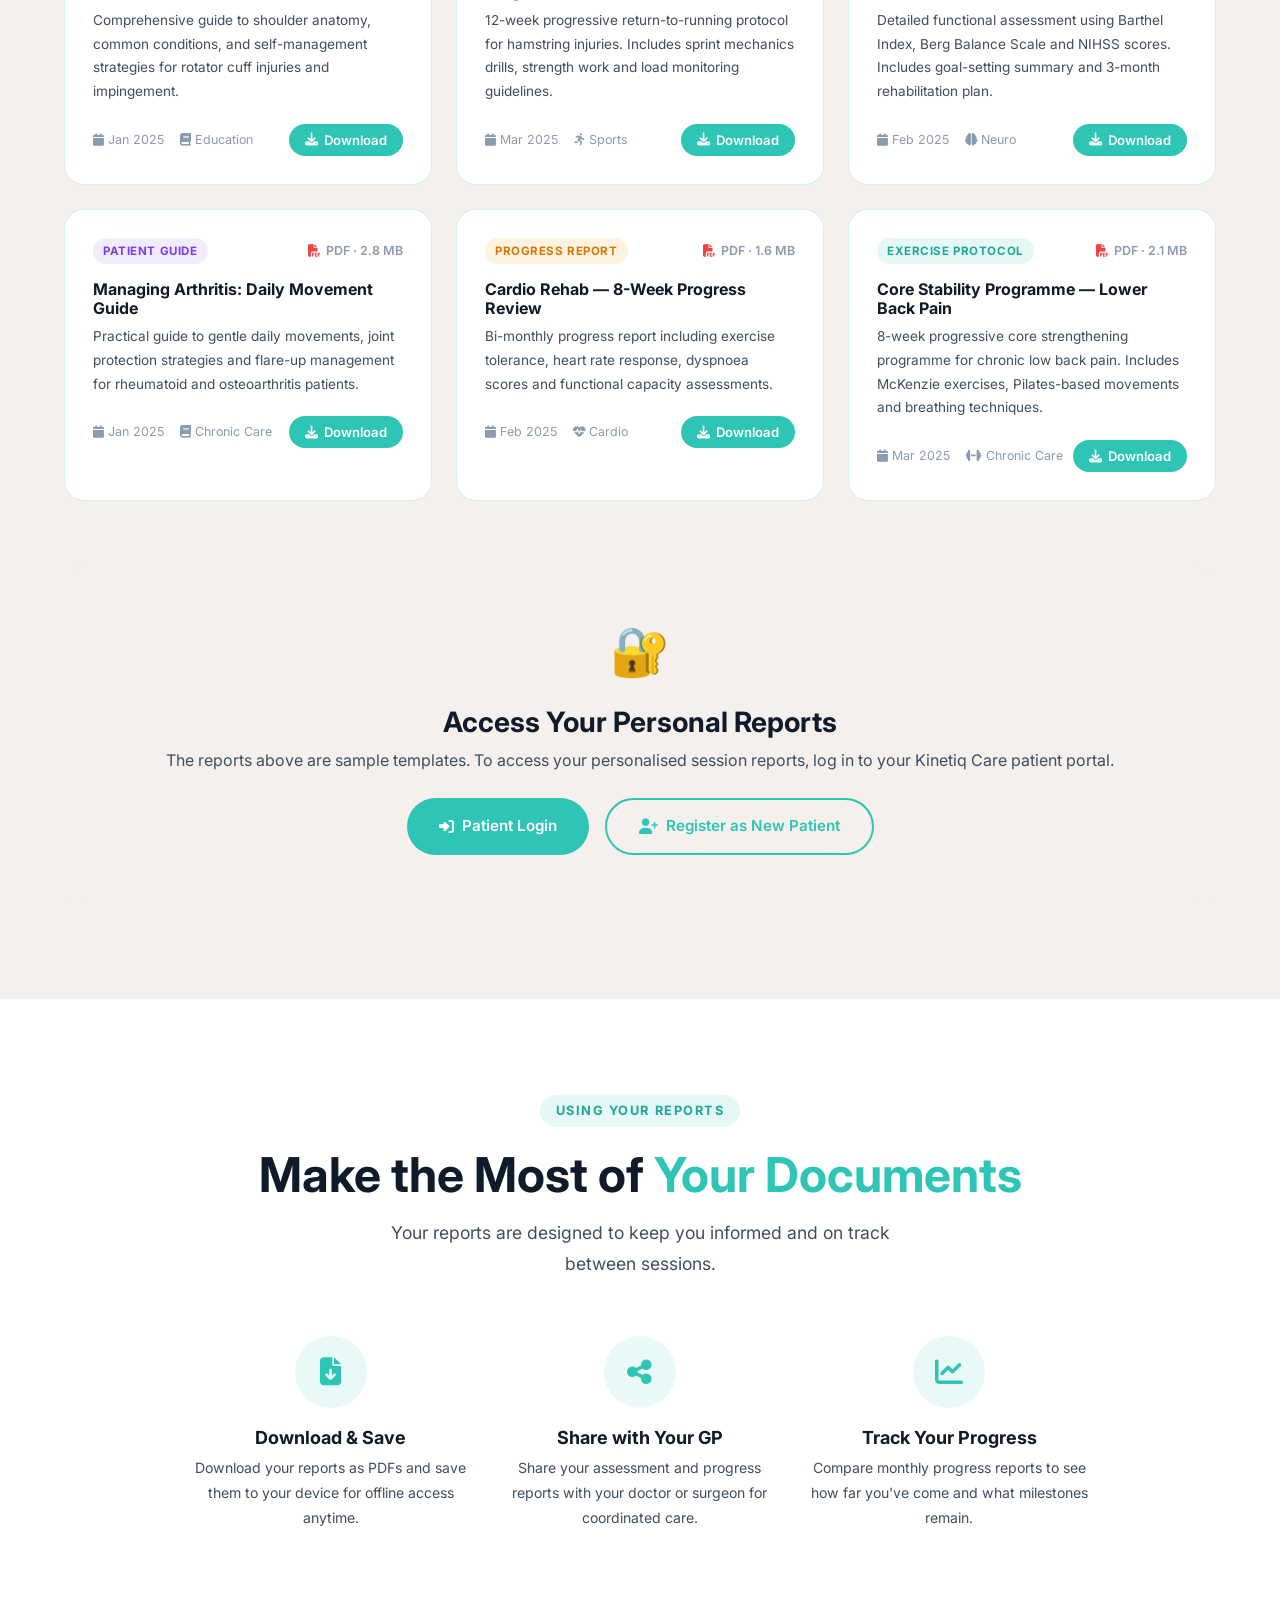
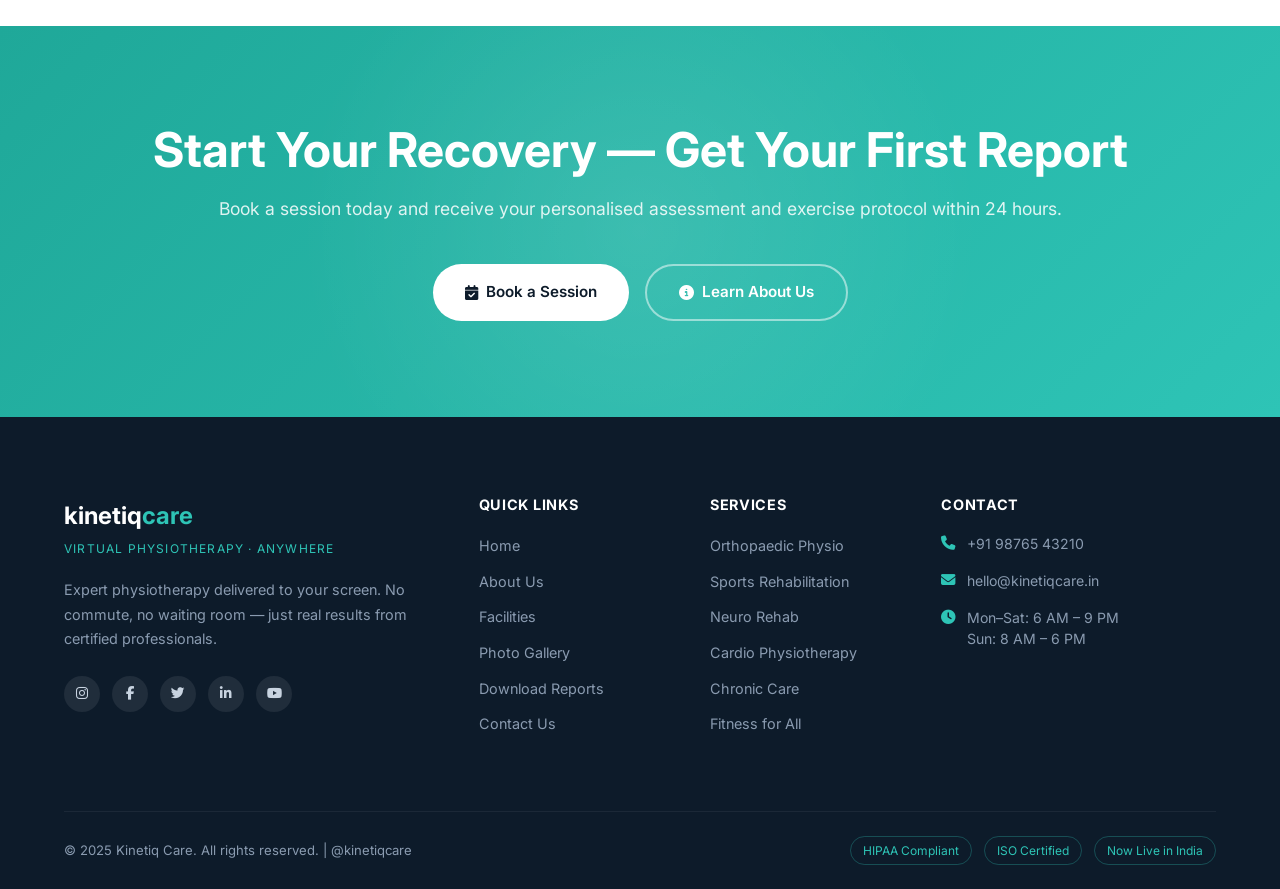
<file: reports.html>
<!DOCTYPE html>
<html lang="en">
<head>
  <meta charset="UTF-8" />
  <meta name="viewport" content="width=device-width, initial-scale=1.0" />
  <title>Download Reports — Kinetiq Care</title>
  <meta name="description" content="Download exercise protocols, assessment reports, progress summaries and patient guides from Kinetiq Care." />
  <link rel="stylesheet" href="css/style.css" />
  <link rel="preconnect" href="https://fonts.googleapis.com" />
  <link href="https://fonts.googleapis.com/css2?family=Inter:wght@400;500;600;700;800;900&display=swap" rel="stylesheet" />
  <link rel="stylesheet" href="https://cdnjs.cloudflare.com/ajax/libs/font-awesome/6.5.0/css/all.min.css" />
</head>
<body>

  <nav class="navbar">
    <div class="nav-inner">
      <a href="index.html" class="nav-logo">
        <div class="logo-icon">k</div>
        <div class="logo-text">
          <span class="brand-name">kinetiq<span>care</span></span>
          <span class="brand-tagline">Virtual Physiotherapy · Anywhere</span>
        </div>
      </a>
      <ul class="nav-links">
        <li><a href="index.html">Home</a></li>
        <li><a href="about.html">About</a></li>
        <li><a href="facilities.html">Facilities</a></li>
        <li><a href="gallery.html">Gallery</a></li>
        <li><a href="reports.html" class="active">Reports</a></li>
        <li><a href="contact.html">Contact</a></li>
        <li><a href="contact.html" class="nav-cta">Book Session</a></li>
      </ul>
      <button class="hamburger" aria-label="Menu"><span></span><span></span><span></span></button>
    </div>
  </nav>

  <section class="page-hero">
    <span class="section-label">Resources</span>
    <h1>Download <span>Reports & Guides</span></h1>
    <p>Access your personalised exercise protocols, assessment reports, progress summaries, and educational guides.</p>
    <div class="breadcrumb">
      <a href="index.html">Home</a><span>/</span><span>Download Reports</span>
    </div>
  </section>

  <section class="section-pad" style="background:var(--cream);">
    <div class="container">
      <div class="reports-hero-content">
        <div>
          <span class="section-label">Patient Portal</span>
          <h2>Your <span class="teal">Health Records,</span> On Demand</h2>
          <p style="margin-bottom:20px;">All your Kinetiq Care reports and documents are available here. Download exercise plans, review progress summaries, and share reports with your GP or specialist.</p>
          <p>New reports are generated automatically after each session and are available within 24 hours.</p>
          <div class="reports-search-bar">
            <input type="text" id="reportSearch" placeholder="Search reports by name, condition, or date..." />
            <button class="btn btn-primary"><i class="fas fa-search"></i> Search</button>
          </div>
        </div>
        <div style="display:grid;grid-template-columns:1fr 1fr;gap:20px;">
          <div style="background:var(--white);border-radius:var(--radius-lg);padding:28px;text-align:center;border:1px solid var(--border);box-shadow:var(--shadow);">
            <div style="font-size:2.5rem;color:var(--teal);margin-bottom:8px;"><i class="fas fa-file-alt"></i></div>
            <div id="stat-doc-count" style="font-size:2rem;font-weight:800;color:var(--navy);">—</div>
            <div style="font-size:0.85rem;color:var(--gray);margin-top:4px;">Total Documents</div>
          </div>
          <div style="background:var(--white);border-radius:var(--radius-lg);padding:28px;text-align:center;border:1px solid var(--border);box-shadow:var(--shadow);">
            <div style="font-size:2.5rem;color:var(--teal);margin-bottom:8px;"><i class="fas fa-download"></i></div>
            <div id="stat-downloads" style="font-size:2rem;font-weight:800;color:var(--navy);" data-target="4200" data-suffix="+">0</div>
            <div style="font-size:0.85rem;color:var(--gray);margin-top:4px;">Total Downloads</div>
          </div>
          <div style="background:var(--white);border-radius:var(--radius-lg);padding:28px;text-align:center;border:1px solid var(--border);box-shadow:var(--shadow);">
            <div style="font-size:2.5rem;color:var(--teal);margin-bottom:8px;"><i class="fas fa-clock"></i></div>
            <div style="font-size:2rem;font-weight:800;color:var(--navy);">24h</div>
            <div style="font-size:0.85rem;color:var(--gray);margin-top:4px;">Report Turnaround</div>
          </div>
          <div style="background:var(--white);border-radius:var(--radius-lg);padding:28px;text-align:center;border:1px solid var(--border);box-shadow:var(--shadow);">
            <div style="font-size:2.5rem;color:var(--teal);margin-bottom:8px;"><i class="fas fa-shield-alt"></i></div>
            <div style="font-size:2rem;font-weight:800;color:var(--navy);">256-bit</div>
            <div style="font-size:0.85rem;color:var(--gray);margin-top:4px;">Encryption</div>
          </div>
        </div>
      </div>

      <div class="reports-tabs">
        <button class="tab-btn active" data-tab="all">All Reports</button>
        <button class="tab-btn" data-tab="exercise">Exercise Protocols</button>
        <button class="tab-btn" data-tab="assessment">Assessments</button>
        <button class="tab-btn" data-tab="progress">Progress Reports</button>
        <button class="tab-btn" data-tab="guide">Guides</button>
      </div>

      <!-- Dynamic report cards injected here -->
      <div class="reports-grid" id="reports-grid">
        <div style="grid-column:1/-1;text-align:center;padding:48px;color:var(--gray);">
          <i class="fas fa-spinner fa-spin" style="font-size:2rem;color:var(--teal);margin-bottom:12px;display:block;"></i>
          Loading reports...
        </div>
      </div>

      <div class="reports-cta">
        <div style="font-size:3rem;margin-bottom:16px;">🔐</div>
        <h3>Access Your Personal Reports</h3>
        <p>The reports above are sample templates. To access your personalised session reports, log in to your Kinetiq Care patient portal.</p>
        <div style="display:flex;gap:16px;justify-content:center;flex-wrap:wrap;">
          <a href="#" class="btn btn-primary"><i class="fas fa-sign-in-alt"></i> Patient Login</a>
          <a href="contact.html" class="btn btn-outline"><i class="fas fa-user-plus"></i> Register as New Patient</a>
        </div>
      </div>
    </div>
  </section>

  <section class="section-pad">
    <div class="container">
      <div class="text-center">
        <span class="section-label">Using Your Reports</span>
        <h2 class="section-title">Make the Most of <span class="teal">Your Documents</span></h2>
        <p class="section-subtitle">Your reports are designed to keep you informed and on track between sessions.</p>
      </div>
      <div style="display:grid;grid-template-columns:repeat(3,1fr);gap:28px;max-width:900px;margin:0 auto;">
        <div style="text-align:center;"><div style="width:72px;height:72px;background:rgba(46,196,182,0.1);border-radius:50%;display:flex;align-items:center;justify-content:center;margin:0 auto 20px;font-size:1.75rem;color:var(--teal);"><i class="fas fa-file-download"></i></div><h4 style="color:var(--navy);margin-bottom:8px;">Download & Save</h4><p style="font-size:0.88rem;color:var(--text-body);">Download your reports as PDFs and save them to your device for offline access anytime.</p></div>
        <div style="text-align:center;"><div style="width:72px;height:72px;background:rgba(46,196,182,0.1);border-radius:50%;display:flex;align-items:center;justify-content:center;margin:0 auto 20px;font-size:1.75rem;color:var(--teal);"><i class="fas fa-share-alt"></i></div><h4 style="color:var(--navy);margin-bottom:8px;">Share with Your GP</h4><p style="font-size:0.88rem;color:var(--text-body);">Share your assessment and progress reports with your doctor or surgeon for coordinated care.</p></div>
        <div style="text-align:center;"><div style="width:72px;height:72px;background:rgba(46,196,182,0.1);border-radius:50%;display:flex;align-items:center;justify-content:center;margin:0 auto 20px;font-size:1.75rem;color:var(--teal);"><i class="fas fa-chart-line"></i></div><h4 style="color:var(--navy);margin-bottom:8px;">Track Your Progress</h4><p style="font-size:0.88rem;color:var(--text-body);">Compare monthly progress reports to see how far you've come and what milestones remain.</p></div>
      </div>
    </div>
  </section>

  <section class="cta-section">
    <div class="container" style="position:relative;z-index:1;">
      <h2>Start Your Recovery — Get Your First Report</h2>
      <p>Book a session today and receive your personalised assessment and exercise protocol within 24 hours.</p>
      <div class="cta-buttons">
        <a href="contact.html" class="btn btn-white"><i class="fas fa-calendar-check"></i> Book a Session</a>
        <a href="about.html" class="btn btn-outline-white"><i class="fas fa-info-circle"></i> Learn About Us</a>
      </div>
    </div>
  </section>

  <footer class="footer">
    <div class="container">
      <div class="footer-grid">
        <div class="footer-brand">
          <div class="logo-brand">kinetiq<span>care</span></div>
          <div class="tagline">Virtual Physiotherapy · Anywhere</div>
          <p>Expert physiotherapy delivered to your screen. No commute, no waiting room — just real results from certified professionals.</p>
          <div class="social-links">
            <a href="#"><i class="fab fa-instagram"></i></a><a href="#"><i class="fab fa-facebook-f"></i></a><a href="#"><i class="fab fa-twitter"></i></a><a href="#"><i class="fab fa-linkedin-in"></i></a><a href="#"><i class="fab fa-youtube"></i></a>
          </div>
        </div>
        <div class="footer-col"><h4>Quick Links</h4><ul><li><a href="index.html">Home</a></li><li><a href="about.html">About Us</a></li><li><a href="facilities.html">Facilities</a></li><li><a href="gallery.html">Photo Gallery</a></li><li><a href="reports.html">Download Reports</a></li><li><a href="contact.html">Contact Us</a></li></ul></div>
        <div class="footer-col"><h4>Services</h4><ul><li><a href="#">Orthopaedic Physio</a></li><li><a href="#">Sports Rehabilitation</a></li><li><a href="#">Neuro Rehab</a></li><li><a href="#">Cardio Physiotherapy</a></li><li><a href="#">Chronic Care</a></li><li><a href="#">Fitness for All</a></li></ul></div>
        <div class="footer-col"><h4>Contact</h4><div class="footer-contact-item"><i class="fas fa-phone"></i><p>+91 98765 43210</p></div><div class="footer-contact-item"><i class="fas fa-envelope"></i><p>hello@kinetiqcare.in</p></div><div class="footer-contact-item"><i class="fas fa-clock"></i><p>Mon–Sat: 6 AM – 9 PM<br/>Sun: 8 AM – 6 PM</p></div></div>
      </div>
      <div class="footer-bottom">
        <p>&copy; 2025 Kinetiq Care. All rights reserved. | @kinetiqcare</p>
        <div class="badges"><span class="badge">HIPAA Compliant</span><span class="badge">ISO Certified</span><span class="badge">Now Live in India</span></div>
      </div>
    </div>
  </footer>

  <script src="js/data-loader.js"></script>
  <script src="js/main.js"></script>
  <script>
    const BADGE_CLASS = { exercise: 'badge-exercise', assessment: 'badge-assessment', progress: 'badge-progress', guide: 'badge-guide' };
    const BADGE_LABEL = { exercise: 'Exercise Protocol', assessment: 'Assessment Report', progress: 'Progress Report', guide: 'Patient Guide' };

    function renderReports(reports) {
      const grid = document.getElementById('reports-grid');
      if (!reports.length) {
        grid.innerHTML = '<div style="grid-column:1/-1;text-align:center;padding:48px;color:var(--gray);">No reports available.</div>';
        return;
      }
      grid.innerHTML = reports.map(r => `
        <div class="report-card" data-type="${r.type}">
          <div class="report-card-header">
            <span class="report-type-badge ${BADGE_CLASS[r.type] || ''}">${BADGE_LABEL[r.type] || r.type}</span>
            <span class="report-file-type"><i class="fas fa-file-pdf"></i> ${r.fileType} · ${r.fileSizeMB} MB</span>
          </div>
          <h4>${r.title}</h4>
          <p>${r.description}</p>
          <div class="report-meta">
            <div class="report-info">
              <span><i class="fas fa-calendar"></i> ${r.dateDisplay}</span>
              <span><i class="fas ${r.specialtyIcon}"></i> ${r.specialty}</span>
            </div>
            <button class="download-btn" onclick="window.open('${r.downloadUrl}','_blank')">
              <i class="fas fa-download"></i> Download
            </button>
          </div>
        </div>`).join('');

      document.getElementById('stat-doc-count').textContent = reports.length;
      document.dispatchEvent(new CustomEvent('kcContentLoaded'));
      window.initReportTabs();
    }

    KCData.loadReports().then(({ meta, reports }) => {
      renderReports(reports);
      const dlEl = document.getElementById('stat-downloads');
      if (dlEl && meta) {
        dlEl.dataset.target = meta.totalDownloads;
        dlEl.dataset.suffix = '+';
      }
    });
  </script>
</body>
</html>
</file>
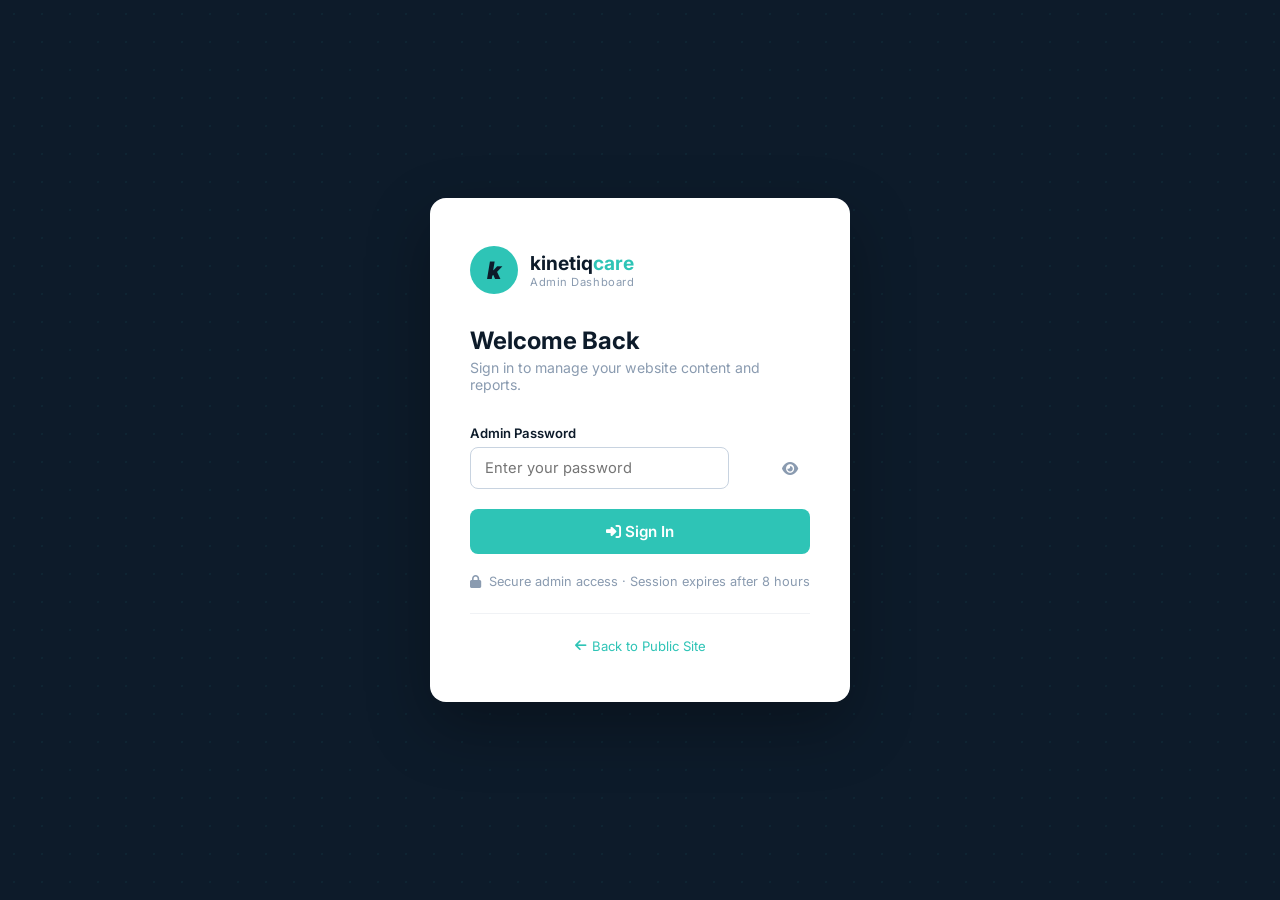
<file: admin/content-editor.html>
<!DOCTYPE html>
<html lang="en">
<head>
  <meta charset="UTF-8" />
  <meta name="viewport" content="width=device-width, initial-scale=1.0" />
  <title>Content Editor — Kinetiq Care Admin</title>
  <link rel="stylesheet" href="css/admin.css" />
  <link href="https://fonts.googleapis.com/css2?family=Inter:wght@400;500;600;700;800&display=swap" rel="stylesheet" />
  <link rel="stylesheet" href="https://cdnjs.cloudflare.com/ajax/libs/font-awesome/6.5.0/css/all.min.css" />
  <script src="js/auth.js"></script>
</head>
<body>

  <aside class="sidebar">
    <div class="sidebar-logo">
      <div class="s-icon">k</div>
      <div><div class="s-text">kinetiq<span>care</span></div><div class="s-sub">Admin Panel</div></div>
    </div>
    <div class="sidebar-section">
      <div class="sidebar-section-label">Main</div>
      <a href="dashboard.html" class="sidebar-link"><i class="fas fa-th-large"></i> Dashboard</a>
      <a href="content-editor.html" class="sidebar-link active"><i class="fas fa-edit"></i> Content Editor</a>
      <a href="reports-manager.html" class="sidebar-link"><i class="fas fa-file-alt"></i> Reports Manager</a>
      <a href="gallery-manager.html" class="sidebar-link"><i class="fas fa-images"></i> Gallery Manager</a>
    </div>
    <div class="sidebar-section">
      <div class="sidebar-section-label">Public Site</div>
      <a href="../index.html" target="_blank" class="sidebar-link"><i class="fas fa-home"></i> Homepage</a>
    </div>
    <div class="sidebar-footer">
      <a href="#" class="sidebar-link logout" onclick="KCAuth.logout();return false;"><i class="fas fa-sign-out-alt"></i> Logout</a>
    </div>
  </aside>

  <div class="admin-main">
    <header class="admin-header">
      <div>
        <h1>Content Editor</h1>
        <div class="breadcrumb"><a href="dashboard.html">Dashboard</a> / Content Editor</div>
      </div>
      <div class="header-actions">
        <button class="btn btn-outline btn-sm" onclick="resetDraft()"><i class="fas fa-undo"></i> Reset to Published</button>
        <button class="btn btn-outline btn-sm" onclick="exportJSON()"><i class="fas fa-download"></i> Export JSON</button>
        <button class="btn btn-primary btn-sm" onclick="saveDraft()"><i class="fas fa-save"></i> Save Draft</button>
      </div>
    </header>

    <div class="admin-content">

      <div class="alert alert-info" id="draftAlert" style="display:none;">
        <i class="fas fa-info-circle"></i>
        <span>Draft saved. <strong>Export JSON</strong>, place in <code>data/content.json</code>, and push to GitHub to go live.</span>
      </div>
      <div class="alert alert-success" id="saveAlert" style="display:none;">
        <i class="fas fa-check-circle"></i><span id="saveMsg">Draft saved.</span>
      </div>

      <div style="display:grid;grid-template-columns:1fr 360px;gap:24px;align-items:start;">

        <!-- Form -->
        <div>
          <!-- Hero Section -->
          <div class="panel">
            <div class="panel-header">
              <div><h2><i class="fas fa-star" style="color:var(--teal);margin-right:8px;font-size:0.9rem;"></i>Hero Section</h2><p>Main headline and call-to-action on the homepage</p></div>
            </div>
            <div class="panel-body">
              <div class="form-group">
                <label>Badge Text</label>
                <input type="text" id="hero-badge" placeholder="Now Live in India" oninput="updatePreview()" />
              </div>
              <div class="form-row">
                <div class="form-group">
                  <label>Headline Top Line</label>
                  <input type="text" id="hero-top" placeholder="Physio at Your" oninput="updatePreview()" />
                </div>
                <div class="form-group">
                  <label>Headline Highlight (teal)</label>
                  <input type="text" id="hero-highlight" placeholder="Fingertips." oninput="updatePreview()" />
                </div>
              </div>
              <div class="form-group">
                <label>Subtext / Description</label>
                <textarea id="hero-sub" rows="3" placeholder="Expert physiotherapy — from your home..." oninput="updatePreview()"></textarea>
              </div>
              <div class="form-row">
                <div class="form-group">
                  <label>Primary CTA Label</label>
                  <input type="text" id="cta-primary" placeholder="Book a Session" oninput="updatePreview()" />
                </div>
                <div class="form-group">
                  <label>Secondary CTA Label</label>
                  <input type="text" id="cta-secondary" placeholder="Learn More" oninput="updatePreview()" />
                </div>
              </div>
            </div>
          </div>

          <!-- Stats -->
          <div class="panel">
            <div class="panel-header">
              <div><h2><i class="fas fa-chart-bar" style="color:var(--teal);margin-right:8px;font-size:0.9rem;"></i>Hero Stats</h2><p>Three numbers shown below the CTA buttons</p></div>
            </div>
            <div class="panel-body">
              <div id="statsForm"></div>
            </div>
          </div>

          <!-- Services Section Label -->
          <div class="panel">
            <div class="panel-header">
              <div><h2><i class="fas fa-th-large" style="color:var(--teal);margin-right:8px;font-size:0.9rem;"></i>Services Section</h2><p>Label, title and subtitle above the service cards</p></div>
            </div>
            <div class="panel-body">
              <div class="form-group">
                <label>Section Label</label>
                <input type="text" id="svc-label" placeholder="Our Specialities" oninput="updatePreview()" />
              </div>
              <div class="form-group">
                <label>Section Subtitle</label>
                <textarea id="svc-subtitle" rows="2" placeholder="Whether you're recovering from surgery..." oninput="updatePreview()"></textarea>
              </div>
            </div>
          </div>

          <!-- Services Cards -->
          <div class="panel">
            <div class="panel-header">
              <div><h2><i class="fas fa-list" style="color:var(--teal);margin-right:8px;font-size:0.9rem;"></i>Service Cards</h2><p>Edit the 6 service card titles and descriptions</p></div>
            </div>
            <div class="panel-body">
              <div id="servicesForm"></div>
            </div>
          </div>
        </div>

        <!-- Live Preview -->
        <div class="preview-panel">
          <h3><i class="fas fa-eye" style="margin-right:6px;"></i> Live Preview</h3>
          <div class="preview-hero-badge" id="prev-badge">Now Live in India</div>
          <div class="preview-title" id="prev-title">
            Physio at Your<br><span class="hl" id="prev-highlight">Fingertips.</span>
          </div>
          <div class="preview-sub" id="prev-sub">Expert physiotherapy — from your home, your office, or anywhere you are. No commute. No waiting room. Real results.</div>
          <div style="display:flex;gap:10px;margin-bottom:20px;">
            <div style="background:var(--teal);color:var(--navy);padding:8px 16px;border-radius:100px;font-size:0.78rem;font-weight:700;" id="prev-cta1">Book a Session</div>
            <div style="border:1.5px solid rgba(255,255,255,0.4);color:var(--white);padding:8px 16px;border-radius:100px;font-size:0.78rem;font-weight:600;" id="prev-cta2">Learn More</div>
          </div>
          <div class="preview-stats" id="prev-stats"></div>

          <div style="margin-top:24px;padding-top:20px;border-top:1px solid rgba(255,255,255,0.08);">
            <div style="font-size:0.68rem;font-weight:700;letter-spacing:0.1em;text-transform:uppercase;color:var(--gray);margin-bottom:12px;" id="prev-svc-label">Our Specialities</div>
            <div class="service-preview-grid" id="prev-services"></div>
          </div>
        </div>

      </div>
    </div>
  </div>

  <script>
    const DRAFT_KEY = 'kc_draft_content';
    let content = null;

    async function loadContent() {
      const draft = localStorage.getItem(DRAFT_KEY);
      if (draft) {
        try { content = JSON.parse(draft); showDraftAlert(true); }
        catch(e) { content = null; }
      }
      if (!content) {
        try {
          const res = await fetch('../data/content.json');
          content = await res.json();
        } catch(e) {
          content = {
            hero: { badge:'Now Live in India', headlineTop:'Physio at Your', headlineHighlight:'Fingertips.', subtext:'Expert physiotherapy — from your home, your office, or anywhere you are. No commute. No waiting room. Real results.', ctaPrimary:{label:'Book a Session',href:'contact.html'}, ctaSecondary:{label:'Learn More',href:'about.html'} },
            stats: [ {id:'stat-patients',target:2500,suffix:'+',label:'Patients Treated'}, {id:'stat-physios',target:50,suffix:'+',label:'Expert Physios'}, {id:'stat-satisfaction',target:98,suffix:'%',label:'Satisfaction Rate'} ],
            servicesSection: { label:'Our Specialities', subtitle:'Whether you\'re recovering from surgery or managing a chronic condition, our certified physios are here for you.' },
            services: [
              {id:'svc-ortho',icon:'fa-bone',title:'Orthopaedic',description:'Joints, spine, post-surgery recovery and musculoskeletal conditions treated with evidence-based protocols.'},
              {id:'svc-sports',icon:'fa-running',title:'Sports Rehab',description:'Injury recovery and athlete conditioning programs designed by sports physio specialists.'},
              {id:'svc-neuro',icon:'fa-brain',title:'Neuro Rehab',description:'Stroke, Parkinson\'s, balance disorders — expert neurological rehabilitation from home.'},
              {id:'svc-cardio',icon:'fa-heartbeat',title:'Cardio Physio',description:'Post-bypass, breathing rehabilitation, and endurance training for a stronger heart and lungs.'},
              {id:'svc-chronic',icon:'fa-infinity',title:'Chronic Care',description:'Arthritis, fibromyalgia, long-term pain management — sustained relief through personalized therapy.'},
              {id:'svc-fitness',icon:'fa-dumbbell',title:'Fitness for All',description:'Teens to seniors — safe, structured fitness programs to improve strength, mobility and quality of life.'}
            ]
          };
        }
      }
      populateForm();
      buildStatsForm();
      buildServicesForm();
      updatePreview();
    }

    function populateForm() {
      const h = content.hero;
      document.getElementById('hero-badge').value = h.badge||'';
      document.getElementById('hero-top').value = h.headlineTop||'';
      document.getElementById('hero-highlight').value = h.headlineHighlight||'';
      document.getElementById('hero-sub').value = h.subtext||'';
      document.getElementById('cta-primary').value = h.ctaPrimary?.label||'';
      document.getElementById('cta-secondary').value = h.ctaSecondary?.label||'';
      document.getElementById('svc-label').value = content.servicesSection?.label||'';
      document.getElementById('svc-subtitle').value = content.servicesSection?.subtitle||'';
    }

    function buildStatsForm() {
      const container = document.getElementById('statsForm');
      container.innerHTML = (content.stats||[]).map((s,i)=>`
        <div style="display:grid;grid-template-columns:80px 1fr 60px;gap:12px;margin-bottom:12px;align-items:end;">
          <div class="form-group" style="margin:0;">
            <label style="font-size:0.75rem;">Number</label>
            <input type="number" id="stat-target-${i}" value="${s.target}" oninput="updatePreview()" style="padding:8px 10px;border:1.5px solid #E5EAF0;border-radius:8px;font-size:0.85rem;outline:none;width:100%;" />
          </div>
          <div class="form-group" style="margin:0;">
            <label style="font-size:0.75rem;">Label</label>
            <input type="text" id="stat-label-${i}" value="${s.label}" oninput="updatePreview()" style="padding:8px 10px;border:1.5px solid #E5EAF0;border-radius:8px;font-size:0.85rem;outline:none;width:100%;" />
          </div>
          <div class="form-group" style="margin:0;">
            <label style="font-size:0.75rem;">Suffix</label>
            <input type="text" id="stat-suffix-${i}" value="${s.suffix}" oninput="updatePreview()" maxlength="3" style="padding:8px 10px;border:1.5px solid #E5EAF0;border-radius:8px;font-size:0.85rem;outline:none;width:100%;" />
          </div>
        </div>`).join('');
    }

    function buildServicesForm() {
      const container = document.getElementById('servicesForm');
      container.innerHTML = (content.services||[]).map((s,i)=>`
        <div style="border:1px solid #F0F2F5;border-radius:8px;padding:16px;margin-bottom:12px;">
          <div class="form-row">
            <div class="form-group" style="margin:0 0 12px;">
              <label style="font-size:0.75rem;">Service Title</label>
              <input type="text" id="svc-title-${i}" value="${s.title}" oninput="updatePreview()" style="padding:8px 10px;border:1.5px solid #E5EAF0;border-radius:8px;font-size:0.85rem;outline:none;width:100%;" />
            </div>
            <div class="form-group" style="margin:0 0 12px;">
              <label style="font-size:0.75rem;">Font Awesome Icon</label>
              <input type="text" id="svc-icon-${i}" value="${s.icon}" oninput="updatePreview()" placeholder="fa-bone" style="padding:8px 10px;border:1.5px solid #E5EAF0;border-radius:8px;font-size:0.85rem;outline:none;width:100%;" />
            </div>
          </div>
          <div class="form-group" style="margin:0;">
            <label style="font-size:0.75rem;">Description</label>
            <textarea id="svc-desc-${i}" rows="2" oninput="updatePreview()" style="padding:8px 10px;border:1.5px solid #E5EAF0;border-radius:8px;font-size:0.85rem;outline:none;width:100%;resize:vertical;">${s.description}</textarea>
          </div>
        </div>`).join('');
    }

    function readForm() {
      const stats = (content.stats||[]).map((s,i)=>({
        ...s,
        target: parseInt(document.getElementById(`stat-target-${i}`)?.value)||s.target,
        label: document.getElementById(`stat-label-${i}`)?.value||s.label,
        suffix: document.getElementById(`stat-suffix-${i}`)?.value||s.suffix
      }));
      const services = (content.services||[]).map((s,i)=>({
        ...s,
        title: document.getElementById(`svc-title-${i}`)?.value||s.title,
        icon: document.getElementById(`svc-icon-${i}`)?.value||s.icon,
        description: document.getElementById(`svc-desc-${i}`)?.value||s.description
      }));
      return {
        hero: {
          ...content.hero,
          badge: document.getElementById('hero-badge').value,
          headlineTop: document.getElementById('hero-top').value,
          headlineHighlight: document.getElementById('hero-highlight').value,
          subtext: document.getElementById('hero-sub').value,
          ctaPrimary: { ...content.hero.ctaPrimary, label: document.getElementById('cta-primary').value },
          ctaSecondary: { ...content.hero.ctaSecondary, label: document.getElementById('cta-secondary').value }
        },
        stats,
        servicesSection: {
          ...content.servicesSection,
          label: document.getElementById('svc-label').value,
          subtitle: document.getElementById('svc-subtitle').value
        },
        services
      };
    }

    function updatePreview() {
      const d = readForm();
      document.getElementById('prev-badge').textContent = d.hero.badge;
      document.getElementById('prev-title').innerHTML = `${d.hero.headlineTop}<br><span class="hl">${d.hero.headlineHighlight}</span>`;
      document.getElementById('prev-sub').textContent = d.hero.subtext;
      document.getElementById('prev-cta1').textContent = d.hero.ctaPrimary.label;
      document.getElementById('prev-cta2').textContent = d.hero.ctaSecondary.label;
      document.getElementById('prev-svc-label').textContent = d.servicesSection.label;
      document.getElementById('prev-stats').innerHTML = d.stats.map(s=>`<div class="preview-stat"><div class="num">${s.target.toLocaleString()}<span>${s.suffix}</span></div><div class="lbl">${s.label}</div></div>`).join('');
      document.getElementById('prev-services').innerHTML = d.services.map(s=>`<div class="service-preview-item"><i class="fas ${s.icon}"></i><h5>${s.title}</h5><p>${s.description.substring(0,60)}...</p></div>`).join('');
    }

    function saveDraft() {
      const data = readForm();
      localStorage.setItem(DRAFT_KEY, JSON.stringify(data));
      content = data;
      showDraftAlert(true);
      showAlert('Draft saved to browser.');
    }

    function resetDraft() {
      if (!confirm('Reset to the last published version? This will discard all unsaved changes.')) return;
      localStorage.removeItem(DRAFT_KEY);
      content = null;
      loadContent();
      showDraftAlert(false);
      showAlert('Reset to published version.');
    }

    function exportJSON() {
      saveDraft();
      const json = JSON.stringify(readForm(), null, 2);
      const blob = new Blob([json], { type:'application/json' });
      const a = document.createElement('a');
      a.href = URL.createObjectURL(blob);
      a.download = 'content.json';
      a.click();
      showAlert('content.json downloaded! Place in data/ folder and push to GitHub to go live.');
    }

    function showDraftAlert(s){ document.getElementById('draftAlert').style.display=s?'flex':'none'; }
    function showAlert(msg){ const el=document.getElementById('saveAlert'); document.getElementById('saveMsg').textContent=msg; el.style.display='flex'; setTimeout(()=>{el.style.display='none';},5000); }

    loadContent();
  </script>
</body>
</html>
</file>
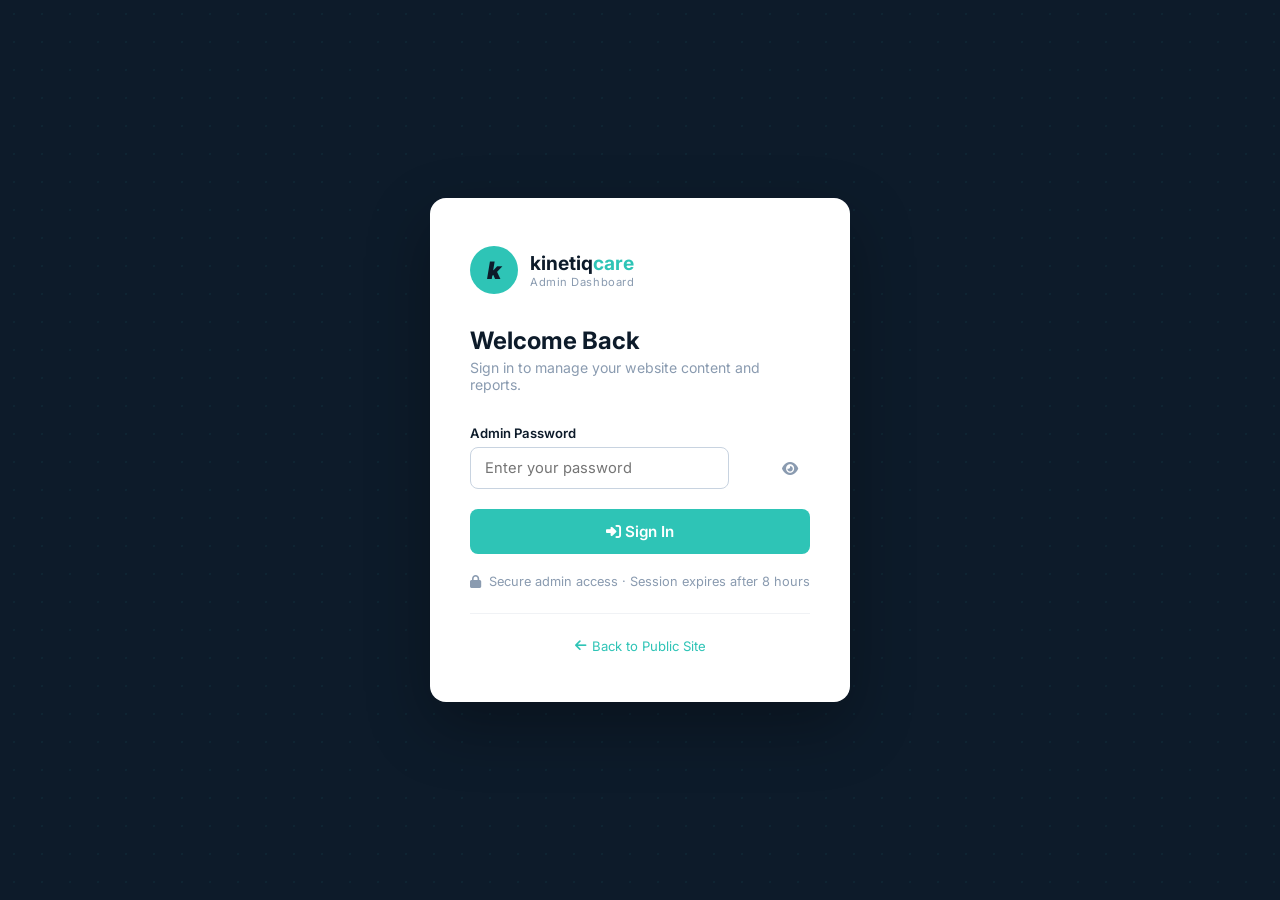
<file: admin/dashboard.html>
<!DOCTYPE html>
<html lang="en">
<head>
  <meta charset="UTF-8" />
  <meta name="viewport" content="width=device-width, initial-scale=1.0" />
  <title>Dashboard — Kinetiq Care Admin</title>
  <link rel="stylesheet" href="css/admin.css" />
  <link href="https://fonts.googleapis.com/css2?family=Inter:wght@400;500;600;700;800&display=swap" rel="stylesheet" />
  <link rel="stylesheet" href="https://cdnjs.cloudflare.com/ajax/libs/font-awesome/6.5.0/css/all.min.css" />
  <script src="js/auth.js"></script>
</head>
<body>

  <!-- SIDEBAR -->
  <aside class="sidebar">
    <div class="sidebar-logo">
      <div class="s-icon">k</div>
      <div>
        <div class="s-text">kinetiq<span>care</span></div>
        <div class="s-sub">Admin Panel</div>
      </div>
    </div>
    <div class="sidebar-section">
      <div class="sidebar-section-label">Main</div>
      <a href="dashboard.html" class="sidebar-link active"><i class="fas fa-th-large"></i> Dashboard</a>
      <a href="content-editor.html" class="sidebar-link"><i class="fas fa-edit"></i> Content Editor</a>
      <a href="reports-manager.html" class="sidebar-link"><i class="fas fa-file-alt"></i> Reports Manager</a>
      <a href="gallery-manager.html" class="sidebar-link"><i class="fas fa-images"></i> Gallery Manager</a>
    </div>
    <div class="sidebar-section">
      <div class="sidebar-section-label">Public Site</div>
      <a href="../index.html" target="_blank" class="sidebar-link"><i class="fas fa-home"></i> Homepage</a>
      <a href="../gallery.html" target="_blank" class="sidebar-link"><i class="fas fa-images"></i> Gallery</a>
      <a href="../reports.html" target="_blank" class="sidebar-link"><i class="fas fa-file-download"></i> Reports</a>
      <a href="../contact.html" target="_blank" class="sidebar-link"><i class="fas fa-envelope"></i> Contact</a>
    </div>
    <div class="sidebar-footer">
      <a href="#" class="sidebar-link logout" onclick="KCAuth.logout();return false;"><i class="fas fa-sign-out-alt"></i> Logout</a>
    </div>
  </aside>

  <!-- MAIN -->
  <div class="admin-main">
    <header class="admin-header">
      <div>
        <h1>Dashboard</h1>
        <div class="breadcrumb">Kinetiq Care Admin</div>
      </div>
      <div class="header-actions">
        <div class="header-badge"><span class="dot"></span> Site Live</div>
        <a href="../index.html" target="_blank" class="btn btn-outline btn-sm"><i class="fas fa-external-link-alt"></i> View Site</a>
      </div>
    </header>

    <div class="admin-content">

      <!-- Welcome -->
      <div style="margin-bottom:28px;">
        <h2 style="font-size:1.5rem;color:var(--navy);margin-bottom:4px;">Good to see you 👋</h2>
        <p style="color:var(--gray);font-size:0.9rem;">Here's an overview of your Kinetiq Care website.</p>
      </div>

      <!-- Stat Cards -->
      <div class="stat-cards">
        <div class="stat-card">
          <div class="stat-icon teal"><i class="fas fa-file-alt"></i></div>
          <div>
            <div class="stat-num" id="sc-reports">—</div>
            <div class="stat-label">Published Reports</div>
            <div class="stat-change up" id="sc-reports-draft"></div>
          </div>
        </div>
        <div class="stat-card">
          <div class="stat-icon green"><i class="fas fa-images"></i></div>
          <div>
            <div class="stat-num" id="sc-gallery">—</div>
            <div class="stat-label">Gallery Items</div>
            <div class="stat-change up" id="sc-gallery-hidden"></div>
          </div>
        </div>
        <div class="stat-card">
          <div class="stat-icon blue"><i class="fas fa-edit"></i></div>
          <div>
            <div class="stat-num" id="sc-edits">0</div>
            <div class="stat-label">Pending Edits</div>
            <div class="stat-change" id="sc-edits-label" style="color:var(--gray);">Unsaved drafts</div>
          </div>
        </div>
        <div class="stat-card">
          <div class="stat-icon amber"><i class="fas fa-globe"></i></div>
          <div>
            <div class="stat-num">6</div>
            <div class="stat-label">Public Pages</div>
            <div class="stat-change up"><i class="fas fa-check" style="font-size:0.7rem;"></i> All live</div>
          </div>
        </div>
      </div>

      <!-- Grid: Quick Actions + Recent Activity -->
      <div style="display:grid;grid-template-columns:1fr 1fr;gap:24px;">

        <!-- Quick Actions -->
        <div class="panel">
          <div class="panel-header">
            <div>
              <h2>Quick Actions</h2>
              <p>Common admin tasks</p>
            </div>
          </div>
          <div class="panel-body" style="display:flex;flex-direction:column;gap:12px;">
            <a href="reports-manager.html" class="btn btn-primary btn-full"><i class="fas fa-plus"></i> Add New Report</a>
            <a href="gallery-manager.html" class="btn btn-outline btn-full"><i class="fas fa-upload"></i> Add Gallery Item</a>
            <a href="content-editor.html" class="btn btn-outline btn-full"><i class="fas fa-edit"></i> Edit Homepage Copy</a>
            <a href="../index.html" target="_blank" class="btn btn-ghost btn-full"><i class="fas fa-eye"></i> Preview Public Site</a>
          </div>
        </div>

        <!-- Recent Activity -->
        <div class="panel">
          <div class="panel-header">
            <div>
              <h2>Recent Activity</h2>
              <p>Latest changes made</p>
            </div>
          </div>
          <div class="panel-body" style="padding-top:0;">
            <div class="activity-list" id="activityList">
              <div class="activity-item">
                <div class="activity-icon teal" style="background:rgba(46,196,182,0.12);color:var(--teal);"><i class="fas fa-file-alt"></i></div>
                <div>
                  <div class="activity-title">Website launched</div>
                  <div class="activity-sub">6 pages published to GitHub Pages</div>
                </div>
                <div class="activity-time">Today</div>
              </div>
              <div class="activity-item">
                <div class="activity-icon" style="background:var(--green-bg);color:var(--green);"><i class="fas fa-check-circle"></i></div>
                <div>
                  <div class="activity-title">9 reports added</div>
                  <div class="activity-sub">All published to reports page</div>
                </div>
                <div class="activity-time">Today</div>
              </div>
              <div class="activity-item">
                <div class="activity-icon" style="background:var(--blue-bg);color:var(--blue);"><i class="fas fa-images"></i></div>
                <div>
                  <div class="activity-title">12 gallery items added</div>
                  <div class="activity-sub">Gallery page populated</div>
                </div>
                <div class="activity-time">Today</div>
              </div>
            </div>
          </div>
        </div>

      </div>

      <!-- Pages Overview -->
      <div class="panel" style="margin-top:0;">
        <div class="panel-header">
          <div><h2>Site Pages</h2><p>All public-facing pages</p></div>
          <a href="../index.html" target="_blank" class="btn btn-ghost btn-sm"><i class="fas fa-external-link-alt"></i> Open Site</a>
        </div>
        <div class="panel-body" style="padding:0;">
          <table class="data-table">
            <thead>
              <tr>
                <th>Page</th>
                <th>URL</th>
                <th>Status</th>
                <th>Actions</th>
              </tr>
            </thead>
            <tbody>
              <tr>
                <td class="td-title">Homepage<small>Hero, services, testimonials</small></td>
                <td style="font-size:0.8rem;color:var(--gray);">index.html</td>
                <td><span class="badge badge-published"><i class="fas fa-circle" style="font-size:0.5rem;"></i> Live</span></td>
                <td><div class="table-actions"><a href="content-editor.html" class="btn btn-ghost btn-sm"><i class="fas fa-edit"></i> Edit</a><a href="../index.html" target="_blank" class="btn btn-ghost btn-sm"><i class="fas fa-eye"></i></a></div></td>
              </tr>
              <tr>
                <td class="td-title">About Us<small>Team, mission, milestones</small></td>
                <td style="font-size:0.8rem;color:var(--gray);">about.html</td>
                <td><span class="badge badge-published"><i class="fas fa-circle" style="font-size:0.5rem;"></i> Live</span></td>
                <td><div class="table-actions"><a href="../about.html" target="_blank" class="btn btn-ghost btn-sm"><i class="fas fa-eye"></i></a></div></td>
              </tr>
              <tr>
                <td class="td-title">Photo Gallery<small>Filterable image gallery</small></td>
                <td style="font-size:0.8rem;color:var(--gray);">gallery.html</td>
                <td><span class="badge badge-published"><i class="fas fa-circle" style="font-size:0.5rem;"></i> Live</span></td>
                <td><div class="table-actions"><a href="gallery-manager.html" class="btn btn-ghost btn-sm"><i class="fas fa-edit"></i> Manage</a><a href="../gallery.html" target="_blank" class="btn btn-ghost btn-sm"><i class="fas fa-eye"></i></a></div></td>
              </tr>
              <tr>
                <td class="td-title">Download Reports<small>Patient resource library</small></td>
                <td style="font-size:0.8rem;color:var(--gray);">reports.html</td>
                <td><span class="badge badge-published"><i class="fas fa-circle" style="font-size:0.5rem;"></i> Live</span></td>
                <td><div class="table-actions"><a href="reports-manager.html" class="btn btn-ghost btn-sm"><i class="fas fa-edit"></i> Manage</a><a href="../reports.html" target="_blank" class="btn btn-ghost btn-sm"><i class="fas fa-eye"></i></a></div></td>
              </tr>
              <tr>
                <td class="td-title">Facilities<small>Equipment, accreditations</small></td>
                <td style="font-size:0.8rem;color:var(--gray);">facilities.html</td>
                <td><span class="badge badge-published"><i class="fas fa-circle" style="font-size:0.5rem;"></i> Live</span></td>
                <td><div class="table-actions"><a href="../facilities.html" target="_blank" class="btn btn-ghost btn-sm"><i class="fas fa-eye"></i></a></div></td>
              </tr>
              <tr>
                <td class="td-title">Contact Us<small>Booking form, FAQ</small></td>
                <td style="font-size:0.8rem;color:var(--gray);">contact.html</td>
                <td><span class="badge badge-published"><i class="fas fa-circle" style="font-size:0.5rem;"></i> Live</span></td>
                <td><div class="table-actions"><a href="../contact.html" target="_blank" class="btn btn-ghost btn-sm"><i class="fas fa-eye"></i></a></div></td>
              </tr>
            </tbody>
          </table>
        </div>
      </div>

      <!-- Export Instructions -->
      <div class="alert alert-info">
        <i class="fas fa-info-circle"></i>
        <span><strong>How publishing works:</strong> Edit content in any manager, then click "Export JSON". Place the downloaded file in the <code>data/</code> folder, commit and push to GitHub — the live site updates automatically within ~60 seconds.</span>
      </div>

    </div>
  </div>

  <script>
    // Load stats from localStorage drafts or JSON files
    async function loadStats() {
      // Reports
      try {
        const rDraft = localStorage.getItem('kc_draft_reports');
        const rData = rDraft ? JSON.parse(rDraft) : await fetch('../data/reports.json').then(r=>r.json());
        const rList = rData.reports || rData;
        const pub = rList.filter(r=>r.published!==false).length;
        const draft = rList.filter(r=>r.published===false).length;
        document.getElementById('sc-reports').textContent = pub;
        if (draft) document.getElementById('sc-reports-draft').textContent = `${draft} unpublished`;
      } catch(e) { document.getElementById('sc-reports').textContent = '9'; }

      // Gallery
      try {
        const gDraft = localStorage.getItem('kc_draft_gallery');
        const gData = gDraft ? JSON.parse(gDraft) : await fetch('../data/gallery.json').then(r=>r.json());
        const gList = gData.items || gData;
        const gpub = gList.filter(i=>i.published!==false).length;
        const ghide = gList.filter(i=>i.published===false).length;
        document.getElementById('sc-gallery').textContent = gpub;
        if (ghide) document.getElementById('sc-gallery-hidden').textContent = `${ghide} hidden`;
      } catch(e) { document.getElementById('sc-gallery').textContent = '12'; }

      // Pending edits (check draft keys)
      const draftKeys = ['kc_draft_reports','kc_draft_gallery','kc_draft_content'].filter(k=>localStorage.getItem(k));
      document.getElementById('sc-edits').textContent = draftKeys.length;
      if (draftKeys.length) {
        document.getElementById('sc-edits-label').textContent = 'Export to publish';
        document.getElementById('sc-edits-label').style.color = 'var(--amber)';
      }
    }
    loadStats();
  </script>
</body>
</html>
</file>
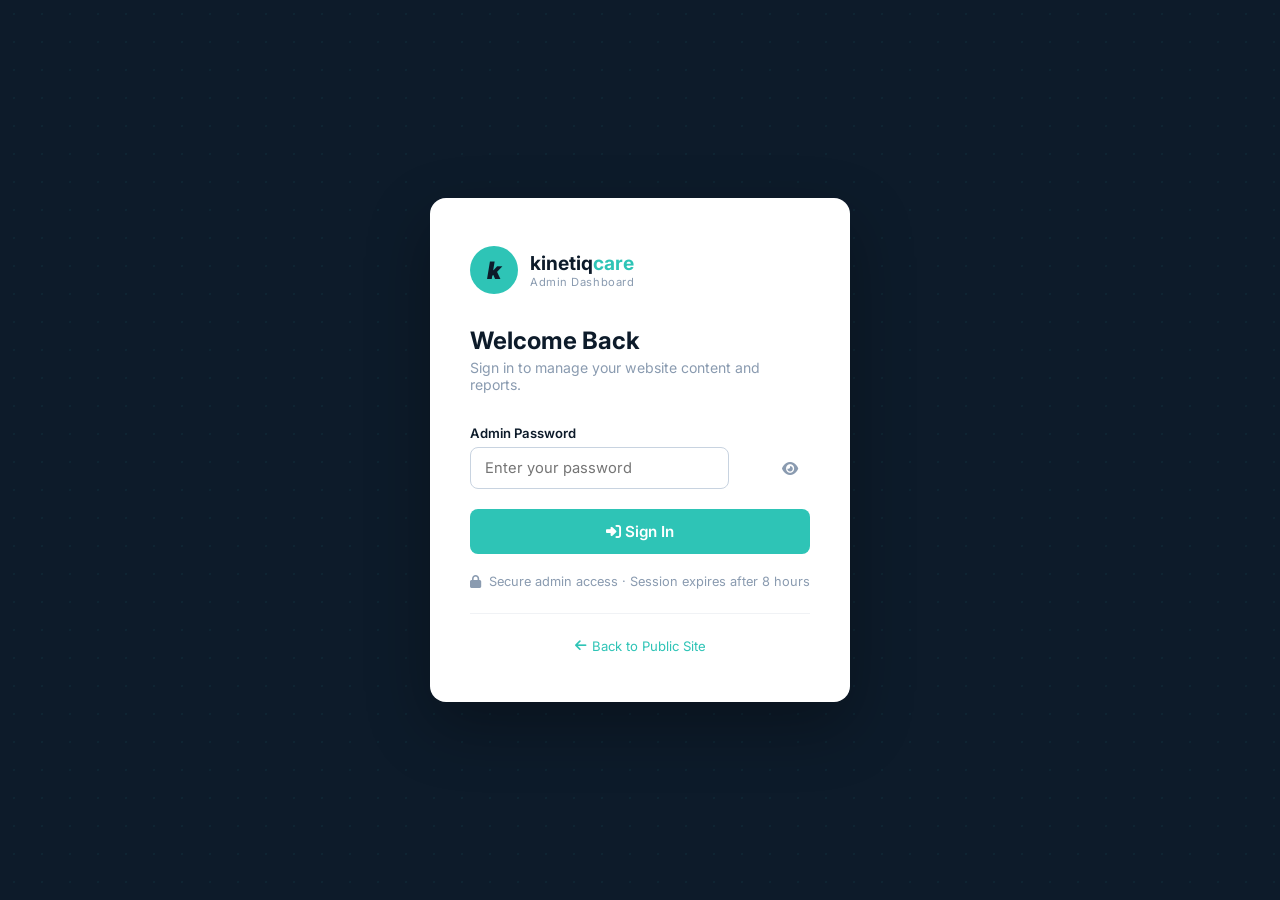
<file: admin/gallery-manager.html>
<!DOCTYPE html>
<html lang="en">
<head>
  <meta charset="UTF-8" />
  <meta name="viewport" content="width=device-width, initial-scale=1.0" />
  <title>Gallery Manager — Kinetiq Care Admin</title>
  <link rel="stylesheet" href="css/admin.css" />
  <link href="https://fonts.googleapis.com/css2?family=Inter:wght@400;500;600;700;800&display=swap" rel="stylesheet" />
  <link rel="stylesheet" href="https://cdnjs.cloudflare.com/ajax/libs/font-awesome/6.5.0/css/all.min.css" />
  <script src="js/auth.js"></script>
</head>
<body>

  <aside class="sidebar">
    <div class="sidebar-logo">
      <div class="s-icon">k</div>
      <div><div class="s-text">kinetiq<span>care</span></div><div class="s-sub">Admin Panel</div></div>
    </div>
    <div class="sidebar-section">
      <div class="sidebar-section-label">Main</div>
      <a href="dashboard.html" class="sidebar-link"><i class="fas fa-th-large"></i> Dashboard</a>
      <a href="content-editor.html" class="sidebar-link"><i class="fas fa-edit"></i> Content Editor</a>
      <a href="reports-manager.html" class="sidebar-link"><i class="fas fa-file-alt"></i> Reports Manager</a>
      <a href="gallery-manager.html" class="sidebar-link active"><i class="fas fa-images"></i> Gallery Manager</a>
    </div>
    <div class="sidebar-section">
      <div class="sidebar-section-label">Public Site</div>
      <a href="../gallery.html" target="_blank" class="sidebar-link"><i class="fas fa-images"></i> Gallery Page</a>
    </div>
    <div class="sidebar-footer">
      <a href="#" class="sidebar-link logout" onclick="KCAuth.logout();return false;"><i class="fas fa-sign-out-alt"></i> Logout</a>
    </div>
  </aside>

  <div class="admin-main">
    <header class="admin-header">
      <div>
        <h1>Gallery Manager</h1>
        <div class="breadcrumb"><a href="dashboard.html">Dashboard</a> / Gallery Manager</div>
      </div>
      <div class="header-actions">
        <button class="btn btn-outline btn-sm" onclick="exportJSON()"><i class="fas fa-download"></i> Export JSON</button>
        <button class="btn btn-primary btn-sm" onclick="openModal()"><i class="fas fa-plus"></i> Add Item</button>
      </div>
    </header>

    <div class="admin-content">

      <div class="alert alert-info" id="draftAlert" style="display:none;">
        <i class="fas fa-info-circle"></i>
        <span>Unsaved changes. <strong>Export JSON</strong> and deploy to update the live gallery.</span>
      </div>
      <div class="alert alert-success" id="saveAlert" style="display:none;">
        <i class="fas fa-check-circle"></i><span id="saveMsg"></span>
      </div>

      <!-- Filter bar -->
      <div class="panel">
        <div class="panel-header">
          <div><h2>Gallery Items</h2><p id="galleryCount">Loading...</p></div>
          <div style="display:flex;gap:8px;">
            <select id="filterCat" style="padding:8px 12px;border:1.5px solid #E5EAF0;border-radius:8px;font-size:0.85rem;outline:none;" onchange="renderGrid()">
              <option value="all">All Categories</option>
              <option value="sessions">Sessions</option>
              <option value="team">Team</option>
              <option value="facilities">Facilities</option>
              <option value="patients">Patients</option>
              <option value="events">Events</option>
            </select>
          </div>
        </div>
        <div class="panel-body">
          <div class="gallery-admin-grid" id="galleryGrid">
            <div style="grid-column:1/-1;text-align:center;padding:48px;color:var(--gray);"><i class="fas fa-spinner fa-spin" style="font-size:1.5rem;"></i></div>
          </div>
        </div>
        <div class="panel-footer" style="display:flex;justify-content:space-between;align-items:center;">
          <span id="gridInfo" style="font-size:0.8rem;color:var(--gray);"></span>
          <button class="btn btn-primary" onclick="exportJSON()"><i class="fas fa-download"></i> Export JSON to Deploy</button>
        </div>
      </div>

    </div>
  </div>

  <!-- MODAL -->
  <div id="modal" style="display:none;position:fixed;inset:0;background:rgba(13,27,42,0.6);z-index:500;align-items:center;justify-content:center;padding:24px;">
    <div style="background:var(--white);border-radius:16px;width:100%;max-width:500px;max-height:90vh;overflow-y:auto;">
      <div style="padding:20px 24px;border-bottom:1px solid #F0F2F5;display:flex;justify-content:space-between;align-items:center;">
        <h2 style="font-size:1.05rem;color:var(--navy);" id="modalTitle">Add Gallery Item</h2>
        <button onclick="closeModal()" style="background:#F0F2F5;border:none;width:32px;height:32px;border-radius:8px;cursor:pointer;"><i class="fas fa-times"></i></button>
      </div>
      <form id="galleryForm" style="padding:24px;">
        <input type="hidden" id="editId" />
        <div class="form-row">
          <div class="form-group">
            <label>Title *</label>
            <input type="text" id="f-title" placeholder="e.g. Sports Session" required />
          </div>
          <div class="form-group">
            <label>Subtitle</label>
            <input type="text" id="f-subtitle" placeholder="e.g. Athlete Conditioning" />
          </div>
        </div>
        <div class="form-row">
          <div class="form-group">
            <label>Category *</label>
            <select id="f-cat" required>
              <option value="sessions">Sessions</option>
              <option value="team">Team</option>
              <option value="facilities">Facilities</option>
              <option value="patients">Patients</option>
              <option value="events">Events</option>
            </select>
          </div>
          <div class="form-group">
            <label>Grid Span</label>
            <select id="f-span">
              <option value="">Normal</option>
              <option value="tall">Tall (2 rows)</option>
              <option value="wide">Wide (2 columns)</option>
            </select>
          </div>
        </div>
        <div class="form-group">
          <label>Emoji / Icon (shown as placeholder)</label>
          <input type="text" id="f-icon" placeholder="🎥" maxlength="4" />
        </div>
        <div class="form-group">
          <label>Image URL (leave blank to use emoji)</label>
          <input type="text" id="f-img" placeholder="images/gallery/photo.jpg" />
        </div>
        <div class="form-group" style="flex-direction:row;align-items:center;gap:12px;">
          <label class="toggle">
            <input type="checkbox" id="f-published" checked />
            <span class="toggle-slider"></span>
          </label>
          <span style="font-size:0.88rem;color:var(--navy);font-weight:500;">Visible on public gallery</span>
        </div>
        <div style="display:flex;gap:12px;margin-top:8px;">
          <button type="submit" class="btn btn-primary" style="flex:1;justify-content:center;"><i class="fas fa-save"></i> Save Item</button>
          <button type="button" class="btn btn-ghost" onclick="closeModal()">Cancel</button>
        </div>
      </form>
    </div>
  </div>

  <script>
    const DRAFT_KEY = 'kc_draft_gallery';
    let items = [];

    async function loadGallery() {
      const draft = localStorage.getItem(DRAFT_KEY);
      if (draft) {
        try { const d=JSON.parse(draft); items=d.items||d; showDraftAlert(true); }
        catch(e) { items=[]; }
      } else {
        try { const r=await fetch('../data/gallery.json'); const d=await r.json(); items=d.items||d; }
        catch(e) { items=[]; }
      }
      renderGrid();
    }

    function renderGrid() {
      const cat = document.getElementById('filterCat').value;
      const filtered = cat==='all' ? items : items.filter(i=>i.category===cat);
      const grid = document.getElementById('galleryGrid');
      const pub = items.filter(i=>i.published!==false).length;
      document.getElementById('galleryCount').textContent = `${items.length} total · ${pub} visible · ${items.length-pub} hidden`;
      document.getElementById('gridInfo').textContent = `Showing ${filtered.length} of ${items.length} items`;

      if (!filtered.length) {
        grid.innerHTML = '<div style="grid-column:1/-1;text-align:center;padding:32px;color:var(--gray);">No items in this category.</div>';
        return;
      }
      grid.innerHTML = filtered.map(item => `
        <div class="gallery-admin-card ${item.published===false?'unpublished':''}">
          <div class="gallery-thumb">${item.imageSrc?`<img src="../${item.imageSrc}" style="width:100%;height:100%;object-fit:cover;" alt="${item.title}" />`:`<span style="font-size:2.5rem;">${item.icon||'🖼️'}</span>`}</div>
          <div class="gallery-card-body">
            <h4>${item.title}</h4>
            <div class="cat">${item.category} ${item.span?`· ${item.span}`:''}</div>
            <div class="gallery-card-actions">
              <button class="btn btn-ghost btn-sm" onclick="editItem('${item.id}')" title="Edit"><i class="fas fa-edit"></i></button>
              <button class="btn btn-${item.published!==false?'success':'ghost'} btn-sm" onclick="togglePublish('${item.id}')" title="${item.published!==false?'Unpublish':'Publish'}">
                <i class="fas fa-${item.published!==false?'eye':'eye-slash'}"></i>
              </button>
              <button class="btn btn-danger btn-sm" onclick="deleteItem('${item.id}')" title="Delete"><i class="fas fa-trash"></i></button>
            </div>
          </div>
        </div>`).join('');
    }

    function togglePublish(id) {
      const item = items.find(i=>i.id===id);
      if (item) { item.published = item.published===false?true:false; saveDraft(); renderGrid(); }
    }

    function deleteItem(id) {
      if (!confirm('Delete this gallery item?')) return;
      items = items.filter(i=>i.id!==id);
      saveDraft(); renderGrid();
    }

    function openModal(id=null) {
      document.getElementById('editId').value='';
      document.getElementById('galleryForm').reset();
      document.getElementById('f-published').checked=true;
      document.getElementById('modalTitle').textContent='Add Gallery Item';
      if(id){
        const item=items.find(i=>i.id===id);
        if(item){
          document.getElementById('editId').value=id;
          document.getElementById('f-title').value=item.title||'';
          document.getElementById('f-subtitle').value=item.subtitle||'';
          document.getElementById('f-cat').value=item.category||'sessions';
          document.getElementById('f-span').value=item.span||'';
          document.getElementById('f-icon').value=item.icon||'';
          document.getElementById('f-img').value=item.imageSrc||'';
          document.getElementById('f-published').checked=item.published!==false;
          document.getElementById('modalTitle').textContent='Edit Gallery Item';
        }
      }
      document.getElementById('modal').style.display='flex';
    }

    function editItem(id){ openModal(id); }
    function closeModal(){ document.getElementById('modal').style.display='none'; }

    document.getElementById('galleryForm').addEventListener('submit',(e)=>{
      e.preventDefault();
      const id=document.getElementById('editId').value;
      const data={
        id: id||'gal-'+Date.now(),
        published: document.getElementById('f-published').checked,
        category: document.getElementById('f-cat').value,
        title: document.getElementById('f-title').value,
        subtitle: document.getElementById('f-subtitle').value,
        icon: document.getElementById('f-icon').value||'🖼️',
        imageSrc: document.getElementById('f-img').value,
        span: document.getElementById('f-span').value,
        addedAt: new Date().toISOString()
      };
      if(id){ const idx=items.findIndex(i=>i.id===id); if(idx>-1) items[idx]=data; }
      else items.unshift(data);
      saveDraft(); renderGrid(); closeModal();
      showAlert('Gallery item saved. Export JSON to publish.');
    });

    function saveDraft(){
      localStorage.setItem(DRAFT_KEY, JSON.stringify({ items }));
      showDraftAlert(true);
    }
    function showDraftAlert(s){ document.getElementById('draftAlert').style.display=s?'flex':'none'; }
    function showAlert(msg){ const el=document.getElementById('saveAlert'); document.getElementById('saveMsg').textContent=msg; el.style.display='flex'; setTimeout(()=>{el.style.display='none';},4000); }

    function exportJSON(){
      const json=JSON.stringify({ items },null,2);
      const blob=new Blob([json],{type:'application/json'});
      const a=document.createElement('a');
      a.href=URL.createObjectURL(blob);
      a.download='gallery.json';
      a.click();
      showAlert('gallery.json downloaded! Place it in data/ folder and push to GitHub.');
    }

    document.getElementById('modal').addEventListener('click',(e)=>{ if(e.target===document.getElementById('modal')) closeModal(); });
    loadGallery();
  </script>
</body>
</html>
</file>
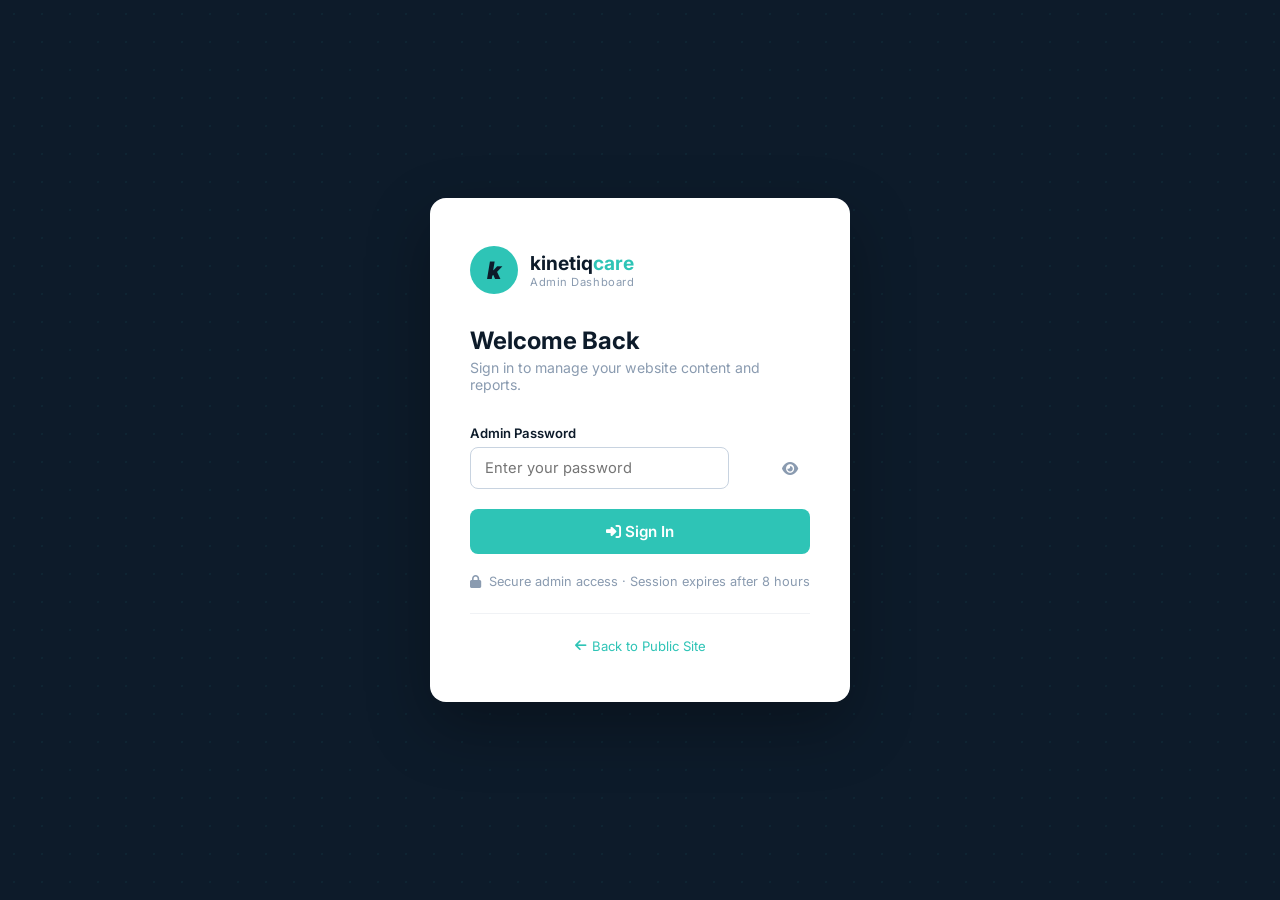
<file: admin/reports-manager.html>
<!DOCTYPE html>
<html lang="en">
<head>
  <meta charset="UTF-8" />
  <meta name="viewport" content="width=device-width, initial-scale=1.0" />
  <title>Reports Manager — Kinetiq Care Admin</title>
  <link rel="stylesheet" href="css/admin.css" />
  <link href="https://fonts.googleapis.com/css2?family=Inter:wght@400;500;600;700;800&display=swap" rel="stylesheet" />
  <link rel="stylesheet" href="https://cdnjs.cloudflare.com/ajax/libs/font-awesome/6.5.0/css/all.min.css" />
  <script src="js/auth.js"></script>
</head>
<body>

  <aside class="sidebar">
    <div class="sidebar-logo">
      <div class="s-icon">k</div>
      <div><div class="s-text">kinetiq<span>care</span></div><div class="s-sub">Admin Panel</div></div>
    </div>
    <div class="sidebar-section">
      <div class="sidebar-section-label">Main</div>
      <a href="dashboard.html" class="sidebar-link"><i class="fas fa-th-large"></i> Dashboard</a>
      <a href="content-editor.html" class="sidebar-link"><i class="fas fa-edit"></i> Content Editor</a>
      <a href="reports-manager.html" class="sidebar-link active"><i class="fas fa-file-alt"></i> Reports Manager</a>
      <a href="gallery-manager.html" class="sidebar-link"><i class="fas fa-images"></i> Gallery Manager</a>
    </div>
    <div class="sidebar-section">
      <div class="sidebar-section-label">Public Site</div>
      <a href="../index.html" target="_blank" class="sidebar-link"><i class="fas fa-home"></i> Homepage</a>
      <a href="../reports.html" target="_blank" class="sidebar-link"><i class="fas fa-file-download"></i> Reports Page</a>
    </div>
    <div class="sidebar-footer">
      <a href="#" class="sidebar-link logout" onclick="KCAuth.logout();return false;"><i class="fas fa-sign-out-alt"></i> Logout</a>
    </div>
  </aside>

  <div class="admin-main">
    <header class="admin-header">
      <div>
        <h1>Reports Manager</h1>
        <div class="breadcrumb"><a href="dashboard.html">Dashboard</a> / Reports Manager</div>
      </div>
      <div class="header-actions">
        <button class="btn btn-outline btn-sm" onclick="exportJSON()"><i class="fas fa-download"></i> Export JSON</button>
        <button class="btn btn-primary btn-sm" onclick="openModal()"><i class="fas fa-plus"></i> Add Report</button>
      </div>
    </header>

    <div class="admin-content">

      <div class="alert alert-info" id="draftAlert" style="display:none;">
        <i class="fas fa-info-circle"></i>
        <span>You have unsaved changes. <strong>Export JSON</strong> and deploy to publish them to the live site.</span>
      </div>

      <div class="alert alert-success" id="saveAlert" style="display:none;">
        <i class="fas fa-check-circle"></i>
        <span id="saveMsg">Changes saved to draft.</span>
      </div>

      <!-- Filters -->
      <div class="panel">
        <div class="panel-header">
          <div><h2>All Reports</h2><p id="reportCount">Loading...</p></div>
          <div style="display:flex;gap:8px;align-items:center;">
            <input type="text" id="searchReports" placeholder="Search reports..." style="padding:8px 12px;border:1.5px solid #E5EAF0;border-radius:8px;font-size:0.85rem;outline:none;width:220px;" oninput="filterTable()" />
            <select id="filterType" style="padding:8px 12px;border:1.5px solid #E5EAF0;border-radius:8px;font-size:0.85rem;outline:none;" onchange="filterTable()">
              <option value="all">All Types</option>
              <option value="exercise">Exercise</option>
              <option value="assessment">Assessment</option>
              <option value="progress">Progress</option>
              <option value="guide">Guide</option>
            </select>
          </div>
        </div>
        <div class="panel-body" style="padding:0;overflow-x:auto;">
          <table class="data-table" id="reportsTable">
            <thead>
              <tr>
                <th>Report</th>
                <th>Type</th>
                <th>Specialty</th>
                <th>Date</th>
                <th>Size</th>
                <th>Published</th>
                <th>Actions</th>
              </tr>
            </thead>
            <tbody id="reportsBody">
              <tr><td colspan="7" style="text-align:center;padding:32px;color:var(--gray);"><i class="fas fa-spinner fa-spin"></i> Loading...</td></tr>
            </tbody>
          </table>
        </div>
        <div class="panel-footer" style="display:flex;justify-content:space-between;align-items:center;">
          <span id="tableInfo" style="font-size:0.8rem;color:var(--gray);"></span>
          <button class="btn btn-primary" onclick="exportJSON()"><i class="fas fa-download"></i> Export JSON to Deploy</button>
        </div>
      </div>

    </div>
  </div>

  <!-- ADD/EDIT MODAL -->
  <div id="modal" style="display:none;position:fixed;inset:0;background:rgba(13,27,42,0.6);z-index:500;align-items:center;justify-content:center;padding:24px;">
    <div style="background:var(--white);border-radius:16px;width:100%;max-width:580px;max-height:90vh;overflow-y:auto;">
      <div style="padding:24px;border-bottom:1px solid #F0F2F5;display:flex;justify-content:space-between;align-items:center;">
        <h2 style="font-size:1.1rem;color:var(--navy);" id="modalTitle">Add New Report</h2>
        <button onclick="closeModal()" style="background:#F0F2F5;border:none;width:32px;height:32px;border-radius:8px;cursor:pointer;font-size:1rem;"><i class="fas fa-times"></i></button>
      </div>
      <form id="reportForm" style="padding:24px;">
        <input type="hidden" id="editId" />
        <div class="form-group">
          <label>Report Title *</label>
          <input type="text" id="f-title" placeholder="e.g. Knee Replacement Recovery — Phase 2" required />
        </div>
        <div class="form-group">
          <label>Description *</label>
          <textarea id="f-desc" placeholder="Brief description of the report contents..." required></textarea>
        </div>
        <div class="form-row">
          <div class="form-group">
            <label>Type *</label>
            <select id="f-type" required>
              <option value="exercise">Exercise Protocol</option>
              <option value="assessment">Assessment Report</option>
              <option value="progress">Progress Report</option>
              <option value="guide">Patient Guide</option>
            </select>
          </div>
          <div class="form-group">
            <label>Specialty</label>
            <input type="text" id="f-specialty" placeholder="e.g. Orthopaedic" />
          </div>
        </div>
        <div class="form-row">
          <div class="form-group">
            <label>Date Display</label>
            <input type="text" id="f-date" placeholder="e.g. Mar 2025" />
          </div>
          <div class="form-group">
            <label>File Size (MB)</label>
            <input type="number" id="f-size" step="0.1" min="0" placeholder="2.4" />
          </div>
        </div>
        <div class="form-group">
          <label>Download URL</label>
          <input type="text" id="f-url" placeholder="#  or  /reports/filename.pdf" />
        </div>
        <div class="form-group" style="flex-direction:row;align-items:center;gap:12px;">
          <label class="toggle">
            <input type="checkbox" id="f-published" checked />
            <span class="toggle-slider"></span>
          </label>
          <span style="font-size:0.88rem;color:var(--navy);font-weight:500;">Published (visible on public site)</span>
        </div>
        <div style="display:flex;gap:12px;margin-top:8px;">
          <button type="submit" class="btn btn-primary" style="flex:1;justify-content:center;"><i class="fas fa-save"></i> Save Report</button>
          <button type="button" class="btn btn-ghost" onclick="closeModal()">Cancel</button>
        </div>
      </form>
    </div>
  </div>

  <script>
    const DRAFT_KEY = 'kc_draft_reports';
    let reports = [];
    let filtered = [];

    // Load data
    async function loadReports() {
      const draft = localStorage.getItem(DRAFT_KEY);
      if (draft) {
        try {
          const d = JSON.parse(draft);
          reports = d.reports || d;
          showDraftAlert(true);
        } catch(e) { reports = []; }
      } else {
        try {
          const res = await fetch('../data/reports.json');
          const data = await res.json();
          reports = data.reports || data;
        } catch(e) { reports = []; }
      }
      filtered = [...reports];
      renderTable();
    }

    function renderTable() {
      const tbody = document.getElementById('reportsBody');
      const TYPE_BADGE = { exercise:'badge-exercise', assessment:'badge-assessment', progress:'badge-progress', guide:'badge-guide' };
      const TYPE_LABEL = { exercise:'Exercise', assessment:'Assessment', progress:'Progress', guide:'Guide' };
      if (!filtered.length) {
        tbody.innerHTML = '<tr><td colspan="7" style="text-align:center;padding:32px;color:var(--gray);">No reports found.</td></tr>';
        return;
      }
      tbody.innerHTML = filtered.map((r, idx) => `
        <tr>
          <td class="td-title">${r.title}<small>${r.description.substring(0,60)}...</small></td>
          <td><span class="badge ${TYPE_BADGE[r.type]||''}">${TYPE_LABEL[r.type]||r.type}</span></td>
          <td style="font-size:0.82rem;">${r.specialty||'—'}</td>
          <td style="font-size:0.82rem;">${r.dateDisplay||'—'}</td>
          <td style="font-size:0.82rem;">${r.fileSizeMB||'—'} MB</td>
          <td>
            <label class="toggle">
              <input type="checkbox" ${r.published!==false?'checked':''} onchange="togglePublish('${r.id}')" />
              <span class="toggle-slider"></span>
            </label>
          </td>
          <td>
            <div class="table-actions">
              <button class="btn btn-ghost btn-sm" onclick="editReport('${r.id}')"><i class="fas fa-edit"></i></button>
              <button class="btn btn-danger btn-sm" onclick="deleteReport('${r.id}')"><i class="fas fa-trash"></i></button>
            </div>
          </td>
        </tr>`).join('');
      const pub = reports.filter(r=>r.published!==false).length;
      document.getElementById('reportCount').textContent = `${reports.length} total · ${pub} published · ${reports.length-pub} hidden`;
      document.getElementById('tableInfo').textContent = `Showing ${filtered.length} of ${reports.length} reports`;
    }

    function filterTable() {
      const q = document.getElementById('searchReports').value.toLowerCase();
      const t = document.getElementById('filterType').value;
      filtered = reports.filter(r =>
        (t==='all'||r.type===t) &&
        (!q||(r.title+r.description).toLowerCase().includes(q))
      );
      renderTable();
    }

    function togglePublish(id) {
      const r = reports.find(x=>x.id===id);
      if (r) { r.published = !r.published; saveDraft(); renderTable(); }
    }

    function deleteReport(id) {
      if (!confirm('Delete this report?')) return;
      reports = reports.filter(r=>r.id!==id);
      filtered = [...reports];
      saveDraft();
      renderTable();
    }

    function openModal(id=null) {
      document.getElementById('editId').value = '';
      document.getElementById('reportForm').reset();
      document.getElementById('f-published').checked = true;
      document.getElementById('modalTitle').textContent = 'Add New Report';
      if (id) {
        const r = reports.find(x=>x.id===id);
        if (r) {
          document.getElementById('editId').value = id;
          document.getElementById('f-title').value = r.title;
          document.getElementById('f-desc').value = r.description;
          document.getElementById('f-type').value = r.type;
          document.getElementById('f-specialty').value = r.specialty||'';
          document.getElementById('f-date').value = r.dateDisplay||'';
          document.getElementById('f-size').value = r.fileSizeMB||'';
          document.getElementById('f-url').value = r.downloadUrl||'#';
          document.getElementById('f-published').checked = r.published!==false;
          document.getElementById('modalTitle').textContent = 'Edit Report';
        }
      }
      document.getElementById('modal').style.display = 'flex';
    }

    function editReport(id) { openModal(id); }
    function closeModal() { document.getElementById('modal').style.display = 'none'; }

    document.getElementById('reportForm').addEventListener('submit', (e) => {
      e.preventDefault();
      const id = document.getElementById('editId').value;
      const data = {
        id: id || 'rpt-' + Date.now(),
        published: document.getElementById('f-published').checked,
        type: document.getElementById('f-type').value,
        title: document.getElementById('f-title').value,
        description: document.getElementById('f-desc').value,
        dateDisplay: document.getElementById('f-date').value,
        specialty: document.getElementById('f-specialty').value,
        specialtyIcon: 'fa-file-alt',
        fileType: 'PDF',
        fileSizeMB: parseFloat(document.getElementById('f-size').value)||0,
        downloadUrl: document.getElementById('f-url').value||'#',
        addedAt: new Date().toISOString()
      };
      if (id) {
        const idx = reports.findIndex(r=>r.id===id);
        if (idx>-1) reports[idx] = data;
      } else {
        reports.unshift(data);
      }
      filtered = [...reports];
      saveDraft();
      renderTable();
      closeModal();
      showAlert('Report saved to draft. Export JSON to publish.');
    });

    function saveDraft() {
      const meta = { totalDownloads: 4200, turnaround: '24h', encryption: '256-bit' };
      localStorage.setItem(DRAFT_KEY, JSON.stringify({ meta, reports }));
      showDraftAlert(true);
    }

    function showDraftAlert(show) {
      document.getElementById('draftAlert').style.display = show ? 'flex' : 'none';
    }

    function showAlert(msg) {
      const el = document.getElementById('saveAlert');
      document.getElementById('saveMsg').textContent = msg;
      el.style.display = 'flex';
      setTimeout(() => { el.style.display = 'none'; }, 4000);
    }

    function exportJSON() {
      const meta = { totalDownloads: 4200, turnaround: '24h', encryption: '256-bit' };
      const json = JSON.stringify({ meta, reports }, null, 2);
      const blob = new Blob([json], { type: 'application/json' });
      const a = document.createElement('a');
      a.href = URL.createObjectURL(blob);
      a.download = 'reports.json';
      a.click();
      showAlert('reports.json downloaded! Place it in the data/ folder and push to GitHub to publish.');
    }

    // Close modal on backdrop click
    document.getElementById('modal').addEventListener('click', (e) => {
      if (e.target === document.getElementById('modal')) closeModal();
    });

    loadReports();
  </script>
</body>
</html>
</file>
<file: css/style.css>
/* ============================================
   KINETIQ CARE - Global Styles
   ============================================ */

:root {
  --navy: #0D1B2A;
  --navy-mid: #162638;
  --teal: #2EC4B6;
  --teal-light: #5CE6D6;
  --teal-dark: #1FA899;
  --cream: #F5F0EB;
  --white: #FFFFFF;
  --gray: #8A9BB0;
  --gray-light: #C8D3E0;
  --text-dark: #0D1B2A;
  --text-body: #3D4F63;
  --border: rgba(46, 196, 182, 0.2);
  --shadow: 0 4px 24px rgba(13, 27, 42, 0.12);
  --shadow-hover: 0 8px 40px rgba(13, 27, 42, 0.2);
  --radius: 12px;
  --radius-lg: 20px;
  --transition: all 0.3s cubic-bezier(0.4, 0, 0.2, 1);
}

/* Reset */
*, *::before, *::after { box-sizing: border-box; margin: 0; padding: 0; }
html { scroll-behavior: smooth; font-size: 16px; }
body {
  font-family: 'Inter', 'Segoe UI', system-ui, sans-serif;
  color: var(--text-body);
  background: var(--white);
  line-height: 1.6;
  overflow-x: hidden;
}
img { max-width: 100%; height: auto; display: block; }
a { text-decoration: none; color: inherit; }
ul { list-style: none; }
button { cursor: pointer; border: none; background: none; font-family: inherit; }

/* ============================================
   TYPOGRAPHY
   ============================================ */
h1, h2, h3, h4, h5 {
  font-weight: 700;
  line-height: 1.15;
  color: var(--navy);
}
h1 { font-size: clamp(2.5rem, 6vw, 5rem); }
h2 { font-size: clamp(2rem, 4vw, 3rem); }
h3 { font-size: clamp(1.25rem, 2.5vw, 1.75rem); }
h4 { font-size: 1.125rem; }
p { font-size: 1rem; line-height: 1.75; }

.teal { color: var(--teal); }
.navy { color: var(--navy); }
.cream-bg { background: var(--cream); }
.navy-bg { background: var(--navy); }

/* ============================================
   UTILITY
   ============================================ */
.container {
  max-width: 1200px;
  margin: 0 auto;
  padding: 0 24px;
}
.section-pad { padding: 96px 0; }
.section-pad-sm { padding: 64px 0; }
.text-center { text-align: center; }

.section-label {
  display: inline-block;
  background: rgba(46, 196, 182, 0.12);
  color: var(--teal-dark);
  font-size: 0.8rem;
  font-weight: 700;
  letter-spacing: 0.12em;
  text-transform: uppercase;
  padding: 6px 16px;
  border-radius: 100px;
  margin-bottom: 20px;
}
.section-title {
  margin-bottom: 16px;
}
.section-subtitle {
  font-size: 1.1rem;
  color: var(--text-body);
  max-width: 560px;
  margin: 0 auto 56px;
}

/* Buttons */
.btn {
  display: inline-flex;
  align-items: center;
  gap: 8px;
  padding: 14px 32px;
  border-radius: 100px;
  font-size: 0.95rem;
  font-weight: 600;
  transition: var(--transition);
}
.btn-primary {
  background: var(--teal);
  color: var(--white);
}
.btn-primary:hover {
  background: var(--teal-dark);
  transform: translateY(-2px);
  box-shadow: 0 8px 24px rgba(46, 196, 182, 0.35);
}
.btn-outline {
  border: 2px solid var(--teal);
  color: var(--teal);
}
.btn-outline:hover {
  background: var(--teal);
  color: var(--white);
  transform: translateY(-2px);
}
.btn-white {
  background: var(--white);
  color: var(--navy);
}
.btn-white:hover {
  background: var(--cream);
  transform: translateY(-2px);
  box-shadow: var(--shadow);
}
.btn-outline-white {
  border: 2px solid rgba(255,255,255,0.5);
  color: var(--white);
}
.btn-outline-white:hover {
  border-color: var(--white);
  background: rgba(255,255,255,0.1);
}

/* ============================================
   NAVBAR
   ============================================ */
.navbar {
  position: fixed;
  top: 0; left: 0; right: 0;
  z-index: 1000;
  padding: 0 24px;
  background: rgba(13, 27, 42, 0.95);
  backdrop-filter: blur(12px);
  -webkit-backdrop-filter: blur(12px);
  border-bottom: 1px solid rgba(46, 196, 182, 0.1);
  transition: var(--transition);
}
.navbar.scrolled {
  background: var(--navy);
  box-shadow: 0 4px 24px rgba(0,0,0,0.3);
}
.nav-inner {
  max-width: 1200px;
  margin: 0 auto;
  display: flex;
  align-items: center;
  justify-content: space-between;
  height: 72px;
}
.nav-logo {
  display: flex;
  align-items: center;
  gap: 12px;
  text-decoration: none;
}
.logo-icon {
  width: 44px;
  height: 44px;
  background: var(--teal);
  border-radius: 50%;
  display: flex;
  align-items: center;
  justify-content: center;
  font-size: 1.4rem;
  font-weight: 900;
  color: var(--navy);
  font-style: italic;
  position: relative;
}
.logo-icon::before {
  content: '';
  position: absolute;
  inset: -3px;
  border-radius: 50%;
  border: 2px solid rgba(46, 196, 182, 0.4);
}
.logo-text {
  display: flex;
  flex-direction: column;
  line-height: 1.1;
}
.logo-text .brand-name {
  font-size: 1.1rem;
  font-weight: 700;
  color: var(--white);
}
.logo-text .brand-name span { color: var(--teal); }
.logo-text .brand-tagline {
  font-size: 0.65rem;
  color: var(--gray);
  letter-spacing: 0.08em;
  text-transform: uppercase;
}
.nav-links {
  display: flex;
  align-items: center;
  gap: 4px;
}
.nav-links a {
  color: var(--gray-light);
  font-size: 0.9rem;
  font-weight: 500;
  padding: 8px 16px;
  border-radius: 8px;
  transition: var(--transition);
}
.nav-links a:hover,
.nav-links a.active {
  color: var(--teal);
  background: rgba(46, 196, 182, 0.08);
}
.nav-cta {
  background: var(--teal) !important;
  color: var(--navy) !important;
  font-weight: 700 !important;
  border-radius: 100px !important;
  padding: 8px 22px !important;
}
.nav-cta:hover {
  background: var(--teal-light) !important;
  transform: translateY(-1px);
}
.hamburger {
  display: none;
  flex-direction: column;
  gap: 5px;
  padding: 8px;
  cursor: pointer;
}
.hamburger span {
  display: block;
  width: 24px;
  height: 2px;
  background: var(--white);
  border-radius: 2px;
  transition: var(--transition);
}

/* ============================================
   PAGE HERO (shared)
   ============================================ */
.page-hero {
  background: var(--navy);
  padding: 140px 24px 80px;
  text-align: center;
  position: relative;
  overflow: hidden;
}
.page-hero::before {
  content: '';
  position: absolute;
  top: -50%;
  left: 50%;
  transform: translateX(-50%);
  width: 600px;
  height: 600px;
  background: radial-gradient(circle, rgba(46, 196, 182, 0.15) 0%, transparent 70%);
  pointer-events: none;
}
.page-hero h1 {
  color: var(--white);
  font-size: clamp(2.5rem, 5vw, 4rem);
  margin-bottom: 16px;
}
.page-hero h1 span { color: var(--teal); }
.page-hero p {
  color: var(--gray-light);
  font-size: 1.1rem;
  max-width: 560px;
  margin: 0 auto;
}
.breadcrumb {
  display: flex;
  align-items: center;
  justify-content: center;
  gap: 8px;
  margin-top: 24px;
  font-size: 0.85rem;
  color: var(--gray);
}
.breadcrumb a { color: var(--teal); }
.breadcrumb span { color: var(--gray); }

/* ============================================
   FOOTER
   ============================================ */
.footer {
  background: var(--navy);
  color: var(--gray-light);
  padding: 80px 0 0;
}
.footer-grid {
  display: grid;
  grid-template-columns: 2fr 1fr 1fr 1.5fr;
  gap: 48px;
  padding-bottom: 64px;
}
.footer-brand .logo-brand {
  font-size: 1.5rem;
  font-weight: 700;
  color: var(--white);
  margin-bottom: 4px;
}
.footer-brand .logo-brand span { color: var(--teal); }
.footer-brand .tagline {
  font-size: 0.75rem;
  color: var(--teal);
  letter-spacing: 0.1em;
  text-transform: uppercase;
  margin-bottom: 20px;
}
.footer-brand p {
  font-size: 0.9rem;
  color: var(--gray);
  line-height: 1.7;
  margin-bottom: 24px;
}
.social-links {
  display: flex;
  gap: 12px;
}
.social-links a {
  width: 36px;
  height: 36px;
  border-radius: 50%;
  background: rgba(255,255,255,0.08);
  display: flex;
  align-items: center;
  justify-content: center;
  color: var(--gray-light);
  font-size: 0.85rem;
  transition: var(--transition);
}
.social-links a:hover {
  background: var(--teal);
  color: var(--navy);
}
.footer-col h4 {
  color: var(--white);
  font-size: 0.9rem;
  letter-spacing: 0.05em;
  margin-bottom: 20px;
  text-transform: uppercase;
}
.footer-col ul li {
  margin-bottom: 10px;
}
.footer-col ul li a {
  color: var(--gray);
  font-size: 0.9rem;
  transition: var(--transition);
}
.footer-col ul li a:hover { color: var(--teal); }
.footer-contact-item {
  display: flex;
  gap: 12px;
  margin-bottom: 16px;
}
.footer-contact-item i {
  color: var(--teal);
  font-size: 0.9rem;
  margin-top: 3px;
  flex-shrink: 0;
}
.footer-contact-item p {
  font-size: 0.88rem;
  color: var(--gray);
  line-height: 1.5;
}
.footer-bottom {
  border-top: 1px solid rgba(255,255,255,0.06);
  padding: 24px 0;
  display: flex;
  align-items: center;
  justify-content: space-between;
}
.footer-bottom p {
  font-size: 0.82rem;
  color: var(--gray);
}
.footer-bottom .badges {
  display: flex;
  gap: 12px;
}
.footer-bottom .badge {
  font-size: 0.75rem;
  color: var(--teal);
  border: 1px solid rgba(46, 196, 182, 0.3);
  padding: 4px 12px;
  border-radius: 100px;
}

/* ============================================
   HOMEPAGE - HERO
   ============================================ */
.hero {
  min-height: 100vh;
  background: var(--navy);
  display: flex;
  align-items: center;
  position: relative;
  overflow: hidden;
  padding-top: 72px;
}
.hero-bg-dots {
  position: absolute;
  inset: 0;
  background-image: radial-gradient(rgba(46, 196, 182, 0.08) 1px, transparent 1px);
  background-size: 28px 28px;
}
.hero-glow {
  position: absolute;
  top: 10%;
  right: -10%;
  width: 600px;
  height: 600px;
  background: radial-gradient(circle, rgba(46, 196, 182, 0.12) 0%, transparent 65%);
}
.hero-glow-2 {
  position: absolute;
  bottom: -10%;
  left: -5%;
  width: 400px;
  height: 400px;
  background: radial-gradient(circle, rgba(46, 196, 182, 0.06) 0%, transparent 65%);
}
.hero-inner {
  max-width: 1200px;
  margin: 0 auto;
  padding: 80px 24px;
  display: grid;
  grid-template-columns: 1fr 1fr;
  gap: 80px;
  align-items: center;
  position: relative;
  z-index: 1;
}
.hero-badge {
  display: inline-flex;
  align-items: center;
  gap: 8px;
  background: rgba(46, 196, 182, 0.12);
  border: 1px solid rgba(46, 196, 182, 0.25);
  color: var(--teal);
  font-size: 0.8rem;
  font-weight: 600;
  letter-spacing: 0.08em;
  text-transform: uppercase;
  padding: 6px 16px;
  border-radius: 100px;
  margin-bottom: 28px;
}
.hero-badge .dot {
  width: 6px;
  height: 6px;
  border-radius: 50%;
  background: var(--teal);
  animation: pulse 2s infinite;
}
@keyframes pulse {
  0%, 100% { opacity: 1; transform: scale(1); }
  50% { opacity: 0.5; transform: scale(1.5); }
}
.hero h1 {
  color: var(--white);
  margin-bottom: 8px;
}
.hero h1 .line-teal { color: var(--teal); }
.hero h1 .line-dim { color: var(--gray-light); font-weight: 400; }
.hero-desc {
  color: var(--gray-light);
  font-size: 1.1rem;
  margin: 24px 0 40px;
  max-width: 480px;
}
.hero-actions {
  display: flex;
  gap: 16px;
  flex-wrap: wrap;
  margin-bottom: 56px;
}
.hero-stats {
  display: flex;
  gap: 40px;
}
.stat-item .num {
  font-size: 2rem;
  font-weight: 800;
  color: var(--white);
  line-height: 1;
}
.stat-item .num span { color: var(--teal); }
.stat-item .label {
  font-size: 0.8rem;
  color: var(--gray);
  margin-top: 4px;
}
.hero-visual {
  position: relative;
}
.hero-card-main {
  background: linear-gradient(135deg, var(--teal-dark) 0%, var(--teal) 100%);
  border-radius: var(--radius-lg);
  padding: 40px;
  color: var(--navy);
  position: relative;
  overflow: hidden;
}
.hero-card-main::before {
  content: '';
  position: absolute;
  top: -30%;
  right: -20%;
  width: 200px;
  height: 200px;
  background: rgba(255,255,255,0.12);
  border-radius: 50%;
}
.hero-card-main .card-icon {
  font-size: 3rem;
  margin-bottom: 16px;
}
.hero-card-main h3 {
  color: var(--navy);
  font-size: 1.5rem;
  margin-bottom: 8px;
}
.hero-card-main p {
  color: rgba(13,27,42,0.7);
  font-size: 0.95rem;
}
.service-tags {
  display: flex;
  flex-wrap: wrap;
  gap: 8px;
  margin-top: 24px;
}
.service-tag {
  background: rgba(13,27,42,0.15);
  color: var(--navy);
  font-size: 0.78rem;
  font-weight: 600;
  padding: 5px 12px;
  border-radius: 100px;
}
.floating-card {
  position: absolute;
  background: var(--white);
  border-radius: var(--radius);
  padding: 16px 20px;
  box-shadow: var(--shadow-hover);
  display: flex;
  align-items: center;
  gap: 12px;
}
.floating-card.fc-1 {
  bottom: -24px;
  left: -32px;
  animation: float 4s ease-in-out infinite;
}
.floating-card.fc-2 {
  top: -24px;
  right: -24px;
  animation: float 4s ease-in-out infinite 2s;
}
@keyframes float {
  0%, 100% { transform: translateY(0); }
  50% { transform: translateY(-8px); }
}
.floating-card .fc-icon {
  width: 40px;
  height: 40px;
  border-radius: 10px;
  background: var(--teal);
  display: flex;
  align-items: center;
  justify-content: center;
  color: var(--white);
  font-size: 1rem;
  flex-shrink: 0;
}
.floating-card .fc-text .fc-title {
  font-size: 0.85rem;
  font-weight: 700;
  color: var(--navy);
}
.floating-card .fc-text .fc-sub {
  font-size: 0.75rem;
  color: var(--gray);
}

/* ============================================
   SERVICES SECTION
   ============================================ */
.services-grid {
  display: grid;
  grid-template-columns: repeat(3, 1fr);
  gap: 24px;
}
.service-card {
  background: var(--white);
  border: 1px solid var(--border);
  border-radius: var(--radius-lg);
  padding: 36px 28px;
  transition: var(--transition);
  position: relative;
  overflow: hidden;
  cursor: pointer;
}
.service-card::before {
  content: '';
  position: absolute;
  bottom: 0; left: 0; right: 0;
  height: 3px;
  background: var(--teal);
  transform: scaleX(0);
  transition: var(--transition);
  transform-origin: left;
}
.service-card:hover {
  transform: translateY(-6px);
  box-shadow: var(--shadow-hover);
  border-color: rgba(46, 196, 182, 0.4);
}
.service-card:hover::before { transform: scaleX(1); }
.service-icon {
  width: 60px;
  height: 60px;
  background: rgba(46, 196, 182, 0.1);
  border-radius: 14px;
  display: flex;
  align-items: center;
  justify-content: center;
  font-size: 1.5rem;
  color: var(--teal);
  margin-bottom: 20px;
  transition: var(--transition);
}
.service-card:hover .service-icon {
  background: var(--teal);
  color: var(--white);
}
.service-card h3 {
  color: var(--navy);
  font-size: 1.2rem;
  margin-bottom: 10px;
}
.service-card p {
  color: var(--text-body);
  font-size: 0.9rem;
  line-height: 1.65;
}
.service-card .learn-more {
  display: inline-flex;
  align-items: center;
  gap: 6px;
  color: var(--teal);
  font-size: 0.85rem;
  font-weight: 600;
  margin-top: 20px;
  transition: var(--transition);
}
.service-card:hover .learn-more { gap: 10px; }

/* ============================================
   WHY US / FEATURES
   ============================================ */
.features-split {
  display: grid;
  grid-template-columns: 1fr 1fr;
  gap: 80px;
  align-items: center;
}
.features-image-wrap {
  position: relative;
}
.features-image-wrap .img-placeholder {
  width: 100%;
  aspect-ratio: 4/5;
  background: linear-gradient(135deg, var(--navy) 0%, var(--navy-mid) 100%);
  border-radius: var(--radius-lg);
  display: flex;
  align-items: center;
  justify-content: center;
  font-size: 5rem;
  overflow: hidden;
  position: relative;
}
.features-image-wrap .img-placeholder::after {
  content: '';
  position: absolute;
  inset: 0;
  background: linear-gradient(135deg, rgba(46,196,182,0.15) 0%, transparent 60%);
}
.features-image-wrap .accent-box {
  position: absolute;
  bottom: -24px;
  right: -24px;
  background: var(--teal);
  border-radius: var(--radius);
  padding: 24px;
  color: var(--navy);
  text-align: center;
  box-shadow: var(--shadow-hover);
}
.features-image-wrap .accent-box .big-num {
  font-size: 2.5rem;
  font-weight: 800;
  line-height: 1;
}
.features-image-wrap .accent-box .small-text {
  font-size: 0.8rem;
  font-weight: 600;
  margin-top: 4px;
}
.feature-list {
  display: flex;
  flex-direction: column;
  gap: 24px;
  margin-top: 40px;
}
.feature-item {
  display: flex;
  gap: 16px;
  align-items: flex-start;
}
.feature-item .fi-icon {
  width: 44px;
  height: 44px;
  border-radius: 10px;
  background: rgba(46, 196, 182, 0.1);
  display: flex;
  align-items: center;
  justify-content: center;
  color: var(--teal);
  flex-shrink: 0;
  font-size: 1rem;
}
.feature-item h4 {
  color: var(--navy);
  margin-bottom: 4px;
}
.feature-item p {
  font-size: 0.9rem;
  color: var(--text-body);
}

/* ============================================
   TESTIMONIALS
   ============================================ */
.testimonials-section { background: var(--navy); }
.testimonials-section .section-title { color: var(--white); }
.testimonials-section .section-subtitle { color: var(--gray-light); }
.testimonials-grid {
  display: grid;
  grid-template-columns: repeat(3, 1fr);
  gap: 24px;
}
.testimonial-card {
  background: rgba(255,255,255,0.05);
  border: 1px solid rgba(255,255,255,0.08);
  border-radius: var(--radius-lg);
  padding: 32px;
  transition: var(--transition);
}
.testimonial-card:hover {
  background: rgba(46, 196, 182, 0.08);
  border-color: rgba(46, 196, 182, 0.2);
  transform: translateY(-4px);
}
.testimonial-stars {
  display: flex;
  gap: 4px;
  color: var(--teal);
  font-size: 0.9rem;
  margin-bottom: 16px;
}
.testimonial-card p {
  color: var(--gray-light);
  font-size: 0.95rem;
  line-height: 1.7;
  margin-bottom: 24px;
  font-style: italic;
}
.testimonial-author {
  display: flex;
  align-items: center;
  gap: 12px;
}
.author-avatar {
  width: 44px;
  height: 44px;
  border-radius: 50%;
  background: var(--teal);
  display: flex;
  align-items: center;
  justify-content: center;
  color: var(--navy);
  font-weight: 700;
  font-size: 1rem;
  flex-shrink: 0;
}
.author-info .name {
  color: var(--white);
  font-weight: 600;
  font-size: 0.9rem;
}
.author-info .role {
  color: var(--gray);
  font-size: 0.8rem;
}

/* ============================================
   CTA SECTION
   ============================================ */
.cta-section {
  background: linear-gradient(135deg, var(--teal-dark) 0%, var(--teal) 100%);
  padding: 96px 0;
  text-align: center;
  position: relative;
  overflow: hidden;
}
.cta-section::before {
  content: '';
  position: absolute;
  top: -50%;
  left: 50%;
  transform: translateX(-50%);
  width: 800px;
  height: 800px;
  background: radial-gradient(circle, rgba(255,255,255,0.1) 0%, transparent 60%);
}
.cta-section h2 {
  color: var(--white);
  font-size: clamp(2rem, 4vw, 3rem);
  margin-bottom: 16px;
}
.cta-section p {
  color: rgba(255,255,255,0.85);
  font-size: 1.1rem;
  margin-bottom: 40px;
}
.cta-buttons {
  display: flex;
  gap: 16px;
  justify-content: center;
  flex-wrap: wrap;
}

/* ============================================
   GALLERY PAGE
   ============================================ */
.gallery-filters {
  display: flex;
  gap: 12px;
  justify-content: center;
  flex-wrap: wrap;
  margin-bottom: 48px;
}
.filter-btn {
  padding: 8px 22px;
  border-radius: 100px;
  font-size: 0.85rem;
  font-weight: 600;
  border: 2px solid var(--border);
  color: var(--text-body);
  background: transparent;
  transition: var(--transition);
  cursor: pointer;
}
.filter-btn.active,
.filter-btn:hover {
  background: var(--teal);
  border-color: var(--teal);
  color: var(--white);
}
.gallery-grid {
  display: grid;
  grid-template-columns: repeat(3, 1fr);
  gap: 20px;
}
.gallery-item {
  border-radius: var(--radius);
  overflow: hidden;
  position: relative;
  aspect-ratio: 4/3;
  cursor: pointer;
}
.gallery-item.tall { grid-row: span 2; aspect-ratio: unset; }
.gallery-item.wide { grid-column: span 2; }
.gallery-placeholder {
  width: 100%;
  height: 100%;
  min-height: 200px;
  background: linear-gradient(135deg, var(--navy) 0%, var(--navy-mid) 100%);
  display: flex;
  flex-direction: column;
  align-items: center;
  justify-content: center;
  gap: 12px;
  color: var(--teal);
  position: relative;
  overflow: hidden;
  transition: var(--transition);
}
.gallery-placeholder::before {
  content: '';
  position: absolute;
  inset: 0;
  background: linear-gradient(135deg, rgba(46,196,182,0.1) 0%, transparent 70%);
}
.gallery-item:hover .gallery-placeholder { transform: scale(1.03); }
.gallery-overlay {
  position: absolute;
  inset: 0;
  background: rgba(13, 27, 42, 0.7);
  display: flex;
  flex-direction: column;
  align-items: center;
  justify-content: center;
  gap: 8px;
  opacity: 0;
  transition: var(--transition);
  color: var(--white);
  font-weight: 600;
}
.gallery-item:hover .gallery-overlay { opacity: 1; }
.gallery-overlay i { font-size: 1.5rem; color: var(--teal); }

/* ============================================
   ABOUT PAGE
   ============================================ */
.about-intro {
  display: grid;
  grid-template-columns: 1fr 1fr;
  gap: 80px;
  align-items: center;
}
.about-img-stack {
  position: relative;
  padding-bottom: 32px;
  padding-right: 32px;
}
.about-img-main {
  width: 100%;
  aspect-ratio: 3/4;
  background: linear-gradient(135deg, var(--navy) 0%, var(--teal-dark) 100%);
  border-radius: var(--radius-lg);
  display: flex;
  align-items: center;
  justify-content: center;
  font-size: 4rem;
  position: relative;
  z-index: 1;
}
.about-img-accent {
  position: absolute;
  bottom: 0;
  right: 0;
  width: 70%;
  aspect-ratio: 1;
  background: var(--cream);
  border-radius: var(--radius-lg);
  border: 6px solid var(--white);
  display: flex;
  align-items: center;
  justify-content: center;
  font-size: 2.5rem;
  z-index: 2;
}
.values-grid {
  display: grid;
  grid-template-columns: 1fr 1fr;
  gap: 24px;
  margin-top: 56px;
}
.value-card {
  background: var(--cream);
  border-radius: var(--radius);
  padding: 28px;
  transition: var(--transition);
}
.value-card:hover {
  transform: translateY(-4px);
  box-shadow: var(--shadow);
}
.value-card .v-icon {
  font-size: 1.75rem;
  margin-bottom: 12px;
}
.value-card h4 { color: var(--navy); margin-bottom: 8px; }
.value-card p { font-size: 0.88rem; color: var(--text-body); }
.team-grid {
  display: grid;
  grid-template-columns: repeat(4, 1fr);
  gap: 28px;
}
.team-card {
  text-align: center;
  transition: var(--transition);
}
.team-card:hover { transform: translateY(-6px); }
.team-avatar {
  width: 100%;
  aspect-ratio: 1;
  border-radius: var(--radius-lg);
  background: linear-gradient(135deg, var(--navy) 0%, var(--navy-mid) 100%);
  display: flex;
  align-items: center;
  justify-content: center;
  font-size: 3rem;
  margin-bottom: 20px;
  position: relative;
  overflow: hidden;
}
.team-avatar::before {
  content: '';
  position: absolute;
  inset: 0;
  background: linear-gradient(135deg, rgba(46,196,182,0.2) 0%, transparent 60%);
}
.team-card h4 { color: var(--navy); margin-bottom: 4px; }
.team-card .specialty { color: var(--teal); font-size: 0.85rem; font-weight: 600; margin-bottom: 8px; }
.team-card .exp { color: var(--gray); font-size: 0.8rem; }
.milestones {
  background: var(--navy);
  border-radius: var(--radius-lg);
  padding: 56px;
  display: grid;
  grid-template-columns: repeat(4, 1fr);
  gap: 40px;
  text-align: center;
  margin-top: 56px;
}
.milestone .big { font-size: 3rem; font-weight: 800; color: var(--teal); line-height: 1; }
.milestone .label { color: var(--gray-light); font-size: 0.9rem; margin-top: 8px; }

/* ============================================
   CONTACT PAGE
   ============================================ */
.contact-grid {
  display: grid;
  grid-template-columns: 1fr 1.6fr;
  gap: 64px;
  align-items: start;
}
.contact-info-cards {
  display: flex;
  flex-direction: column;
  gap: 20px;
}
.info-card {
  background: var(--cream);
  border-radius: var(--radius);
  padding: 24px;
  display: flex;
  gap: 16px;
  align-items: flex-start;
  transition: var(--transition);
}
.info-card:hover { box-shadow: var(--shadow); transform: translateX(4px); }
.info-card .ic-icon {
  width: 48px;
  height: 48px;
  border-radius: 12px;
  background: var(--teal);
  display: flex;
  align-items: center;
  justify-content: center;
  color: var(--white);
  font-size: 1.1rem;
  flex-shrink: 0;
}
.info-card h4 { color: var(--navy); margin-bottom: 4px; font-size: 0.95rem; }
.info-card p { font-size: 0.88rem; color: var(--text-body); line-height: 1.5; }
.contact-form-wrap {
  background: var(--white);
  border: 1px solid var(--border);
  border-radius: var(--radius-lg);
  padding: 48px;
  box-shadow: var(--shadow);
}
.contact-form-wrap h3 { color: var(--navy); margin-bottom: 8px; }
.contact-form-wrap .sub { color: var(--gray); font-size: 0.9rem; margin-bottom: 32px; }
.form-row {
  display: grid;
  grid-template-columns: 1fr 1fr;
  gap: 20px;
}
.form-group {
  display: flex;
  flex-direction: column;
  gap: 8px;
  margin-bottom: 20px;
}
.form-group label {
  font-size: 0.85rem;
  font-weight: 600;
  color: var(--navy);
}
.form-group input,
.form-group select,
.form-group textarea {
  padding: 12px 16px;
  border: 1.5px solid var(--gray-light);
  border-radius: 10px;
  font-size: 0.92rem;
  font-family: inherit;
  color: var(--text-dark);
  background: var(--white);
  transition: var(--transition);
  outline: none;
}
.form-group input:focus,
.form-group select:focus,
.form-group textarea:focus {
  border-color: var(--teal);
  box-shadow: 0 0 0 3px rgba(46, 196, 182, 0.15);
}
.form-group textarea { resize: vertical; min-height: 120px; }
.map-section { margin-top: 80px; }
.map-placeholder {
  width: 100%;
  height: 400px;
  background: linear-gradient(135deg, var(--cream) 0%, #e8f5f3 100%);
  border-radius: var(--radius-lg);
  display: flex;
  flex-direction: column;
  align-items: center;
  justify-content: center;
  gap: 12px;
  color: var(--teal);
  font-size: 1rem;
  font-weight: 600;
  border: 2px dashed rgba(46,196,182,0.3);
}
.map-placeholder i { font-size: 3rem; }

/* ============================================
   FACILITIES PAGE
   ============================================ */
.facilities-intro {
  display: grid;
  grid-template-columns: 1fr 1fr;
  gap: 64px;
  align-items: center;
  margin-bottom: 80px;
}
.facilities-grid {
  display: grid;
  grid-template-columns: repeat(3, 1fr);
  gap: 28px;
}
.facility-card {
  border-radius: var(--radius-lg);
  overflow: hidden;
  border: 1px solid var(--border);
  transition: var(--transition);
}
.facility-card:hover {
  transform: translateY(-6px);
  box-shadow: var(--shadow-hover);
}
.facility-img {
  width: 100%;
  aspect-ratio: 16/10;
  background: linear-gradient(135deg, var(--navy) 0%, var(--navy-mid) 50%, rgba(46,196,182,0.3) 100%);
  display: flex;
  align-items: center;
  justify-content: center;
  font-size: 3rem;
  position: relative;
}
.facility-img .fi-badge {
  position: absolute;
  top: 12px;
  right: 12px;
  background: var(--teal);
  color: var(--navy);
  font-size: 0.7rem;
  font-weight: 700;
  padding: 4px 10px;
  border-radius: 100px;
  letter-spacing: 0.05em;
}
.facility-body {
  padding: 24px;
}
.facility-body h3 { color: var(--navy); margin-bottom: 8px; font-size: 1.1rem; }
.facility-body p { font-size: 0.88rem; color: var(--text-body); margin-bottom: 16px; }
.facility-features {
  display: flex;
  flex-wrap: wrap;
  gap: 8px;
}
.facility-feature {
  display: flex;
  align-items: center;
  gap: 6px;
  font-size: 0.78rem;
  color: var(--teal-dark);
  font-weight: 500;
}
.facility-feature i { font-size: 0.7rem; }
.equipment-section { background: var(--navy); }
.equipment-section .section-title { color: var(--white); }
.equipment-section .section-subtitle { color: var(--gray-light); }
.equipment-grid {
  display: grid;
  grid-template-columns: repeat(4, 1fr);
  gap: 20px;
}
.equipment-item {
  background: rgba(255,255,255,0.05);
  border: 1px solid rgba(255,255,255,0.08);
  border-radius: var(--radius);
  padding: 24px 20px;
  text-align: center;
  transition: var(--transition);
}
.equipment-item:hover {
  background: rgba(46,196,182,0.1);
  border-color: rgba(46,196,182,0.25);
  transform: translateY(-4px);
}
.equipment-item i {
  font-size: 2rem;
  color: var(--teal);
  margin-bottom: 12px;
}
.equipment-item h4 { color: var(--white); font-size: 0.9rem; margin-bottom: 4px; }
.equipment-item p { color: var(--gray); font-size: 0.78rem; }

/* ============================================
   REPORTS PAGE
   ============================================ */
.reports-hero-content {
  display: grid;
  grid-template-columns: 1fr 1fr;
  gap: 64px;
  align-items: center;
  margin-bottom: 80px;
}
.reports-search-bar {
  display: flex;
  gap: 12px;
  margin-top: 32px;
}
.reports-search-bar input {
  flex: 1;
  padding: 14px 20px;
  border: 2px solid var(--border);
  border-radius: 100px;
  font-size: 0.95rem;
  font-family: inherit;
  outline: none;
  color: var(--text-dark);
  transition: var(--transition);
}
.reports-search-bar input:focus { border-color: var(--teal); }
.reports-tabs {
  display: flex;
  gap: 8px;
  background: var(--cream);
  border-radius: 100px;
  padding: 6px;
  width: fit-content;
  margin: 0 auto 48px;
}
.tab-btn {
  padding: 10px 24px;
  border-radius: 100px;
  font-size: 0.88rem;
  font-weight: 600;
  color: var(--text-body);
  transition: var(--transition);
  cursor: pointer;
  border: none;
  background: none;
  font-family: inherit;
}
.tab-btn.active {
  background: var(--white);
  color: var(--navy);
  box-shadow: 0 2px 8px rgba(0,0,0,0.08);
}
.reports-grid {
  display: grid;
  grid-template-columns: repeat(3, 1fr);
  gap: 24px;
}
.report-card {
  background: var(--white);
  border: 1px solid var(--border);
  border-radius: var(--radius-lg);
  padding: 28px;
  transition: var(--transition);
  cursor: pointer;
}
.report-card:hover {
  border-color: var(--teal);
  box-shadow: var(--shadow);
  transform: translateY(-4px);
}
.report-card-header {
  display: flex;
  align-items: center;
  justify-content: space-between;
  margin-bottom: 16px;
}
.report-type-badge {
  font-size: 0.72rem;
  font-weight: 700;
  padding: 4px 10px;
  border-radius: 100px;
  letter-spacing: 0.05em;
  text-transform: uppercase;
}
.badge-exercise { background: rgba(46,196,182,0.12); color: var(--teal-dark); }
.badge-assessment { background: rgba(59,130,246,0.12); color: #3B82F6; }
.badge-progress { background: rgba(245,158,11,0.12); color: #D97706; }
.badge-guide { background: rgba(139,92,246,0.12); color: #7C3AED; }
.report-file-type {
  display: flex;
  align-items: center;
  gap: 6px;
  font-size: 0.78rem;
  color: var(--gray);
  font-weight: 600;
}
.report-file-type i { color: #EF4444; }
.report-card h4 { color: var(--navy); margin-bottom: 8px; font-size: 1rem; }
.report-card p { font-size: 0.85rem; color: var(--text-body); margin-bottom: 20px; }
.report-meta {
  display: flex;
  align-items: center;
  justify-content: space-between;
}
.report-info {
  display: flex;
  gap: 16px;
}
.report-info span {
  font-size: 0.78rem;
  color: var(--gray);
  display: flex;
  align-items: center;
  gap: 4px;
}
.download-btn {
  display: flex;
  align-items: center;
  gap: 6px;
  background: var(--teal);
  color: var(--white);
  font-size: 0.82rem;
  font-weight: 600;
  padding: 8px 16px;
  border-radius: 100px;
  transition: var(--transition);
  border: none;
  cursor: pointer;
  font-family: inherit;
}
.download-btn:hover {
  background: var(--teal-dark);
  transform: translateY(-1px);
}
.reports-cta {
  background: var(--cream);
  border-radius: var(--radius-lg);
  padding: 48px;
  text-align: center;
  margin-top: 64px;
}
.reports-cta h3 { color: var(--navy); margin-bottom: 8px; }
.reports-cta p { color: var(--text-body); margin-bottom: 24px; }

/* ============================================
   PROCESS SECTION
   ============================================ */
.process-steps {
  display: grid;
  grid-template-columns: repeat(4, 1fr);
  gap: 24px;
  position: relative;
}
.process-steps::before {
  content: '';
  position: absolute;
  top: 32px;
  left: 12%;
  right: 12%;
  height: 2px;
  background: linear-gradient(90deg, var(--teal), var(--teal-light));
  z-index: 0;
}
.process-step {
  text-align: center;
  position: relative;
  z-index: 1;
}
.step-num {
  width: 64px;
  height: 64px;
  border-radius: 50%;
  background: var(--navy);
  border: 3px solid var(--teal);
  display: flex;
  align-items: center;
  justify-content: center;
  margin: 0 auto 20px;
  font-size: 1.25rem;
  font-weight: 800;
  color: var(--teal);
}
.process-step h4 { color: var(--navy); margin-bottom: 8px; }
.process-step p { font-size: 0.88rem; color: var(--text-body); }

/* ============================================
   MOBILE RESPONSIVE
   ============================================ */
@media (max-width: 1024px) {
  .hero-inner { grid-template-columns: 1fr; gap: 48px; }
  .hero-visual { display: none; }
  .services-grid { grid-template-columns: repeat(2, 1fr); }
  .testimonials-grid { grid-template-columns: 1fr 1fr; }
  .team-grid { grid-template-columns: repeat(2, 1fr); }
  .footer-grid { grid-template-columns: 1fr 1fr; gap: 32px; }
  .milestones { grid-template-columns: repeat(2, 1fr); }
  .facilities-grid { grid-template-columns: repeat(2, 1fr); }
  .equipment-grid { grid-template-columns: repeat(2, 1fr); }
  .reports-grid { grid-template-columns: repeat(2, 1fr); }
  .process-steps { grid-template-columns: repeat(2, 1fr); }
  .process-steps::before { display: none; }
}
@media (max-width: 768px) {
  .nav-links { display: none; }
  .hamburger { display: flex; }
  .nav-links.mobile-open {
    display: flex;
    flex-direction: column;
    position: fixed;
    top: 72px; left: 0; right: 0;
    background: var(--navy);
    padding: 24px;
    gap: 8px;
    border-bottom: 1px solid rgba(46,196,182,0.1);
    z-index: 999;
  }
  .services-grid { grid-template-columns: 1fr; }
  .features-split { grid-template-columns: 1fr; }
  .features-image-wrap { display: none; }
  .testimonials-grid { grid-template-columns: 1fr; }
  .about-intro { grid-template-columns: 1fr; }
  .about-img-stack { display: none; }
  .values-grid { grid-template-columns: 1fr; }
  .contact-grid { grid-template-columns: 1fr; }
  .contact-form-wrap { padding: 28px 20px; }
  .form-row { grid-template-columns: 1fr; }
  .gallery-grid { grid-template-columns: repeat(2, 1fr); }
  .gallery-item.wide { grid-column: span 1; }
  .gallery-item.tall { grid-row: span 1; }
  .team-grid { grid-template-columns: 1fr 1fr; }
  .milestones { grid-template-columns: 1fr 1fr; padding: 32px; gap: 24px; }
  .reports-grid { grid-template-columns: 1fr; }
  .reports-hero-content { grid-template-columns: 1fr; }
  .facilities-intro { grid-template-columns: 1fr; }
  .facilities-grid { grid-template-columns: 1fr; }
  .footer-grid { grid-template-columns: 1fr; }
  .footer-bottom { flex-direction: column; gap: 16px; text-align: center; }
  .equipment-grid { grid-template-columns: repeat(2, 1fr); }
  .section-pad { padding: 64px 0; }
  .hero { padding-top: 72px; }
  .hero-stats { gap: 24px; }
  .cta-buttons { flex-direction: column; align-items: center; }
}
@media (max-width: 480px) {
  .gallery-grid { grid-template-columns: 1fr; }
  .team-grid { grid-template-columns: 1fr; }
  .hero-actions { flex-direction: column; }
}
</file>
<file: admin/css/admin.css>
/* ============================================
   KINETIQ CARE — Admin Dashboard Styles
   ============================================ */

:root {
  --navy: #0D1B2A;
  --navy-mid: #162638;
  --teal: #2EC4B6;
  --teal-dark: #1FA899;
  --cream: #F5F0EB;
  --white: #FFFFFF;
  --gray: #8A9BB0;
  --gray-light: #C8D3E0;
  --sidebar-w: 260px;
  --header-h: 64px;
  --border: rgba(46,196,182,0.15);
  --shadow: 0 2px 12px rgba(13,27,42,0.08);
  --radius: 10px;
  --transition: all 0.2s ease;

  /* Status colors */
  --green: #10B981;
  --green-bg: rgba(16,185,129,0.1);
  --red: #EF4444;
  --red-bg: rgba(239,68,68,0.1);
  --amber: #F59E0B;
  --amber-bg: rgba(245,158,11,0.1);
  --blue: #3B82F6;
  --blue-bg: rgba(59,130,246,0.1);
}

*, *::before, *::after { box-sizing:border-box; margin:0; padding:0; }
html { font-size:16px; }
body {
  font-family: 'Inter','Segoe UI',system-ui,sans-serif;
  background: #F0F2F5;
  color: #3D4F63;
  min-height: 100vh;
  display: flex;
}

a { text-decoration:none; color:inherit; }
button { cursor:pointer; border:none; font-family:inherit; }
input, select, textarea { font-family:inherit; }
img { max-width:100%; display:block; }

/* ── Login Page ─────────────────────────────────────────────────────────── */
.login-page {
  display:flex;
  min-height:100vh;
  width:100%;
  background: var(--navy);
  background-image: radial-gradient(rgba(46,196,182,0.06) 1px, transparent 1px);
  background-size: 28px 28px;
  align-items:center;
  justify-content:center;
}
.login-card {
  background: var(--white);
  border-radius: 16px;
  padding: 48px 40px;
  width: 100%;
  max-width: 420px;
  box-shadow: 0 24px 64px rgba(0,0,0,0.3);
}
.login-logo {
  display:flex;
  align-items:center;
  gap:12px;
  margin-bottom:32px;
}
.login-logo .l-icon {
  width:48px; height:48px;
  background:var(--teal);
  border-radius:50%;
  display:flex; align-items:center; justify-content:center;
  font-size:1.5rem; font-weight:900; color:var(--navy); font-style:italic;
}
.login-logo .l-text { font-size:1.2rem; font-weight:700; color:var(--navy); }
.login-logo .l-text span { color:var(--teal); }
.login-card h2 { color:var(--navy); font-size:1.5rem; margin-bottom:4px; }
.login-card .sub { color:var(--gray); font-size:0.88rem; margin-bottom:32px; }
.form-group {
  display:flex; flex-direction:column; gap:6px; margin-bottom:20px;
}
.form-group label { font-size:0.82rem; font-weight:600; color:var(--navy); }
.form-group input, .form-group select, .form-group textarea {
  padding:11px 14px;
  border:1.5px solid var(--gray-light);
  border-radius:8px;
  font-size:0.92rem;
  color: #0D1B2A;
  background:var(--white);
  transition:var(--transition);
  outline:none;
}
.form-group input:focus, .form-group select:focus, .form-group textarea:focus {
  border-color:var(--teal);
  box-shadow: 0 0 0 3px rgba(46,196,182,0.12);
}
.form-group textarea { resize:vertical; min-height:100px; }
.btn-login {
  width:100%; padding:13px;
  background:var(--teal); color:var(--white);
  border-radius:8px; font-size:0.95rem; font-weight:600;
  transition:var(--transition); border:none; cursor:pointer;
}
.btn-login:hover { background:var(--teal-dark); }
.login-error {
  background: var(--red-bg); color:var(--red);
  border:1px solid rgba(239,68,68,0.2);
  border-radius:8px; padding:10px 14px;
  font-size:0.85rem; margin-bottom:16px;
  display:none;
}
.login-hint {
  text-align:center; margin-top:20px;
  font-size:0.8rem; color:var(--gray);
}

/* ── Sidebar ─────────────────────────────────────────────────────────────── */
.sidebar {
  width: var(--sidebar-w);
  min-height: 100vh;
  background: var(--navy);
  display:flex; flex-direction:column;
  position:fixed; left:0; top:0; bottom:0;
  z-index:100;
  overflow-y:auto;
}
.sidebar-logo {
  padding: 24px 20px;
  border-bottom:1px solid rgba(255,255,255,0.06);
  display:flex; align-items:center; gap:10px;
}
.sidebar-logo .s-icon {
  width:36px; height:36px; background:var(--teal); border-radius:50%;
  display:flex; align-items:center; justify-content:center;
  font-size:1.1rem; font-weight:900; color:var(--navy); font-style:italic;
}
.sidebar-logo .s-text { font-size:1rem; font-weight:700; color:var(--white); }
.sidebar-logo .s-text span { color:var(--teal); }
.sidebar-logo .s-sub { font-size:0.65rem; color:var(--gray); margin-top:1px; letter-spacing:0.05em; }
.sidebar-section { padding:16px 12px 8px; }
.sidebar-section-label {
  font-size:0.68rem; font-weight:700; letter-spacing:0.12em;
  text-transform:uppercase; color:rgba(138,155,176,0.6);
  padding:0 8px; margin-bottom:4px;
}
.sidebar-link {
  display:flex; align-items:center; gap:10px;
  padding:10px 12px; border-radius:8px;
  color:var(--gray-light); font-size:0.88rem; font-weight:500;
  transition:var(--transition); margin-bottom:2px;
}
.sidebar-link i { width:18px; text-align:center; font-size:0.9rem; }
.sidebar-link:hover { background:rgba(255,255,255,0.06); color:var(--white); }
.sidebar-link.active { background:rgba(46,196,182,0.12); color:var(--teal); }
.sidebar-link.active i { color:var(--teal); }
.sidebar-footer {
  margin-top:auto; padding:16px 12px;
  border-top:1px solid rgba(255,255,255,0.06);
}
.sidebar-link.logout { color:rgba(239,68,68,0.7); }
.sidebar-link.logout:hover { background:rgba(239,68,68,0.08); color:var(--red); }

/* ── Main Layout ─────────────────────────────────────────────────────────── */
.admin-main {
  margin-left: var(--sidebar-w);
  flex:1; min-height:100vh;
  display:flex; flex-direction:column;
}
.admin-header {
  height: var(--header-h);
  background:var(--white);
  border-bottom:1px solid #E5EAF0;
  display:flex; align-items:center; justify-content:space-between;
  padding:0 32px;
  position:sticky; top:0; z-index:50;
  box-shadow: var(--shadow);
}
.admin-header h1 { font-size:1.1rem; font-weight:700; color:var(--navy); }
.admin-header .breadcrumb { font-size:0.78rem; color:var(--gray); margin-top:2px; }
.admin-header .breadcrumb a { color:var(--teal); }
.header-actions { display:flex; align-items:center; gap:12px; }
.header-badge {
  background:var(--green-bg); color:var(--green);
  font-size:0.75rem; font-weight:600;
  padding:4px 10px; border-radius:100px;
  display:flex; align-items:center; gap:6px;
}
.header-badge .dot { width:6px; height:6px; border-radius:50%; background:var(--green); }
.btn-icon {
  width:36px; height:36px; border-radius:8px;
  background:var(--cream); color:var(--navy);
  display:flex; align-items:center; justify-content:center;
  font-size:0.9rem; transition:var(--transition); border:none; cursor:pointer;
}
.btn-icon:hover { background:var(--gray-light); }
.admin-content { padding:32px; flex:1; }

/* ── Cards ───────────────────────────────────────────────────────────────── */
.stat-cards {
  display:grid; grid-template-columns:repeat(4,1fr); gap:20px;
  margin-bottom:28px;
}
.stat-card {
  background:var(--white); border-radius:var(--radius);
  padding:24px; display:flex; align-items:flex-start;
  gap:16px; box-shadow:var(--shadow);
  border:1px solid #E5EAF0; transition:var(--transition);
}
.stat-card:hover { box-shadow:0 4px 20px rgba(13,27,42,0.12); transform:translateY(-2px); }
.stat-icon {
  width:48px; height:48px; border-radius:12px;
  display:flex; align-items:center; justify-content:center;
  font-size:1.25rem; flex-shrink:0;
}
.stat-icon.teal { background:rgba(46,196,182,0.12); color:var(--teal); }
.stat-icon.green { background:var(--green-bg); color:var(--green); }
.stat-icon.blue { background:var(--blue-bg); color:var(--blue); }
.stat-icon.amber { background:var(--amber-bg); color:var(--amber); }
.stat-card .stat-num { font-size:1.75rem; font-weight:800; color:var(--navy); line-height:1; }
.stat-card .stat-label { font-size:0.8rem; color:var(--gray); margin-top:4px; }
.stat-card .stat-change { font-size:0.75rem; margin-top:6px; font-weight:600; }
.stat-card .stat-change.up { color:var(--green); }
.stat-card .stat-change.down { color:var(--red); }

/* ── Panel / Card ────────────────────────────────────────────────────────── */
.panel {
  background:var(--white); border-radius:var(--radius);
  box-shadow:var(--shadow); border:1px solid #E5EAF0;
  margin-bottom:24px;
}
.panel-header {
  padding:20px 24px; border-bottom:1px solid #F0F2F5;
  display:flex; align-items:center; justify-content:space-between;
}
.panel-header h2 { font-size:1rem; font-weight:700; color:var(--navy); }
.panel-header p { font-size:0.8rem; color:var(--gray); margin-top:2px; }
.panel-body { padding:24px; }
.panel-footer { padding:16px 24px; border-top:1px solid #F0F2F5; }

/* ── Buttons ─────────────────────────────────────────────────────────────── */
.btn {
  display:inline-flex; align-items:center; gap:8px;
  padding:9px 20px; border-radius:8px;
  font-size:0.85rem; font-weight:600; transition:var(--transition);
  border:none; cursor:pointer;
}
.btn-primary { background:var(--teal); color:var(--white); }
.btn-primary:hover { background:var(--teal-dark); }
.btn-outline { border:1.5px solid var(--teal); color:var(--teal); background:transparent; }
.btn-outline:hover { background:rgba(46,196,182,0.08); }
.btn-danger { background:var(--red-bg); color:var(--red); }
.btn-danger:hover { background:rgba(239,68,68,0.2); }
.btn-ghost { background:transparent; color:var(--gray); }
.btn-ghost:hover { background:#F0F2F5; color:var(--navy); }
.btn-success { background:var(--green-bg); color:var(--green); }
.btn-success:hover { background:rgba(16,185,129,0.2); }
.btn-sm { padding:6px 14px; font-size:0.8rem; }
.btn-lg { padding:12px 28px; font-size:0.95rem; }
.btn-full { width:100%; justify-content:center; }

/* ── Table ───────────────────────────────────────────────────────────────── */
.data-table { width:100%; border-collapse:collapse; }
.data-table th {
  text-align:left; padding:12px 16px;
  font-size:0.75rem; font-weight:700; letter-spacing:0.06em;
  text-transform:uppercase; color:var(--gray);
  border-bottom:2px solid #F0F2F5;
}
.data-table td {
  padding:14px 16px; border-bottom:1px solid #F5F7FA;
  font-size:0.875rem; color:#3D4F63; vertical-align:middle;
}
.data-table tr:last-child td { border-bottom:none; }
.data-table tr:hover td { background:#FAFBFC; }
.data-table .td-title { font-weight:600; color:var(--navy); max-width:280px; }
.data-table .td-title small { display:block; color:var(--gray); font-weight:400; font-size:0.78rem; margin-top:2px; }
.table-actions { display:flex; gap:6px; }

/* ── Badges ──────────────────────────────────────────────────────────────── */
.badge {
  display:inline-flex; align-items:center; gap:5px;
  font-size:0.72rem; font-weight:700; padding:3px 10px;
  border-radius:100px; letter-spacing:0.04em; text-transform:uppercase;
}
.badge-published { background:var(--green-bg); color:var(--green); }
.badge-draft { background:var(--amber-bg); color:var(--amber); }
.badge-exercise { background:rgba(46,196,182,0.12); color:var(--teal-dark); }
.badge-assessment { background:var(--blue-bg); color:var(--blue); }
.badge-progress { background:var(--amber-bg); color:var(--amber); }
.badge-guide { background:rgba(139,92,246,0.1); color:#7C3AED; }

/* ── Toggle Switch ───────────────────────────────────────────────────────── */
.toggle {
  position:relative; display:inline-block;
  width:40px; height:22px; flex-shrink:0;
}
.toggle input { opacity:0; width:0; height:0; }
.toggle-slider {
  position:absolute; cursor:pointer;
  top:0; left:0; right:0; bottom:0;
  background:var(--gray-light); border-radius:22px;
  transition:var(--transition);
}
.toggle-slider:before {
  content:''; position:absolute;
  width:16px; height:16px; border-radius:50%;
  left:3px; bottom:3px;
  background:var(--white); transition:var(--transition);
}
.toggle input:checked + .toggle-slider { background:var(--teal); }
.toggle input:checked + .toggle-slider:before { transform:translateX(18px); }

/* ── Form Inline ─────────────────────────────────────────────────────────── */
.form-row { display:grid; grid-template-columns:1fr 1fr; gap:16px; }
.form-row-3 { grid-template-columns:1fr 1fr 1fr; }
.form-section { margin-bottom:32px; }
.form-section-title { font-size:0.78rem; font-weight:700; letter-spacing:0.08em; text-transform:uppercase; color:var(--gray); margin-bottom:16px; padding-bottom:8px; border-bottom:1px solid #F0F2F5; }

/* ── Activity / Recent ───────────────────────────────────────────────────── */
.activity-list { display:flex; flex-direction:column; gap:0; }
.activity-item {
  display:flex; align-items:flex-start; gap:12px;
  padding:14px 0; border-bottom:1px solid #F5F7FA;
}
.activity-item:last-child { border-bottom:none; }
.activity-icon {
  width:34px; height:34px; border-radius:8px;
  display:flex; align-items:center; justify-content:center;
  font-size:0.85rem; flex-shrink:0;
}
.activity-title { font-size:0.875rem; font-weight:600; color:var(--navy); }
.activity-sub { font-size:0.78rem; color:var(--gray); margin-top:2px; }
.activity-time { font-size:0.75rem; color:var(--gray); margin-left:auto; white-space:nowrap; }

/* ── Gallery Manager ─────────────────────────────────────────────────────── */
.gallery-admin-grid {
  display:grid; grid-template-columns:repeat(4,1fr); gap:16px;
}
.gallery-admin-card {
  border-radius:var(--radius); border:1.5px solid #E5EAF0;
  overflow:hidden; transition:var(--transition);
  background:var(--white);
}
.gallery-admin-card.unpublished { opacity:0.5; }
.gallery-admin-card:hover { border-color:var(--teal); box-shadow:var(--shadow); }
.gallery-thumb {
  aspect-ratio:4/3; background:linear-gradient(135deg,var(--navy),var(--navy-mid));
  display:flex; align-items:center; justify-content:center; font-size:2.5rem;
}
.gallery-card-body { padding:12px; }
.gallery-card-body h4 { font-size:0.82rem; font-weight:700; color:var(--navy); margin-bottom:2px; white-space:nowrap; overflow:hidden; text-overflow:ellipsis; }
.gallery-card-body .cat { font-size:0.72rem; color:var(--teal); margin-bottom:8px; }
.gallery-card-actions { display:flex; gap:6px; }

/* ── Content Editor ──────────────────────────────────────────────────────── */
.preview-panel {
  background:var(--navy);
  border-radius:var(--radius);
  padding:32px 24px;
  color:var(--white);
  position:sticky; top:calc(var(--header-h) + 24px);
}
.preview-panel h3 { font-size:0.8rem; letter-spacing:0.1em; text-transform:uppercase; color:var(--gray); margin-bottom:16px; }
.preview-hero-badge { display:inline-block; background:rgba(46,196,182,0.15); color:var(--teal); font-size:0.7rem; font-weight:700; padding:4px 12px; border-radius:100px; margin-bottom:12px; }
.preview-title { font-size:1.6rem; font-weight:800; line-height:1.2; margin-bottom:8px; }
.preview-title .hl { color:var(--teal); }
.preview-sub { font-size:0.82rem; color:rgba(200,211,224,0.85); line-height:1.6; margin-bottom:20px; }
.preview-stats { display:flex; gap:20px; padding-top:16px; border-top:1px solid rgba(255,255,255,0.08); }
.preview-stat .num { font-size:1.25rem; font-weight:800; }
.preview-stat .num span { color:var(--teal); }
.preview-stat .lbl { font-size:0.68rem; color:var(--gray); }
.service-preview-grid { display:grid; grid-template-columns:1fr 1fr; gap:10px; margin-top:16px; }
.service-preview-item { background:rgba(255,255,255,0.05); border-radius:8px; padding:12px; }
.service-preview-item i { color:var(--teal); margin-bottom:6px; }
.service-preview-item h5 { font-size:0.8rem; color:var(--white); margin-bottom:3px; }
.service-preview-item p { font-size:0.7rem; color:var(--gray); line-height:1.4; }

/* ── Alerts ──────────────────────────────────────────────────────────────── */
.alert {
  padding:12px 16px; border-radius:8px;
  font-size:0.85rem; font-weight:500;
  display:flex; align-items:center; gap:10px;
  margin-bottom:16px;
}
.alert-success { background:var(--green-bg); color:var(--green); border:1px solid rgba(16,185,129,0.2); }
.alert-error { background:var(--red-bg); color:var(--red); border:1px solid rgba(239,68,68,0.2); }
.alert-info { background:var(--blue-bg); color:var(--blue); border:1px solid rgba(59,130,246,0.2); }
.alert-warning { background:var(--amber-bg); color:var(--amber); border:1px solid rgba(245,158,11,0.2); }

/* ── Responsive ──────────────────────────────────────────────────────────── */
@media (max-width:1200px) {
  .stat-cards { grid-template-columns:repeat(2,1fr); }
  .gallery-admin-grid { grid-template-columns:repeat(3,1fr); }
}
@media (max-width:900px) {
  .sidebar { transform:translateX(-100%); transition:var(--transition); }
  .sidebar.open { transform:translateX(0); }
  .admin-main { margin-left:0; }
  .gallery-admin-grid { grid-template-columns:repeat(2,1fr); }
  .form-row { grid-template-columns:1fr; }
}
@media (max-width:600px) {
  .stat-cards { grid-template-columns:1fr; }
  .admin-content { padding:16px; }
  .gallery-admin-grid { grid-template-columns:1fr 1fr; }
}
</file>
